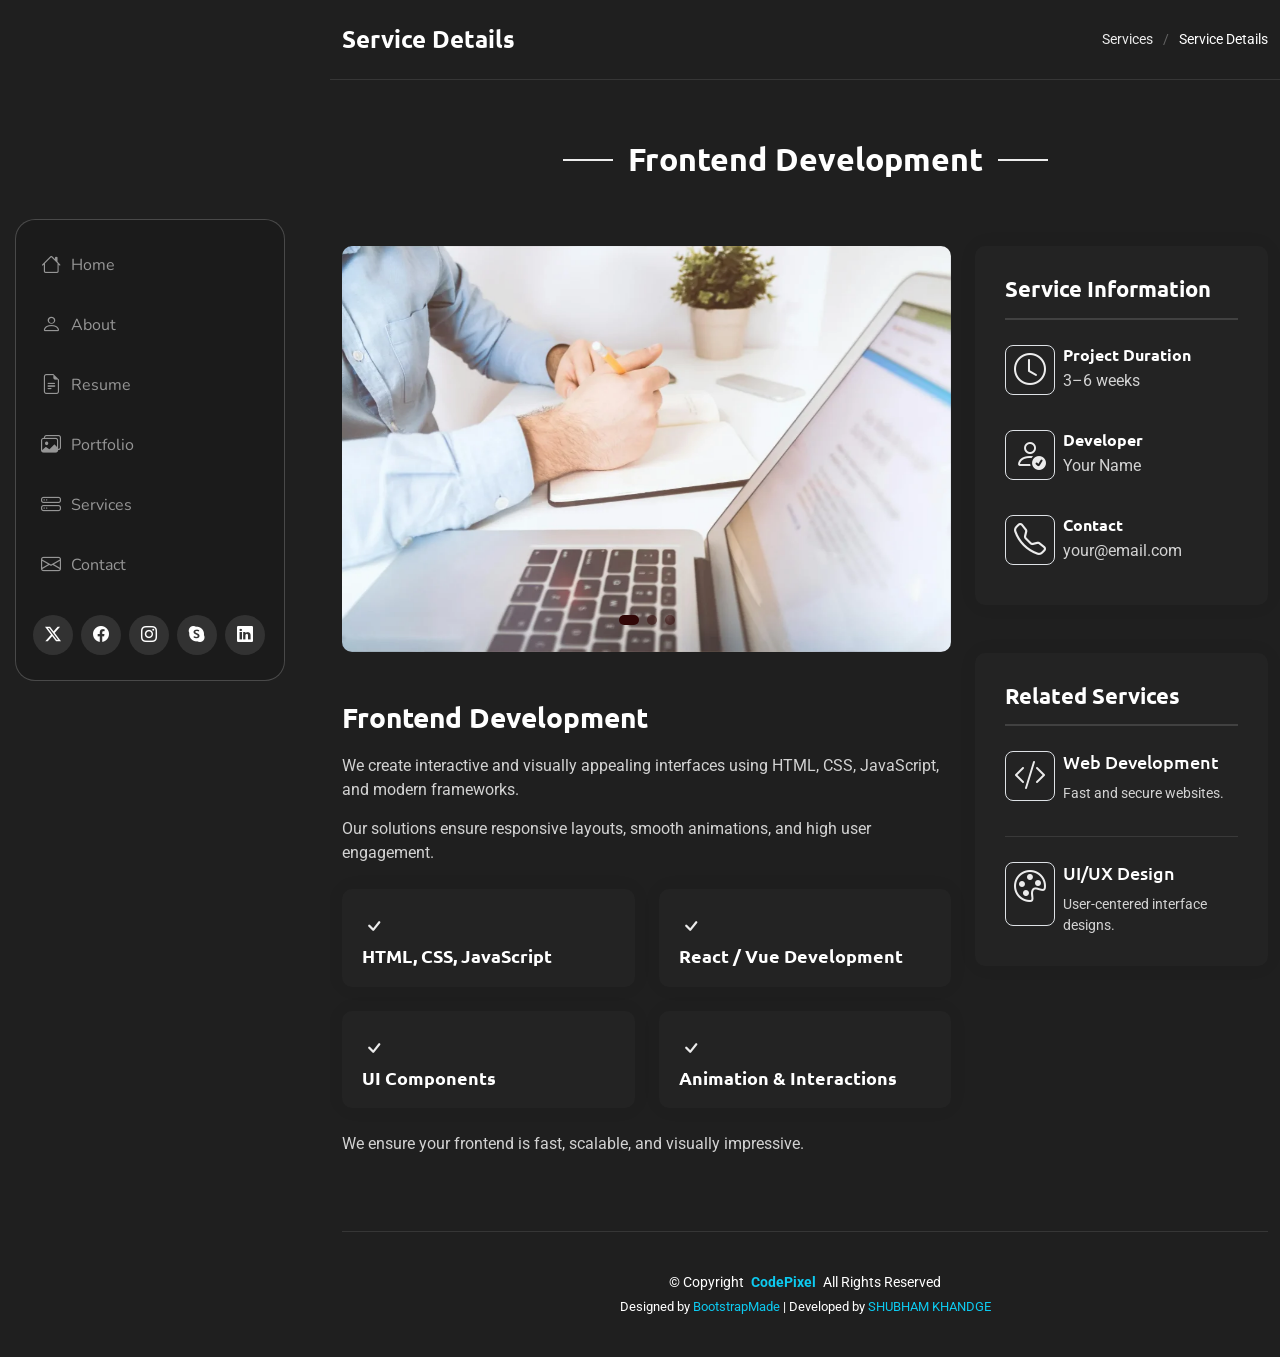
<file: frontend-development.html>
<!DOCTYPE html>
<html lang="en">

<head>
    <meta charset="utf-8">
    <meta content="width=device-width, initial-scale=1.0" name="viewport">
    <title>Frontend Development - CodePixel Portfolio</title>
    <meta name="description" content="">
    <meta name="keywords" content="">

    <!-- Favicons -->
    <link href="assets/img/favicon.png" rel="icon">
    <link href="assets/img/apple-touch-icon.png" rel="apple-touch-icon">

    <!-- Fonts -->
    <link href="https://fonts.googleapis.com" rel="preconnect">
    <link href="https://fonts.gstatic.com" rel="preconnect" crossorigin>
    <link
        href="https://fonts.googleapis.com/css2?family=Roboto:ital,wght@0,100;0,300;0,400;0,500;0,700;0,900;1,100;1,300;1,400;1,500;1,700;1,900&family=Ubuntu:ital,wght@0,300;0,400;0,500;0,700;1,300;1,400;1,500;1,700&family=Nunito:ital,wght@0,200;0,300;0,400;0,500;0,600;0,700;0,800;0,900;1,200;1,300;1,400;1,500;1,600;1,700;1,800;1,900&display=swap"
        rel="stylesheet">

    <!-- Vendor CSS Files -->
    <link href="assets/vendor/bootstrap/css/bootstrap.min.css" rel="stylesheet">
    <link href="assets/vendor/bootstrap-icons/bootstrap-icons.css" rel="stylesheet">
    <link href="assets/vendor/aos/aos.css" rel="stylesheet">
    <link href="assets/vendor/glightbox/css/glightbox.min.css" rel="stylesheet">
    <link href="assets/vendor/swiper/swiper-bundle.min.css" rel="stylesheet">

    <!-- Main CSS File -->
    <link href="assets/css/main.css" rel="stylesheet">

    <!-- =======================================================
  * Template Name: SnapFolio
  * Template URL: https://bootstrapmade.com/snapfolio-bootstrap-portfolio-template/
  * Updated: Jul 21 2025 with Bootstrap v5.3.7
  * Author: BootstrapMade.com
  * License: https://bootstrapmade.com/license/
  ======================================================== -->
</head>

<body class="service-details-page">

    <header id="header" class="header dark-background d-flex flex-column justify-content-center">
        <i class="header-toggle d-xl-none bi bi-list"></i>

        <div class="header-container d-flex flex-column align-items-start">
            <nav id="navmenu" class="navmenu">
                <ul>
                    <li><a href="index.html#hero"><i class="bi bi-house navicon"></i>Home</a></li>
                    <li><a href="index.html#about"><i class="bi bi-person navicon"></i> About</a></li>
                    <li><a href="index.html#resume"><i class="bi bi-file-earmark-text navicon"></i> Resume</a></li>
                    <li><a href="index.html#portfolio"><i class="bi bi-images navicon"></i> Portfolio</a></li>
                    <li><a href="index.html#services"><i class="bi bi-hdd-stack navicon"></i> Services</a></li>
                    <!-- <li class="dropdown"><a href="#"><i class="bi bi-menu-button navicon"></i> <span>Dropdown</span> <i
                                class="bi bi-chevron-down toggle-dropdown"></i></a>
                        <ul>
                            <li><a href="#">Dropdown 1</a></li>
                            <li class="dropdown"><a href="#"><span>Deep Dropdown</span> <i
                                        class="bi bi-chevron-down toggle-dropdown"></i></a>
                                <ul>
                                    <li><a href="#">Deep Dropdown 1</a></li>
                                    <li><a href="#">Deep Dropdown 2</a></li>
                                    <li><a href="#">Deep Dropdown 3</a></li>
                                    <li><a href="#">Deep Dropdown 4</a></li>
                                    <li><a href="#">Deep Dropdown 5</a></li>
                                </ul>
                            </li>
                            <li><a href="#">Dropdown 2</a></li>
                            <li><a href="#">Dropdown 3</a></li>
                            <li><a href="#">Dropdown 4</a></li>
                        </ul>
                    </li> -->
                    <li><a href="#contact"><i class="bi bi-envelope navicon"></i> Contact</a></li>
                </ul>
            </nav>

            <div class="social-links text-center">
                <a href="#" class="twitter"><i class="bi bi-twitter-x"></i></a>
                <a href="#" class="facebook"><i class="bi bi-facebook"></i></a>
                <a href="#" class="instagram"><i class="bi bi-instagram"></i></a>
                <a href="#" class="google-plus"><i class="bi bi-skype"></i></a>
                <a href="#" class="linkedin"><i class="bi bi-linkedin"></i></a>
            </div>

        </div>

    </header>

    <main class="main">

        <!-- Page Title -->
        <div class="page-title dark-background">
            <div class="container d-lg-flex justify-content-between align-items-center">
                <h1 class="mb-2 mb-lg-0">Service Details</h1>
                <nav class="breadcrumbs">
                    <ol>
                        <li><a href="index.html#services">Services</a></li>
                        <li class="current">Service Details</li>
                    </ol>
                </nav>
            </div>
        </div><!-- End Page Title -->

        <!-- Service Details Section -->
        <section id="service-details" class="service-details section">
            <div class="container" data-aos="fade-up" data-aos-delay="100">
                <div class="section-title" data-aos="fade-up">
                    <h2>Frontend Development</h2>
                </div>
                <div class="row gy-4">

                    <div class="col-lg-8">
                        <div class="service-details-slider swiper init-swiper">
                            <script type="application/json" class="swiper-config">
                                {
                                "loop": true,
                                "speed": 600,
                                "autoplay": {"delay":5000},
                                "slidesPerView":1,
                                "pagination":{"el":".swiper-pagination","type":"bullets","clickable":true}
                                }
                            </script>          
                            <div class="swiper-wrapper align-items-center">
                                <div class="swiper-slide">
                                    <img src="assets/img/services/services-1.webp" alt="" class="img-fluid" loading="lazy">
                                </div>
                                <div class="swiper-slide">
                                    <img src="assets/img/services/services-2.webp" alt="" class="img-fluid" loading="lazy">
                                </div>
                                <div class="swiper-slide">
                                    <img src="assets/img/services/services-3.webp" alt="" class="img-fluid" loading="lazy">
                                </div>
                            </div>
                            <div class="swiper-pagination"></div>
                        </div>

                        <div class="content mt-5">
                            <h3>Frontend Development</h3>
                            <p>We create interactive and visually appealing interfaces using HTML, CSS, JavaScript, and
                                modern frameworks.</p>
                            <p>Our solutions ensure responsive layouts, smooth animations, and high user engagement.</p>

                            <div class="features mt-4">
                                <div class="row gy-4">
                                    <div class="col-md-6">
                                        <div class="feature-box"><i class="bi bi-check"></i>
                                            <h4>HTML, CSS, JavaScript</h4>
                                        </div>
                                    </div>
                                    <div class="col-md-6">
                                        <div class="feature-box"><i class="bi bi-check"></i>
                                            <h4>React / Vue Development</h4>
                                        </div>
                                    </div>
                                    <div class="col-md-6">
                                        <div class="feature-box"><i class="bi bi-check"></i>
                                            <h4>UI Components</h4>
                                        </div>
                                    </div>
                                    <div class="col-md-6">
                                        <div class="feature-box"><i class="bi bi-check"></i>
                                            <h4>Animation & Interactions</h4>
                                        </div>
                                    </div>
                                </div>
                            </div>

                            <p class="mt-4">We ensure your frontend is fast, scalable, and visually impressive.</p>
                        </div>
                    </div>

                    <div class="col-lg-4">
                        <div class="service-info">
                            <h4>Service Information</h4>
                            <div class="info-item d-flex"><i class="bi bi-clock px-2 fs-2 border rounded-3"></i>
                                <div class="box px-2">
                                    <h5>Project Duration</h5>
                                    <p>3–6 weeks</p>
                                </div>
                            </div>
                            <div class="info-item d-flex"><i class="bi bi-person-check px-2 fs-2 border rounded-3"></i>
                                <div class="box px-2">
                                    <h5>Developer</h5>
                                    <p>Your Name</p>
                                </div>
                            </div>
                            <div class="info-item d-flex"><i class="bi bi-telephone px-2 fs-2 border rounded-3"></i>
                                <div class="box px-2">
                                    <h5>Contact</h5>
                                    <p>your@email.com</p>
                                </div>
                            </div>
                        </div>

                        <div class="related-services mt-5">
                            <h4>Related Services</h4>
                            <div class="service-item d-flex"><i class="bi bi-code-slash px-2 fs-2 border rounded-3"></i>
                                <div class="box px-2">
                                    <h5><a href="web-development.html">Web Development</a></h5>
                                    <p>Fast and secure websites.</p>
                                </div>
                            </div>
                            <div class="service-item d-flex"><i class="bi bi-palette px-2 fs-2 border rounded-3"></i>
                                <div class="box px-2">
                                    <h5><a href="ui-ux-design.html">UI/UX Design</a></h5>
                                    <p>User-centered interface designs.</p>
                                </div>
                            </div>
                        </div>
                    </div>

                </div>
            </div>
        </section>
        <!-- /Service Details Section -->

    </main>

    <footer id="footer" class="footer position-relative">
        <div class="container">
            <div class="copyright text-center ">
                <p>© <span>Copyright</span> <strong class="px-1 sitename text-info">CodePixel</strong> <span>All Rights
                        Reserved</span></p>
            </div>
            <div class="credits">
                <!-- All the links in the footer should remain intact. -->
                <!-- You can delete the links only if you've purchased the pro version. -->
                <!-- Licensing information: https://bootstrapmade.com/license/ -->
                <!-- Purchase the pro version with working PHP/AJAX contact form: [buy-url] -->
                Designed by <a href="https://bootstrapmade.com/" class="text-info">BootstrapMade</a> | Developed by <a
                    href="https://shubhamkhandge.com/" class="text-uppercase text-info">Shubham Khandge</a>
            </div>
        </div>
    </footer>

    <!-- Scroll Top -->
    <a href="#" id="scroll-top" class="scroll-top d-flex align-items-center justify-content-center"><i
            class="bi bi-arrow-up-short"></i></a>

    <!-- Preloader -->
    <div id="preloader"></div>

    <!-- Vendor JS Files -->
    <script src="assets/vendor/bootstrap/js/bootstrap.bundle.min.js"></script>
    <script src="assets/vendor/php-email-form/validate.js"></script>
    <script src="assets/vendor/aos/aos.js"></script>
    <script src="assets/vendor/typed.js/typed.umd.js"></script>
    <script src="assets/vendor/purecounter/purecounter_vanilla.js"></script>
    <script src="assets/vendor/waypoints/noframework.waypoints.js"></script>
    <script src="assets/vendor/isotope-layout/isotope.pkgd.min.js"></script>
    <script src="assets/vendor/imagesloaded/imagesloaded.pkgd.min.js"></script>
    <script src="assets/vendor/glightbox/js/glightbox.min.js"></script>
    <script src="assets/vendor/swiper/swiper-bundle.min.js"></script>

    <!-- Main JS File -->
    <script src="assets/js/main.js"></script>

</body>

</html>
</file>
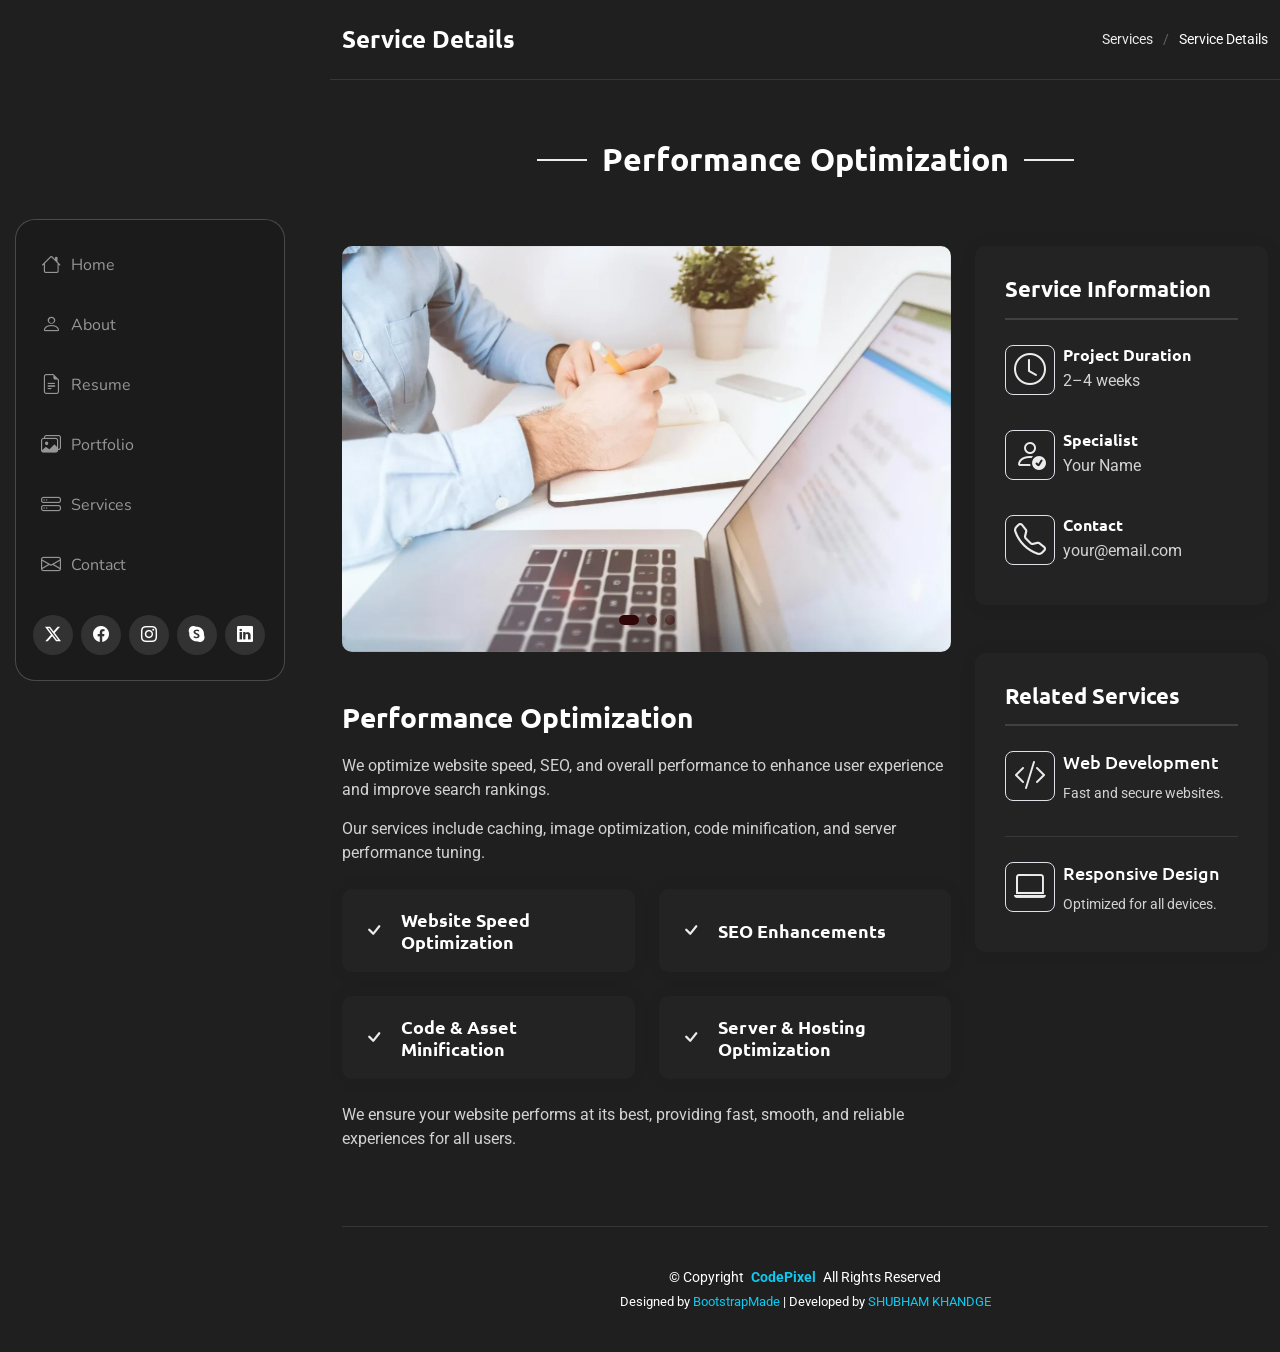
<file: performance-optimization.html>
<!DOCTYPE html>
<html lang="en">

<head>
    <meta charset="utf-8">
    <meta content="width=device-width, initial-scale=1.0" name="viewport">
    <title>Performance Optimization - CodePixel Portfolio</title>
    <meta name="description" content="">
    <meta name="keywords" content="">

    <!-- Favicons -->
    <link href="assets/img/favicon.png" rel="icon">
    <link href="assets/img/apple-touch-icon.png" rel="apple-touch-icon">

    <!-- Fonts -->
    <link href="https://fonts.googleapis.com" rel="preconnect">
    <link href="https://fonts.gstatic.com" rel="preconnect" crossorigin>
    <link
        href="https://fonts.googleapis.com/css2?family=Roboto:ital,wght@0,100;0,300;0,400;0,500;0,700;0,900;1,100;1,300;1,400;1,500;1,700;1,900&family=Ubuntu:ital,wght@0,300;0,400;0,500;0,700;1,300;1,400;1,500;1,700&family=Nunito:ital,wght@0,200;0,300;0,400;0,500;0,600;0,700;0,800;0,900;1,200;1,300;1,400;1,500;1,600;1,700;1,800;1,900&display=swap"
        rel="stylesheet">

    <!-- Vendor CSS Files -->
    <link href="assets/vendor/bootstrap/css/bootstrap.min.css" rel="stylesheet">
    <link href="assets/vendor/bootstrap-icons/bootstrap-icons.css" rel="stylesheet">
    <link href="assets/vendor/aos/aos.css" rel="stylesheet">
    <link href="assets/vendor/glightbox/css/glightbox.min.css" rel="stylesheet">
    <link href="assets/vendor/swiper/swiper-bundle.min.css" rel="stylesheet">

    <!-- Main CSS File -->
    <link href="assets/css/main.css" rel="stylesheet">

    <!-- =======================================================
  * Template Name: SnapFolio
  * Template URL: https://bootstrapmade.com/snapfolio-bootstrap-portfolio-template/
  * Updated: Jul 21 2025 with Bootstrap v5.3.7
  * Author: BootstrapMade.com
  * License: https://bootstrapmade.com/license/
  ======================================================== -->
</head>

<body class="service-details-page">

    <header id="header" class="header dark-background d-flex flex-column justify-content-center">
        <i class="header-toggle d-xl-none bi bi-list"></i>

        <div class="header-container d-flex flex-column align-items-start">
            <nav id="navmenu" class="navmenu">
                <ul>
                    <li><a href="index.html#hero"><i class="bi bi-house navicon"></i>Home</a></li>
                    <li><a href="index.html#about"><i class="bi bi-person navicon"></i> About</a></li>
                    <li><a href="index.html#resume"><i class="bi bi-file-earmark-text navicon"></i> Resume</a></li>
                    <li><a href="index.html#portfolio"><i class="bi bi-images navicon"></i> Portfolio</a></li>
                    <li><a href="index.html#services"><i class="bi bi-hdd-stack navicon"></i> Services</a></li>
                    <!-- <li class="dropdown"><a href="#"><i class="bi bi-menu-button navicon"></i> <span>Dropdown</span> <i
                                class="bi bi-chevron-down toggle-dropdown"></i></a>
                        <ul>
                            <li><a href="#">Dropdown 1</a></li>
                            <li class="dropdown"><a href="#"><span>Deep Dropdown</span> <i
                                        class="bi bi-chevron-down toggle-dropdown"></i></a>
                                <ul>
                                    <li><a href="#">Deep Dropdown 1</a></li>
                                    <li><a href="#">Deep Dropdown 2</a></li>
                                    <li><a href="#">Deep Dropdown 3</a></li>
                                    <li><a href="#">Deep Dropdown 4</a></li>
                                    <li><a href="#">Deep Dropdown 5</a></li>
                                </ul>
                            </li>
                            <li><a href="#">Dropdown 2</a></li>
                            <li><a href="#">Dropdown 3</a></li>
                            <li><a href="#">Dropdown 4</a></li>
                        </ul>
                    </li> -->
                    <li><a href="#contact"><i class="bi bi-envelope navicon"></i> Contact</a></li>
                </ul>
            </nav>

            <div class="social-links text-center">
                <a href="#" class="twitter"><i class="bi bi-twitter-x"></i></a>
                <a href="#" class="facebook"><i class="bi bi-facebook"></i></a>
                <a href="#" class="instagram"><i class="bi bi-instagram"></i></a>
                <a href="#" class="google-plus"><i class="bi bi-skype"></i></a>
                <a href="#" class="linkedin"><i class="bi bi-linkedin"></i></a>
            </div>

        </div>

    </header>

    <main class="main">

        <!-- Page Title -->
        <div class="page-title dark-background">
            <div class="container d-lg-flex justify-content-between align-items-center">
                <h1 class="mb-2 mb-lg-0">Service Details</h1>
                <nav class="breadcrumbs">
                    <ol>
                        <li><a href="index.html#services">Services</a></li>
                        <li class="current">Service Details</li>
                    </ol>
                </nav>
            </div>
        </div><!-- End Page Title -->

        <!-- Service Details Section -->
        <section id="service-details" class="service-details section">
            <div class="container" data-aos="fade-up" data-aos-delay="100">
                <div class="section-title" data-aos="fade-up">
                    <h2>Performance Optimization</h2>
                </div>
                <div class="row gy-4">

                    <div class="col-lg-8">
                        <div class="service-details-slider swiper init-swiper">
                            <script type="application/json" class="swiper-config">
                                {
                                "loop": true,
                                "speed": 600,
                                "autoplay": {"delay":5000},
                                "slidesPerView":1,
                                "pagination":{"el":".swiper-pagination","type":"bullets","clickable":true}
                                }
                            </script>
                            <div class="swiper-wrapper align-items-center">
                                <div class="swiper-slide">
                                    <img src="assets/img/services/services-1.webp" alt="" class="img-fluid" loading="lazy">
                                </div>
                                <div class="swiper-slide">
                                    <img src="assets/img/services/services-2.webp" alt="" class="img-fluid" loading="lazy">
                                </div>
                                <div class="swiper-slide">
                                    <img src="assets/img/services/services-3.webp" alt="" class="img-fluid" loading="lazy">
                                </div>
                            </div>
                            <div class="swiper-pagination"></div>
                        </div>

                        <div class="content mt-5">
                            <h3>Performance Optimization</h3>
                            <p>We optimize website speed, SEO, and overall performance to enhance user experience and
                                improve search rankings.</p>
                            <p>Our services include caching, image optimization, code minification, and server
                                performance tuning.</p>

                            <div class="features mt-4">
                                <div class="row gy-4">
                                    <div class="col-md-6">
                                        <div class="feature-box d-flex align-items-center"><i class="bi bi-check"></i>
                                            <h4>Website Speed Optimization</h4>
                                        </div>
                                    </div>
                                    <div class="col-md-6">
                                        <div class="feature-box d-flex align-items-center"><i class="bi bi-check"></i>
                                            <h4>SEO Enhancements</h4>
                                        </div>
                                    </div>
                                    <div class="col-md-6">
                                        <div class="feature-box d-flex align-items-center"><i class="bi bi-check"></i>
                                            <h4>Code & Asset Minification</h4>
                                        </div>
                                    </div>
                                    <div class="col-md-6">
                                        <div class="feature-box d-flex align-items-center"><i class="bi bi-check"></i>
                                            <h4>Server & Hosting Optimization</h4>
                                        </div>
                                    </div>
                                </div>
                            </div>

                            <p class="mt-4">We ensure your website performs at its best, providing fast, smooth, and
                                reliable experiences for all users.</p>
                        </div>
                    </div>

                    <div class="col-lg-4">
                        <div class="service-info">
                            <h4>Service Information</h4>
                            <div class="info-item d-flex"><i class="bi bi-clock px-2 fs-2 border rounded-3"></i>
                                <div class="box px-2">
                                    <h5>Project Duration</h5>
                                    <p>2–4 weeks</p>
                                </div>
                            </div>
                            <div class="info-item d-flex"><i class="bi bi-person-check px-2 fs-2 border rounded-3"></i>
                                <div class="box px-2">
                                    <h5>Specialist</h5>
                                    <p>Your Name</p>
                                </div>
                            </div>
                            <div class="info-item d-flex"><i class="bi bi-telephone px-2 fs-2 border rounded-3"></i>
                                <div class="box px-2">
                                    <h5>Contact</h5>
                                    <p>your@email.com</p>
                                </div>
                            </div>
                        </div>

                        <div class="related-services mt-5">
                            <h4>Related Services</h4>
                            <div class="service-item d-flex"><i class="bi bi-code-slash px-2 fs-2 border rounded-3"></i>
                                <div class="box px-2">
                                    <h5><a href="web-development.html">Web Development</a></h5>
                                    <p>Fast and secure websites.</p>
                                </div>
                            </div>
                            <div class="service-item d-flex"><i class="bi bi-laptop px-2 fs-2 border rounded-3"></i>
                                <div class="box px-2">
                                    <h5><a href="responsive-design.html">Responsive Design</a></h5>
                                    <p>Optimized for all devices.</p>
                                </div>
                            </div>
                        </div>
                    </div>

                </div>
            </div>
        </section>
        <!-- /Service Details Section -->

    </main>

    <footer id="footer" class="footer position-relative">
        <div class="container">
            <div class="copyright text-center ">
                <p>© <span>Copyright</span> <strong class="px-1 sitename text-info">CodePixel</strong> <span>All Rights
                        Reserved</span></p>
            </div>
            <div class="credits">
                <!-- All the links in the footer should remain intact. -->
                <!-- You can delete the links only if you've purchased the pro version. -->
                <!-- Licensing information: https://bootstrapmade.com/license/ -->
                <!-- Purchase the pro version with working PHP/AJAX contact form: [buy-url] -->
                Designed by <a href="https://bootstrapmade.com/" class="text-info">BootstrapMade</a> | Developed by <a
                    href="https://shubhamkhandge.com/" class="text-uppercase text-info">Shubham Khandge</a>
            </div>
        </div>
    </footer>

    <!-- Scroll Top -->
    <a href="#" id="scroll-top" class="scroll-top d-flex align-items-center justify-content-center"><i
            class="bi bi-arrow-up-short"></i></a>

    <!-- Preloader -->
    <div id="preloader"></div>

    <!-- Vendor JS Files -->
    <script src="assets/vendor/bootstrap/js/bootstrap.bundle.min.js"></script>
    <script src="assets/vendor/php-email-form/validate.js"></script>
    <script src="assets/vendor/aos/aos.js"></script>
    <script src="assets/vendor/typed.js/typed.umd.js"></script>
    <script src="assets/vendor/purecounter/purecounter_vanilla.js"></script>
    <script src="assets/vendor/waypoints/noframework.waypoints.js"></script>
    <script src="assets/vendor/isotope-layout/isotope.pkgd.min.js"></script>
    <script src="assets/vendor/imagesloaded/imagesloaded.pkgd.min.js"></script>
    <script src="assets/vendor/glightbox/js/glightbox.min.js"></script>
    <script src="assets/vendor/swiper/swiper-bundle.min.js"></script>

    <!-- Main JS File -->
    <script src="assets/js/main.js"></script>

</body>

</html>
</file>
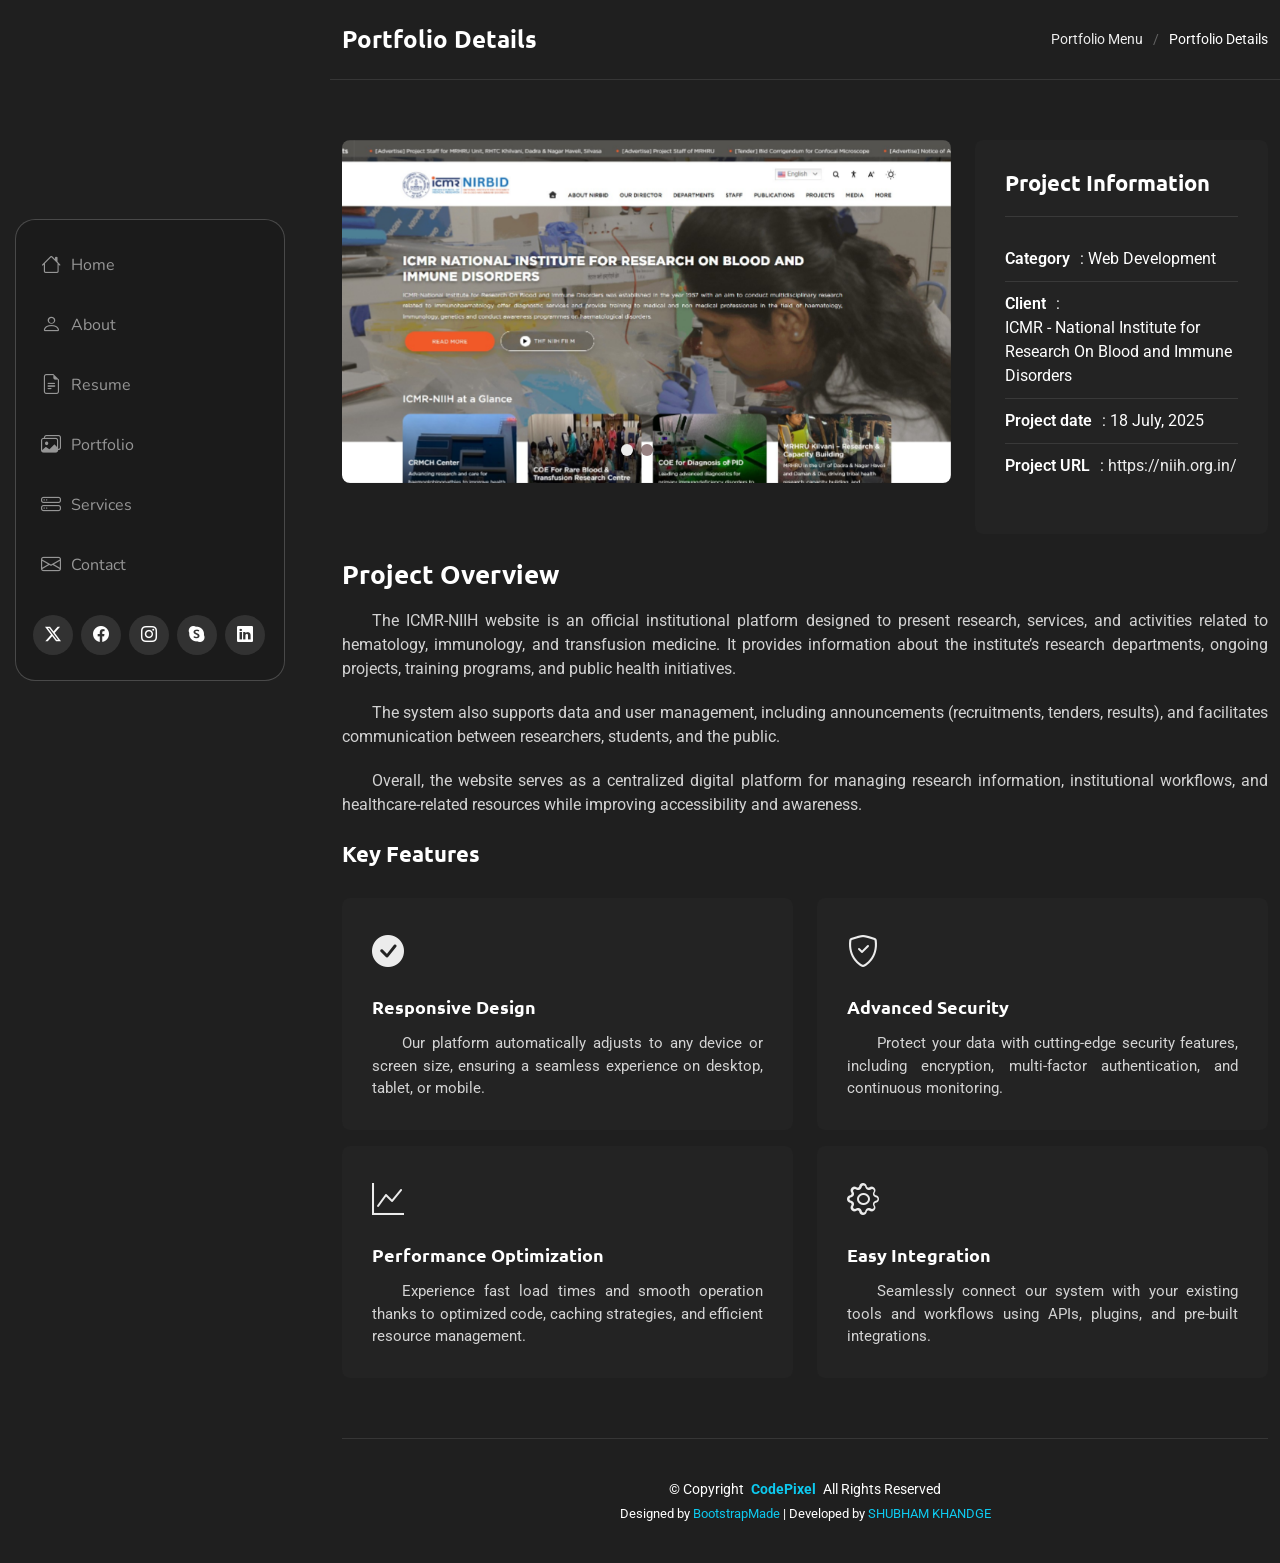
<file: portfolio-details.html>
<!DOCTYPE html>
<html lang="en">

<head>
  <meta charset="utf-8">
  <meta content="width=device-width, initial-scale=1.0" name="viewport">
  <title>Portfolio Details - CodePixel Portfolio</title>
  <meta name="description" content="">
  <meta name="keywords" content="">

  <!-- Favicons -->
  <link href="assets/img/favicon.png" rel="icon">
  <link href="assets/img/apple-touch-icon.png" rel="apple-touch-icon">

  <!-- Fonts -->
  <link href="https://fonts.googleapis.com" rel="preconnect">
  <link href="https://fonts.gstatic.com" rel="preconnect" crossorigin>
  <link href="https://fonts.googleapis.com/css2?family=Roboto:ital,wght@0,100;0,300;0,400;0,500;0,700;0,900;1,100;1,300;1,400;1,500;1,700;1,900&family=Ubuntu:ital,wght@0,300;0,400;0,500;0,700;1,300;1,400;1,500;1,700&family=Nunito:ital,wght@0,200;0,300;0,400;0,500;0,600;0,700;0,800;0,900;1,200;1,300;1,400;1,500;1,600;1,700;1,800;1,900&display=swap" rel="stylesheet">

  <!-- Vendor CSS Files -->
  <link href="assets/vendor/bootstrap/css/bootstrap.min.css" rel="stylesheet">
  <link href="assets/vendor/bootstrap-icons/bootstrap-icons.css" rel="stylesheet">
  <link href="assets/vendor/aos/aos.css" rel="stylesheet">
  <link href="assets/vendor/glightbox/css/glightbox.min.css" rel="stylesheet">
  <link href="assets/vendor/swiper/swiper-bundle.min.css" rel="stylesheet">

  <!-- Main CSS File -->
  <link href="assets/css/main.css" rel="stylesheet">

  <!-- =======================================================
  * Template Name: SnapFolio
  * Template URL: https://bootstrapmade.com/snapfolio-bootstrap-portfolio-template/
  * Updated: Jul 21 2025 with Bootstrap v5.3.7
  * Author: BootstrapMade.com
  * License: https://bootstrapmade.com/license/
  ======================================================== -->
</head>

<body class="portfolio-details-page">

  <header id="header" class="header dark-background d-flex flex-column justify-content-center">
    <i class="header-toggle d-xl-none bi bi-list"></i>

    <div class="header-container d-flex flex-column align-items-start">
      <nav id="navmenu" class="navmenu">
        <ul>
          <li><a href="index.html#hero"><i class="bi bi-house navicon"></i>Home</a></li>
          <li><a href="index.html#about"><i class="bi bi-person navicon"></i> About</a></li>
          <li><a href="index.html#resume"><i class="bi bi-file-earmark-text navicon"></i> Resume</a></li>
          <li><a href="index.html#portfolio"><i class="bi bi-images navicon"></i> Portfolio</a></li>
          <li><a href="index.html#services"><i class="bi bi-hdd-stack navicon"></i> Services</a></li>
          <!-- <li class="dropdown"><a href="#"><i class="bi bi-menu-button navicon"></i> <span>Dropdown</span> <i class="bi bi-chevron-down toggle-dropdown"></i></a>
            <ul>
              <li><a href="#">Dropdown 1</a></li>
              <li class="dropdown"><a href="#"><span>Deep Dropdown</span> <i class="bi bi-chevron-down toggle-dropdown"></i></a>
                <ul>
                  <li><a href="#">Deep Dropdown 1</a></li>
                  <li><a href="#">Deep Dropdown 2</a></li>
                  <li><a href="#">Deep Dropdown 3</a></li>
                  <li><a href="#">Deep Dropdown 4</a></li>
                  <li><a href="#">Deep Dropdown 5</a></li>
                </ul>
              </li>
              <li><a href="#">Dropdown 2</a></li>
              <li><a href="#">Dropdown 3</a></li>
              <li><a href="#">Dropdown 4</a></li>
            </ul>
          </li> -->
          <li><a href="#contact"><i class="bi bi-envelope navicon"></i> Contact</a></li>
        </ul>
      </nav>

      <div class="social-links text-center">
        <a href="#" class="twitter"><i class="bi bi-twitter-x"></i></a>
        <a href="#" class="facebook"><i class="bi bi-facebook"></i></a>
        <a href="#" class="instagram"><i class="bi bi-instagram"></i></a>
        <a href="#" class="google-plus"><i class="bi bi-skype"></i></a>
        <a href="#" class="linkedin"><i class="bi bi-linkedin"></i></a>
      </div>

    </div>

  </header>

  <main class="main">

    <!-- Page Title -->
    <div class="page-title dark-background">
      <div class="container d-lg-flex justify-content-between align-items-center">
        <h1 class="mb-2 mb-lg-0">Portfolio Details</h1>
        <nav class="breadcrumbs">
          <ol>
            <li><a href="index.html#portfolio">Portfolio Menu</a></li>
            <li class="current">Portfolio Details</li>
          </ol>
        </nav>
      </div>
    </div><!-- End Page Title -->

    <!-- Portfolio Details Section -->
    <section id="portfolio-details" class="portfolio-details section">

      <div class="container" data-aos="fade-up" data-aos-delay="100">

        <div class="row gy-4">

          <div class="col-lg-8">
            <div class="portfolio-details-slider swiper init-swiper">

              <script type="application/json" class="swiper-config">
                {
                  "loop": true,
                  "speed": 600,
                  "autoplay": {
                    "delay": 5000
                  },
                  "slidesPerView": "auto",
                  "pagination": {
                    "el": ".swiper-pagination",
                    "type": "bullets",
                    "clickable": true
                  }
                }
              </script>

              <div class="swiper-wrapper align-items-center">

                <div class="swiper-slide">
                  <img src="assets/img/portfolio/icmr-nirbid.jpg" alt="Portfolio Image" class="img-fluid" loading="lazy">
                </div>

                <div class="swiper-slide">
                  <img src="assets/img/portfolio/icmr-nirbid2.jpg" alt="Portfolio Image" class="img-fluid" loading="lazy">
                </div>

                <div class="swiper-slide">
                  <img src="assets/img/portfolio/icmr-nirbid3.jpg" alt="Portfolio Image" class="img-fluid" loading="lazy">
                </div>

              </div>
              <div class="swiper-pagination"></div>
            </div>
          </div>

          <div class="col-lg-4">
            <div class="portfolio-info" data-aos="fade-left" data-aos-delay="200">
              <h3>Project Information</h3>
              <ul>
                <li><strong>Category</strong>: Web Development</li>
                <li><strong>Client</strong>: <br>ICMR - National Institute for Research On Blood and Immune Disorders</li>
                <li><strong>Project date</strong>: 18 July, 2025</li>
                <li><strong>Project URL</strong>: <a href="https://niih.org.in/" target="_blank"> https://niih.org.in/</a></li>
              </ul>
            </div>
          </div>

          <div class="col-lg-12">
            <div class="portfolio-description" data-aos="fade-up" data-aos-delay="300">
              <h2>Project Overview</h2>
              <p>
                The ICMR-NIIH website is an official institutional platform designed to present research, services, and activities related to hematology, immunology, and transfusion medicine. 
                It provides information about the institute’s research departments, ongoing projects, training programs, and public health initiatives.
              </p>
              <p>
                The system also supports data and user management, including announcements (recruitments, tenders, results), and facilitates communication between researchers, students, and the public.
              </p>
              <p>
                Overall, the website serves as a centralized digital platform for managing research information, institutional workflows, and healthcare-related resources while improving accessibility and awareness.
              </p>

              <div class="features mt-4">
                <h3>Key Features</h3>
                <div class="row gy-3">
                  <!-- Responsive Design -->
                  <div class="col-md-6">
                    <article class="feature-item" data-aos="fade-up" data-aos-delay="400">
                      <i class="bi bi-check-circle-fill" aria-hidden="true"></i>
                      <h4>Responsive Design</h4>
                      <p>Our platform automatically adjusts to any device or screen size, ensuring a seamless experience on desktop, tablet, or mobile.</p>
                    </article>
                  </div>

                  <!-- Advanced Security -->
                  <div class="col-md-6">
                    <article class="feature-item" data-aos="fade-up" data-aos-delay="500">
                      <i class="bi bi-shield-check" aria-hidden="true"></i>
                      <h4>Advanced Security</h4>
                      <p>Protect your data with cutting-edge security features, including encryption, multi-factor authentication, and continuous monitoring.</p>
                    </article>
                  </div>

                  <!-- Performance Optimization -->
                  <div class="col-md-6">
                    <article class="feature-item" data-aos="fade-up" data-aos-delay="600">
                      <i class="bi bi-graph-up" aria-hidden="true"></i>
                      <h4>Performance Optimization</h4>
                      <p>Experience fast load times and smooth operation thanks to optimized code, caching strategies, and efficient resource management.</p>
                    </article>
                  </div>

                  <!-- Easy Integration -->
                  <div class="col-md-6">
                    <article class="feature-item" data-aos="fade-up" data-aos-delay="700">
                      <i class="bi bi-gear" aria-hidden="true"></i>
                      <h4>Easy Integration</h4>
                      <p>Seamlessly connect our system with your existing tools and workflows using APIs, plugins, and pre-built integrations.</p>
                    </article>
                  </div>
              </div>
            </div>
          </div>

        </div>

      </div>

    </section><!-- /Portfolio Details Section -->

  </main>

  <footer id="footer" class="footer position-relative">

    <div class="container">
      <div class="copyright text-center ">
        <p>© <span>Copyright</span> <strong class="px-1 sitename text-info">CodePixel</strong> <span>All Rights Reserved</span></p>
      </div>
      <div class="credits">
        <!-- All the links in the footer should remain intact. -->
        <!-- You can delete the links only if you've purchased the pro version. -->
        <!-- Licensing information: https://bootstrapmade.com/license/ -->
        <!-- Purchase the pro version with working PHP/AJAX contact form: [buy-url] -->
        Designed by <a href="https://bootstrapmade.com/" class="text-info">BootstrapMade</a> | Developed by <a href="https://shubhamkhandge.com/" class="text-uppercase text-info">Shubham Khandge</a>
      </div>
    </div>

  </footer>

  <!-- Scroll Top -->
  <a href="#" id="scroll-top" class="scroll-top d-flex align-items-center justify-content-center"><i class="bi bi-arrow-up-short"></i></a>

  <!-- Preloader -->
  <div id="preloader"></div>

  <!-- Vendor JS Files -->
  <script src="assets/vendor/bootstrap/js/bootstrap.bundle.min.js"></script>
  <script src="assets/vendor/php-email-form/validate.js"></script>
  <script src="assets/vendor/aos/aos.js"></script>
  <script src="assets/vendor/typed.js/typed.umd.js"></script>
  <script src="assets/vendor/purecounter/purecounter_vanilla.js"></script>
  <script src="assets/vendor/waypoints/noframework.waypoints.js"></script>
  <script src="assets/vendor/isotope-layout/isotope.pkgd.min.js"></script>
  <script src="assets/vendor/imagesloaded/imagesloaded.pkgd.min.js"></script>
  <script src="assets/vendor/glightbox/js/glightbox.min.js"></script>
  <script src="assets/vendor/swiper/swiper-bundle.min.js"></script>

  <!-- Main JS File -->
  <script src="assets/js/main.js"></script>

</body>

</html>
</file>
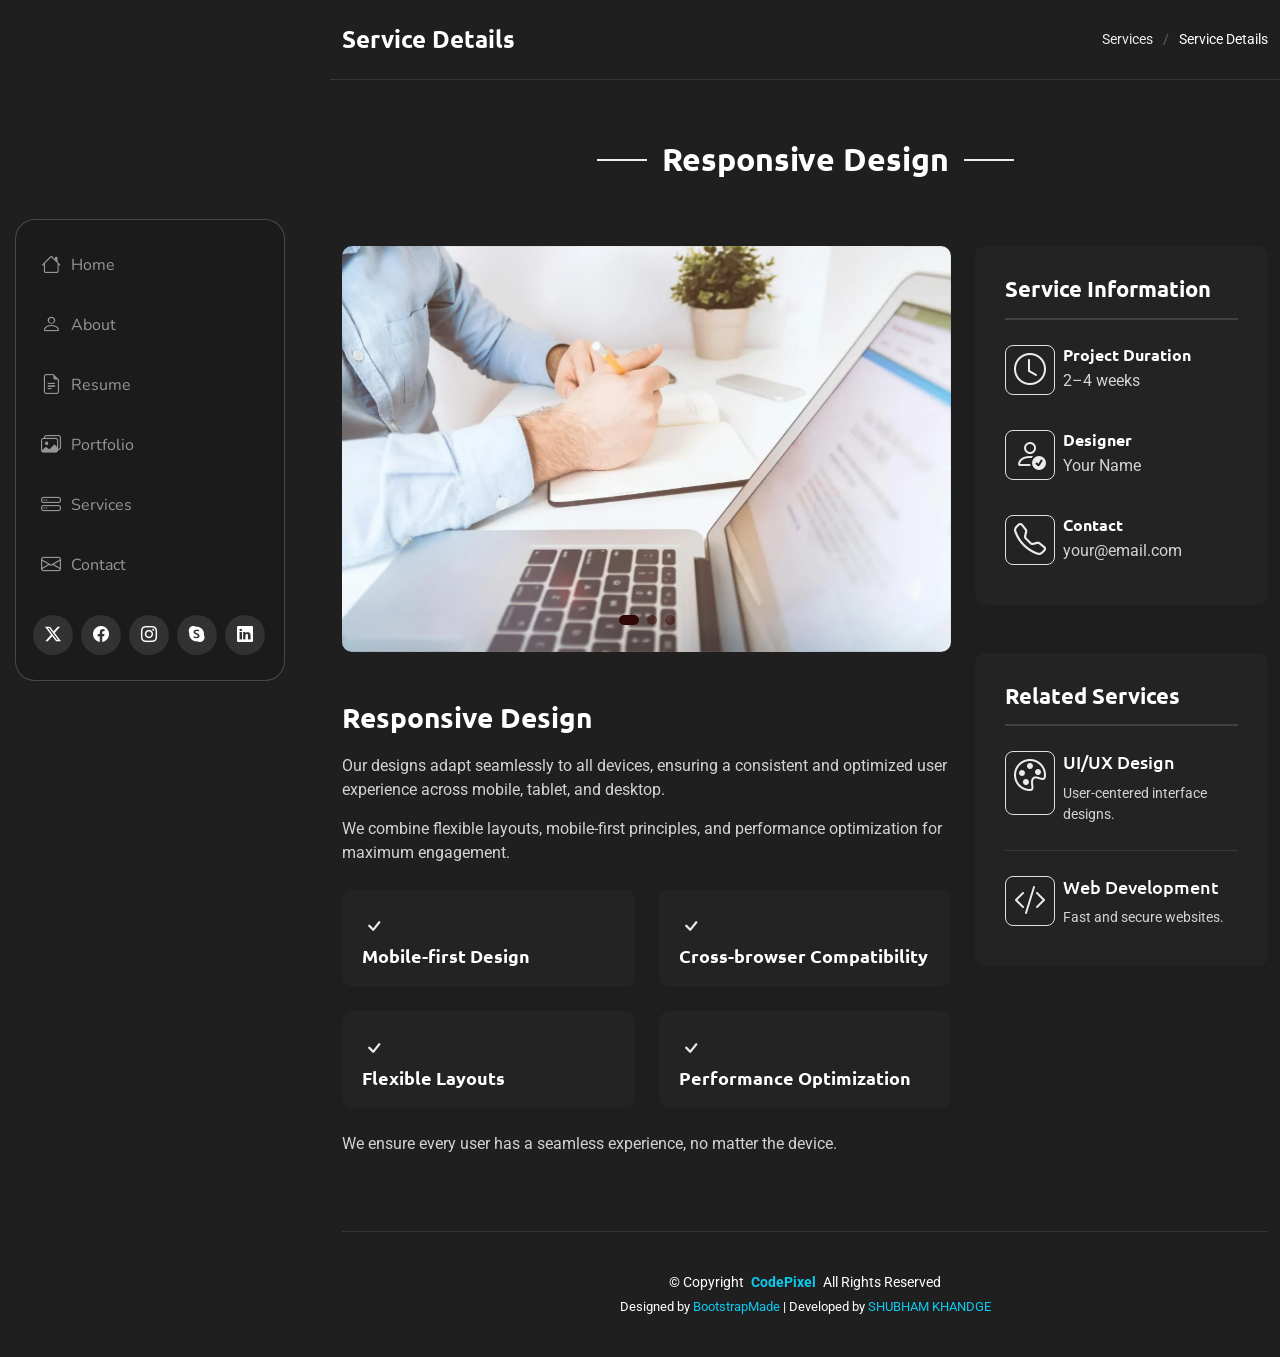
<file: responsive-design.html>
<!DOCTYPE html>
<html lang="en">

<head>
    <meta charset="utf-8">
    <meta content="width=device-width, initial-scale=1.0" name="viewport">
    <title>Responsive Design - CodePixel Portfolio</title>
    <meta name="description" content="">
    <meta name="keywords" content="">

    <!-- Favicons -->
    <link href="assets/img/favicon.png" rel="icon">
    <link href="assets/img/apple-touch-icon.png" rel="apple-touch-icon">

    <!-- Fonts -->
    <link href="https://fonts.googleapis.com" rel="preconnect">
    <link href="https://fonts.gstatic.com" rel="preconnect" crossorigin>
    <link
        href="https://fonts.googleapis.com/css2?family=Roboto:ital,wght@0,100;0,300;0,400;0,500;0,700;0,900;1,100;1,300;1,400;1,500;1,700;1,900&family=Ubuntu:ital,wght@0,300;0,400;0,500;0,700;1,300;1,400;1,500;1,700&family=Nunito:ital,wght@0,200;0,300;0,400;0,500;0,600;0,700;0,800;0,900;1,200;1,300;1,400;1,500;1,600;1,700;1,800;1,900&display=swap"
        rel="stylesheet">

    <!-- Vendor CSS Files -->
    <link href="assets/vendor/bootstrap/css/bootstrap.min.css" rel="stylesheet">
    <link href="assets/vendor/bootstrap-icons/bootstrap-icons.css" rel="stylesheet">
    <link href="assets/vendor/aos/aos.css" rel="stylesheet">
    <link href="assets/vendor/glightbox/css/glightbox.min.css" rel="stylesheet">
    <link href="assets/vendor/swiper/swiper-bundle.min.css" rel="stylesheet">

    <!-- Main CSS File -->
    <link href="assets/css/main.css" rel="stylesheet">

    <!-- =======================================================
  * Template Name: SnapFolio
  * Template URL: https://bootstrapmade.com/snapfolio-bootstrap-portfolio-template/
  * Updated: Jul 21 2025 with Bootstrap v5.3.7
  * Author: BootstrapMade.com
  * License: https://bootstrapmade.com/license/
  ======================================================== -->
</head>

<body class="service-details-page">

    <header id="header" class="header dark-background d-flex flex-column justify-content-center">
        <i class="header-toggle d-xl-none bi bi-list"></i>

        <div class="header-container d-flex flex-column align-items-start">
            <nav id="navmenu" class="navmenu">
                <ul>
                    <li><a href="index.html#hero"><i class="bi bi-house navicon"></i>Home</a></li>
                    <li><a href="index.html#about"><i class="bi bi-person navicon"></i> About</a></li>
                    <li><a href="index.html#resume"><i class="bi bi-file-earmark-text navicon"></i> Resume</a></li>
                    <li><a href="index.html#portfolio"><i class="bi bi-images navicon"></i> Portfolio</a></li>
                    <li><a href="index.html#services"><i class="bi bi-hdd-stack navicon"></i> Services</a></li>
                    <!-- <li class="dropdown"><a href="#"><i class="bi bi-menu-button navicon"></i> <span>Dropdown</span> <i
                                class="bi bi-chevron-down toggle-dropdown"></i></a>
                        <ul>
                            <li><a href="#">Dropdown 1</a></li>
                            <li class="dropdown"><a href="#"><span>Deep Dropdown</span> <i
                                        class="bi bi-chevron-down toggle-dropdown"></i></a>
                                <ul>
                                    <li><a href="#">Deep Dropdown 1</a></li>
                                    <li><a href="#">Deep Dropdown 2</a></li>
                                    <li><a href="#">Deep Dropdown 3</a></li>
                                    <li><a href="#">Deep Dropdown 4</a></li>
                                    <li><a href="#">Deep Dropdown 5</a></li>
                                </ul>
                            </li>
                            <li><a href="#">Dropdown 2</a></li>
                            <li><a href="#">Dropdown 3</a></li>
                            <li><a href="#">Dropdown 4</a></li>
                        </ul>
                    </li> -->
                    <li><a href="#contact"><i class="bi bi-envelope navicon"></i> Contact</a></li>
                </ul>
            </nav>

            <div class="social-links text-center">
                <a href="#" class="twitter"><i class="bi bi-twitter-x"></i></a>
                <a href="#" class="facebook"><i class="bi bi-facebook"></i></a>
                <a href="#" class="instagram"><i class="bi bi-instagram"></i></a>
                <a href="#" class="google-plus"><i class="bi bi-skype"></i></a>
                <a href="#" class="linkedin"><i class="bi bi-linkedin"></i></a>
            </div>

        </div>

    </header>

    <main class="main">

        <!-- Page Title -->
        <div class="page-title dark-background">
            <div class="container d-lg-flex justify-content-between align-items-center">
                <h1 class="mb-2 mb-lg-0">Service Details</h1>
                <nav class="breadcrumbs">
                    <ol>
                        <li><a href="index.html#services">Services</a></li>
                        <li class="current">Service Details</li>
                    </ol>
                </nav>
            </div>
        </div><!-- End Page Title -->

        <!-- Service Details Section -->
        <section id="service-details" class="service-details section">
            <div class="container" data-aos="fade-up" data-aos-delay="100">
                <div class="section-title" data-aos="fade-up">
                    <h2>Responsive Design</h2>
                </div>
                <div class="row gy-4">

                    <div class="col-lg-8">
                        <div class="service-details-slider swiper init-swiper">
                            <script type="application/json" class="swiper-config">
                                {
                                "loop": true,
                                "speed": 600,
                                "autoplay": {"delay":5000},
                                "slidesPerView":1,
                                "pagination":{"el":".swiper-pagination","type":"bullets","clickable":true}
                                }
                            </script>          
                            <div class="swiper-wrapper align-items-center">
                                <div class="swiper-slide">
                                    <img src="assets/img/services/services-1.webp" alt="" class="img-fluid" loading="lazy">
                                </div>
                                <div class="swiper-slide">
                                    <img src="assets/img/services/services-2.webp" alt="" class="img-fluid" loading="lazy">
                                </div>
                                <div class="swiper-slide">
                                    <img src="assets/img/services/services-3.webp" alt="" class="img-fluid" loading="lazy">
                                </div>
                            </div>
                            <div class="swiper-pagination"></div>
                        </div>

                        <div class="content mt-5">
                            <h3>Responsive Design</h3>
                            <p>Our designs adapt seamlessly to all devices, ensuring a consistent and optimized user
                                experience across mobile, tablet, and desktop.</p>
                            <p>We combine flexible layouts, mobile-first principles, and performance optimization for
                                maximum engagement.</p>

                            <div class="features mt-4">
                                <div class="row gy-4">
                                    <div class="col-md-6">
                                        <div class="feature-box"><i class="bi bi-check"></i>
                                            <h4>Mobile-first Design</h4>
                                        </div>
                                    </div>
                                    <div class="col-md-6">
                                        <div class="feature-box"><i class="bi bi-check"></i>
                                            <h4>Cross-browser Compatibility</h4>
                                        </div>
                                    </div>
                                    <div class="col-md-6">
                                        <div class="feature-box"><i class="bi bi-check"></i>
                                            <h4>Flexible Layouts</h4>
                                        </div>
                                    </div>
                                    <div class="col-md-6">
                                        <div class="feature-box"><i class="bi bi-check"></i>
                                            <h4>Performance Optimization</h4>
                                        </div>
                                    </div>
                                </div>
                            </div>

                            <p class="mt-4">We ensure every user has a seamless experience, no matter the device.</p>
                        </div>
                    </div>

                    <div class="col-lg-4">
                        <div class="service-info">
                            <h4>Service Information</h4>
                            <div class="info-item d-flex"><i class="bi bi-clock px-2 fs-2 border rounded-3"></i>
                                <div class="box px-2">
                                    <h5>Project Duration</h5>
                                    <p>2–4 weeks</p>
                                </div>
                            </div>
                            <div class="info-item d-flex"><i class="bi bi-person-check px-2 fs-2 border rounded-3"></i>
                                <div class="box px-2">
                                    <h5>Designer</h5>
                                    <p>Your Name</p>
                                </div>
                            </div>
                            <div class="info-item d-flex"><i class="bi bi-telephone px-2 fs-2 border rounded-3"></i>
                                <div class="box px-2">
                                    <h5>Contact</h5>
                                    <p>your@email.com</p>
                                </div>
                            </div>
                        </div>

                        <div class="related-services mt-5">
                            <h4>Related Services</h4>
                            <div class="service-item d-flex"><i class="bi bi-palette px-2 fs-2 border rounded-3"></i>
                                <div class="box px-2">
                                    <h5><a href="ui-ux-design.html">UI/UX Design</a></h5>
                                    <p>User-centered interface designs.</p>
                                </div>
                            </div>
                            <div class="service-item d-flex"><i class="bi bi-code-slash px-2 fs-2 border rounded-3"></i>
                                <div class="box px-2">
                                    <h5><a href="web-development.html">Web Development</a></h5>
                                    <p>Fast and secure websites.</p>
                                </div>
                            </div>
                        </div>
                    </div>

                </div>
            </div>
        </section>
        <!-- /Service Details Section -->

    </main>

    <footer id="footer" class="footer position-relative">
        <div class="container">
            <div class="copyright text-center ">
                <p>© <span>Copyright</span> <strong class="px-1 sitename text-info">CodePixel</strong> <span>All Rights
                        Reserved</span></p>
            </div>
            <div class="credits">
                <!-- All the links in the footer should remain intact. -->
                <!-- You can delete the links only if you've purchased the pro version. -->
                <!-- Licensing information: https://bootstrapmade.com/license/ -->
                <!-- Purchase the pro version with working PHP/AJAX contact form: [buy-url] -->
                Designed by <a href="https://bootstrapmade.com/" class="text-info">BootstrapMade</a> | Developed by <a
                    href="https://shubhamkhandge.com/" class="text-uppercase text-info">Shubham Khandge</a>
            </div>
        </div>
    </footer>

    <!-- Scroll Top -->
    <a href="#" id="scroll-top" class="scroll-top d-flex align-items-center justify-content-center"><i
            class="bi bi-arrow-up-short"></i></a>

    <!-- Preloader -->
    <div id="preloader"></div>

    <!-- Vendor JS Files -->
    <script src="assets/vendor/bootstrap/js/bootstrap.bundle.min.js"></script>
    <script src="assets/vendor/php-email-form/validate.js"></script>
    <script src="assets/vendor/aos/aos.js"></script>
    <script src="assets/vendor/typed.js/typed.umd.js"></script>
    <script src="assets/vendor/purecounter/purecounter_vanilla.js"></script>
    <script src="assets/vendor/waypoints/noframework.waypoints.js"></script>
    <script src="assets/vendor/isotope-layout/isotope.pkgd.min.js"></script>
    <script src="assets/vendor/imagesloaded/imagesloaded.pkgd.min.js"></script>
    <script src="assets/vendor/glightbox/js/glightbox.min.js"></script>
    <script src="assets/vendor/swiper/swiper-bundle.min.js"></script>

    <!-- Main JS File -->
    <script src="assets/js/main.js"></script>

</body>

</html>
</file>
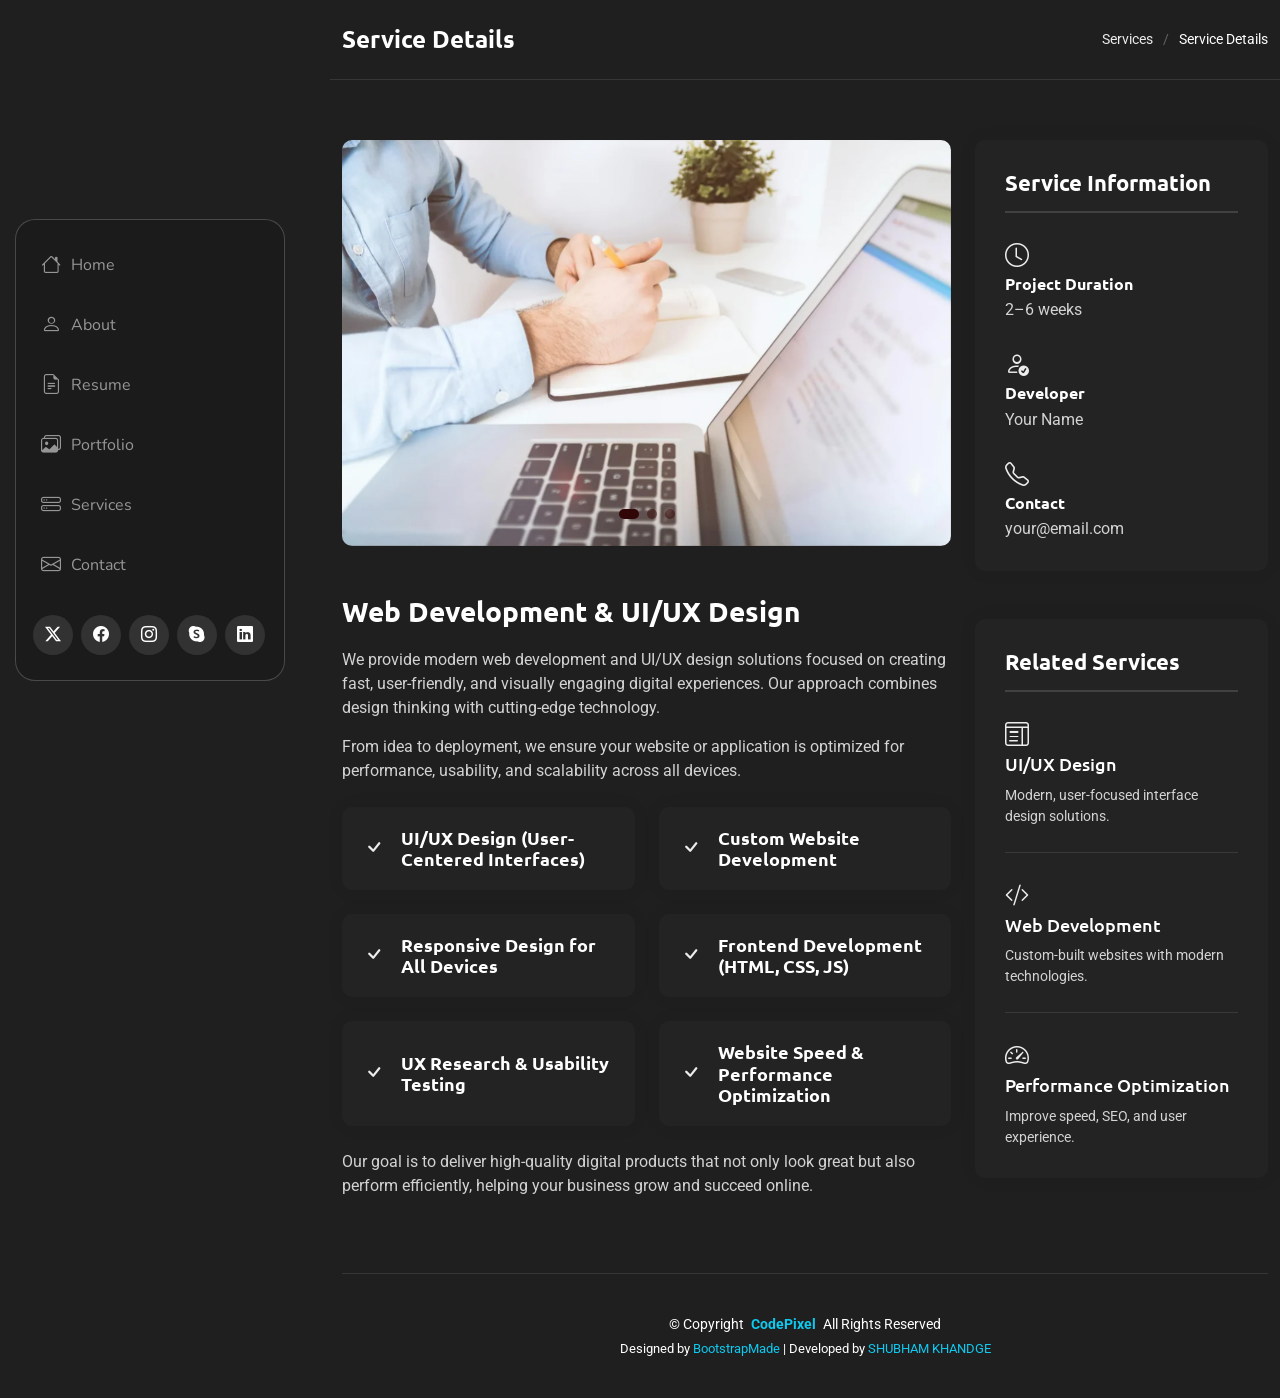
<file: service-details.html>
<!DOCTYPE html>
<html lang="en">

<head>
  <meta charset="utf-8">
  <meta content="width=device-width, initial-scale=1.0" name="viewport">
  <title>Service Details - CodePixel Portfolio</title>
  <meta name="description" content="">
  <meta name="keywords" content="">

  <!-- Favicons -->
  <link href="assets/img/favicon.png" rel="icon">
  <link href="assets/img/apple-touch-icon.png" rel="apple-touch-icon">

  <!-- Fonts -->
  <link href="https://fonts.googleapis.com" rel="preconnect">
  <link href="https://fonts.gstatic.com" rel="preconnect" crossorigin>
  <link
    href="https://fonts.googleapis.com/css2?family=Roboto:ital,wght@0,100;0,300;0,400;0,500;0,700;0,900;1,100;1,300;1,400;1,500;1,700;1,900&family=Ubuntu:ital,wght@0,300;0,400;0,500;0,700;1,300;1,400;1,500;1,700&family=Nunito:ital,wght@0,200;0,300;0,400;0,500;0,600;0,700;0,800;0,900;1,200;1,300;1,400;1,500;1,600;1,700;1,800;1,900&display=swap"
    rel="stylesheet">

  <!-- Vendor CSS Files -->
  <link href="assets/vendor/bootstrap/css/bootstrap.min.css" rel="stylesheet">
  <link href="assets/vendor/bootstrap-icons/bootstrap-icons.css" rel="stylesheet">
  <link href="assets/vendor/aos/aos.css" rel="stylesheet">
  <link href="assets/vendor/glightbox/css/glightbox.min.css" rel="stylesheet">
  <link href="assets/vendor/swiper/swiper-bundle.min.css" rel="stylesheet">

  <!-- Main CSS File -->
  <link href="assets/css/main.css" rel="stylesheet">

  <!-- =======================================================
  * Template Name: SnapFolio
  * Template URL: https://bootstrapmade.com/snapfolio-bootstrap-portfolio-template/
  * Updated: Jul 21 2025 with Bootstrap v5.3.7
  * Author: BootstrapMade.com
  * License: https://bootstrapmade.com/license/
  ======================================================== -->
</head>

<body class="service-details-page">

  <header id="header" class="header dark-background d-flex flex-column justify-content-center">
    <i class="header-toggle d-xl-none bi bi-list"></i>

    <div class="header-container d-flex flex-column align-items-start">
      <nav id="navmenu" class="navmenu">
        <ul>
          <li><a href="index.html#hero"><i class="bi bi-house navicon"></i>Home</a></li>
          <li><a href="index.html#about"><i class="bi bi-person navicon"></i> About</a></li>
          <li><a href="index.html#resume"><i class="bi bi-file-earmark-text navicon"></i> Resume</a></li>
          <li><a href="index.html#portfolio"><i class="bi bi-images navicon"></i> Portfolio</a></li>
          <li><a href="index.html#services"><i class="bi bi-hdd-stack navicon"></i> Services</a></li>
          <!-- <li class="dropdown"><a href="#"><i class="bi bi-menu-button navicon"></i> <span>Dropdown</span> <i
                class="bi bi-chevron-down toggle-dropdown"></i></a>
            <ul>
              <li><a href="#">Dropdown 1</a></li>
              <li class="dropdown"><a href="#"><span>Deep Dropdown</span> <i
                    class="bi bi-chevron-down toggle-dropdown"></i></a>
                <ul>
                  <li><a href="#">Deep Dropdown 1</a></li>
                  <li><a href="#">Deep Dropdown 2</a></li>
                  <li><a href="#">Deep Dropdown 3</a></li>
                  <li><a href="#">Deep Dropdown 4</a></li>
                  <li><a href="#">Deep Dropdown 5</a></li>
                </ul>
              </li>
              <li><a href="#">Dropdown 2</a></li>
              <li><a href="#">Dropdown 3</a></li>
              <li><a href="#">Dropdown 4</a></li>
            </ul>
          </li> -->
          <li><a href="#contact"><i class="bi bi-envelope navicon"></i> Contact</a></li>
        </ul>
      </nav>

      <div class="social-links text-center">
        <a href="#" class="twitter"><i class="bi bi-twitter-x"></i></a>
        <a href="#" class="facebook"><i class="bi bi-facebook"></i></a>
        <a href="#" class="instagram"><i class="bi bi-instagram"></i></a>
        <a href="#" class="google-plus"><i class="bi bi-skype"></i></a>
        <a href="#" class="linkedin"><i class="bi bi-linkedin"></i></a>
      </div>

    </div>

  </header>

  <main class="main">

    <!-- Page Title -->
    <div class="page-title dark-background">
      <div class="container d-lg-flex justify-content-between align-items-center">
        <h1 class="mb-2 mb-lg-0">Service Details</h1>
        <nav class="breadcrumbs">
          <ol>
            <li><a href="index.html#services">Services</a></li>
            <li class="current">Service Details</li>
          </ol>
        </nav>
      </div>
    </div><!-- End Page Title -->

    <!-- Service Details Section -->
    <!-- <section id="service-details" class="service-details section">

      <div class="container" data-aos="fade-up" data-aos-delay="100">

        <div class="row gy-4">

          <div class="col-lg-8">
            <div class="service-details-slider swiper init-swiper">
              <script type="application/json" class="swiper-config">
                {
                  "loop": true,
                  "speed": 600,
                  "autoplay": {
                    "delay": 5000
                  },
                  "slidesPerView": 1,
                  "pagination": {
                    "el": ".swiper-pagination",
                    "type": "bullets",
                    "clickable": true
                  }
                }
              </script>
              <div class="swiper-wrapper align-items-center">
                <div class="swiper-slide">
                  <img src="assets/img/services/services-1.webp" alt="" class="img-fluid" loading="lazy">
                </div>
                <div class="swiper-slide">
                  <img src="assets/img/services/services-2.webp" alt="" class="img-fluid" loading="lazy">
                </div>
                <div class="swiper-slide">
                  <img src="assets/img/services/services-3.webp" alt="" class="img-fluid" loading="lazy">
                </div>
              </div>
              <div class="swiper-pagination"></div>
            </div>

            <div class="content mt-5">
              <h3>Digital Marketing Solutions</h3>
              <p>
                Qui laudantium consequatur laborum sit qui ad sapiente dila parde sonata raqer a videna mareta paulona marka. Aut quiatem. Ut earum tempore quidem qui recusandae distinctio quo.
              </p>
              <p>
                Et officiis id est ad voluptates sint quia architecto aut soluta eum voluptatum rerum illo mara. Ut earum tempore quidem qui recusandae distinctio quo. Veniam maiores eos cumque distinctio.
              </p>

              <div class="features mt-4">
                <div class="row gy-4">
                  <div class="col-md-6" data-aos="fade-up" data-aos-delay="100">
                    <div class="feature-box d-flex align-items-center">
                      <i class="bi bi-check"></i>
                      <h4>Search Engine Optimization</h4>
                    </div>
                  </div>
                  <div class="col-md-6" data-aos="fade-up" data-aos-delay="200">
                    <div class="feature-box d-flex align-items-center">
                      <i class="bi bi-check"></i>
                      <h4>Social Media Marketing</h4>
                    </div>
                  </div>
                  <div class="col-md-6" data-aos="fade-up" data-aos-delay="300">
                    <div class="feature-box d-flex align-items-center">
                      <i class="bi bi-check"></i>
                      <h4>Content Marketing Strategy</h4>
                    </div>
                  </div>
                  <div class="col-md-6" data-aos="fade-up" data-aos-delay="400">
                    <div class="feature-box d-flex align-items-center">
                      <i class="bi bi-check"></i>
                      <h4>Email Marketing Campaigns</h4>
                    </div>
                  </div>
                </div>
              </div>

              <p class="mt-4">
                Ullamco laboris nisi ut aliquip ex ea commodo consequat. Duis aute irure dolor in reprehenderit in voluptate velit esse cillum dolore eu fugiat nulla pariatur. Excepteur sint occaecat cupidatat non proident.
              </p>
            </div>
          </div>

          <div class="col-lg-4">
            <div class="service-info">
              <h4>Service Information</h4>
              <div class="info-item">
                <i class="bi bi-clock"></i>
                <h5>Project Duration</h5>
                <p>3-6 months</p>
              </div>
              <div class="info-item">
                <i class="bi bi-person-check"></i>
                <h5>Project Manager</h5>
                <p>Sarah Johnson</p>
              </div>
              <div class="info-item">
                <i class="bi bi-telephone"></i>
                <h5>Contact Support</h5>
                <p>+1 (555) 123-4567</p>
              </div>
            </div>

            <div class="related-services mt-5">
              <h4>Related Services</h4>
              <div class="service-item">
                <i class="bi bi-bar-chart"></i>
                <h5><a href="#">Business Analytics</a></h5>
                <p>Aut suscipit aut cum nemo deleniti aut omnis. Doloribus ut maiores omnis facere</p>
              </div>
              <div class="service-item">
                <i class="bi bi-briefcase"></i>
                <h5><a href="#">Business Consulting</a></h5>
                <p>Sit sint consectetur velit quisquam cupiditate impedit suscipit alias</p>
              </div>
              <div class="service-item">
                <i class="bi bi-graph-up"></i>
                <h5><a href="#">Financial Planning</a></h5>
                <p>Sed perspiciatis omnis iste natus error sit voluptatem doloremque</p>
              </div>
            </div>
          </div>

        </div>

      </div>

    </section> -->
    
    <section id="service-details" class="service-details section">

      <div class="container" data-aos="fade-up" data-aos-delay="100">

        <div class="row gy-4">

          <div class="col-lg-8">
            <div class="service-details-slider swiper init-swiper">
              <script type="application/json" class="swiper-config">
            {
              "loop": true,
              "speed": 600,
              "autoplay": {
                "delay": 5000
              },
              "slidesPerView": 1,
              "pagination": {
                "el": ".swiper-pagination",
                "type": "bullets",
                "clickable": true
              }
            }
          </script>

              <div class="swiper-wrapper align-items-center">
                <div class="swiper-slide">
                  <img src="assets/img/services/services-1.webp" alt="" class="img-fluid" loading="lazy">
                </div>
                <div class="swiper-slide">
                  <img src="assets/img/services/services-2.webp" alt="" class="img-fluid" loading="lazy">
                </div>
                <div class="swiper-slide">
                  <img src="assets/img/services/services-3.webp" alt="" class="img-fluid" loading="lazy">
                </div>
              </div>
              <div class="swiper-pagination"></div>
            </div>

            <div class="content mt-5">
              <h3>Web Development & UI/UX Design</h3>

              <p>
                We provide modern web development and UI/UX design solutions focused on creating fast, user-friendly,
                and visually engaging digital experiences. Our approach combines design thinking with cutting-edge
                technology.
              </p>

              <p>
                From idea to deployment, we ensure your website or application is optimized for performance, usability,
                and scalability across all devices.
              </p>

              <div class="features mt-4">
                <div class="row gy-4">

                  <div class="col-md-6">
                    <div class="feature-box d-flex align-items-center">
                      <i class="bi bi-check"></i>
                      <h4>UI/UX Design (User-Centered Interfaces)</h4>
                    </div>
                  </div>

                  <div class="col-md-6">
                    <div class="feature-box d-flex align-items-center">
                      <i class="bi bi-check"></i>
                      <h4>Custom Website Development</h4>
                    </div>
                  </div>

                  <div class="col-md-6">
                    <div class="feature-box d-flex align-items-center">
                      <i class="bi bi-check"></i>
                      <h4>Responsive Design for All Devices</h4>
                    </div>
                  </div>

                  <div class="col-md-6">
                    <div class="feature-box d-flex align-items-center">
                      <i class="bi bi-check"></i>
                      <h4>Frontend Development (HTML, CSS, JS)</h4>
                    </div>
                  </div>

                  <div class="col-md-6">
                    <div class="feature-box d-flex align-items-center">
                      <i class="bi bi-check"></i>
                      <h4>UX Research & Usability Testing</h4>
                    </div>
                  </div>

                  <div class="col-md-6">
                    <div class="feature-box d-flex align-items-center">
                      <i class="bi bi-check"></i>
                      <h4>Website Speed & Performance Optimization</h4>
                    </div>
                  </div>

                </div>
              </div>

              <p class="mt-4">
                Our goal is to deliver high-quality digital products that not only look great but also perform
                efficiently, helping your business grow and succeed online.
              </p>
            </div>
          </div>

          <div class="col-lg-4">
            <div class="service-info">
              <h4>Service Information</h4>

              <div class="info-item">
                <i class="bi bi-clock"></i>
                <h5>Project Duration</h5>
                <p>2–6 weeks</p>
              </div>

              <div class="info-item">
                <i class="bi bi-person-check"></i>
                <h5>Developer</h5>
                <p>Your Name</p>
              </div>

              <div class="info-item">
                <i class="bi bi-telephone"></i>
                <h5>Contact</h5>
                <p>your@email.com</p>
              </div>
            </div>

            <div class="related-services mt-5">
              <h4>Related Services</h4>

              <div class="service-item">
                <i class="bi bi-layout-text-window"></i>
                <h5><a href="#">UI/UX Design</a></h5>
                <p>Modern, user-focused interface design solutions.</p>
              </div>

              <div class="service-item">
                <i class="bi bi-code-slash"></i>
                <h5><a href="#">Web Development</a></h5>
                <p>Custom-built websites with modern technologies.</p>
              </div>

              <div class="service-item">
                <i class="bi bi-speedometer2"></i>
                <h5><a href="#">Performance Optimization</a></h5>
                <p>Improve speed, SEO, and user experience.</p>
              </div>

            </div>
          </div>

        </div>

      </div>

    </section>
    <!-- /Service Details Section -->

  </main>

  <footer id="footer" class="footer position-relative">
    <div class="container">
      <div class="copyright text-center ">
        <p>© <span>Copyright</span> <strong class="px-1 sitename text-info">CodePixel</strong> <span>All Rights
            Reserved</span></p>
      </div>
      <div class="credits">
        <!-- All the links in the footer should remain intact. -->
        <!-- You can delete the links only if you've purchased the pro version. -->
        <!-- Licensing information: https://bootstrapmade.com/license/ -->
        <!-- Purchase the pro version with working PHP/AJAX contact form: [buy-url] -->
        Designed by <a href="https://bootstrapmade.com/" class="text-info">BootstrapMade</a> | Developed by <a
          href="https://shubhamkhandge.com/" class="text-uppercase text-info">Shubham Khandge</a>
      </div>
    </div>
  </footer>

  <!-- Scroll Top -->
  <a href="#" id="scroll-top" class="scroll-top d-flex align-items-center justify-content-center"><i
      class="bi bi-arrow-up-short"></i></a>

  <!-- Preloader -->
  <div id="preloader"></div>

  <!-- Vendor JS Files -->
  <script src="assets/vendor/bootstrap/js/bootstrap.bundle.min.js"></script>
  <script src="assets/vendor/php-email-form/validate.js"></script>
  <script src="assets/vendor/aos/aos.js"></script>
  <script src="assets/vendor/typed.js/typed.umd.js"></script>
  <script src="assets/vendor/purecounter/purecounter_vanilla.js"></script>
  <script src="assets/vendor/waypoints/noframework.waypoints.js"></script>
  <script src="assets/vendor/isotope-layout/isotope.pkgd.min.js"></script>
  <script src="assets/vendor/imagesloaded/imagesloaded.pkgd.min.js"></script>
  <script src="assets/vendor/glightbox/js/glightbox.min.js"></script>
  <script src="assets/vendor/swiper/swiper-bundle.min.js"></script>

  <!-- Main JS File -->
  <script src="assets/js/main.js"></script>

</body>

</html>
</file>
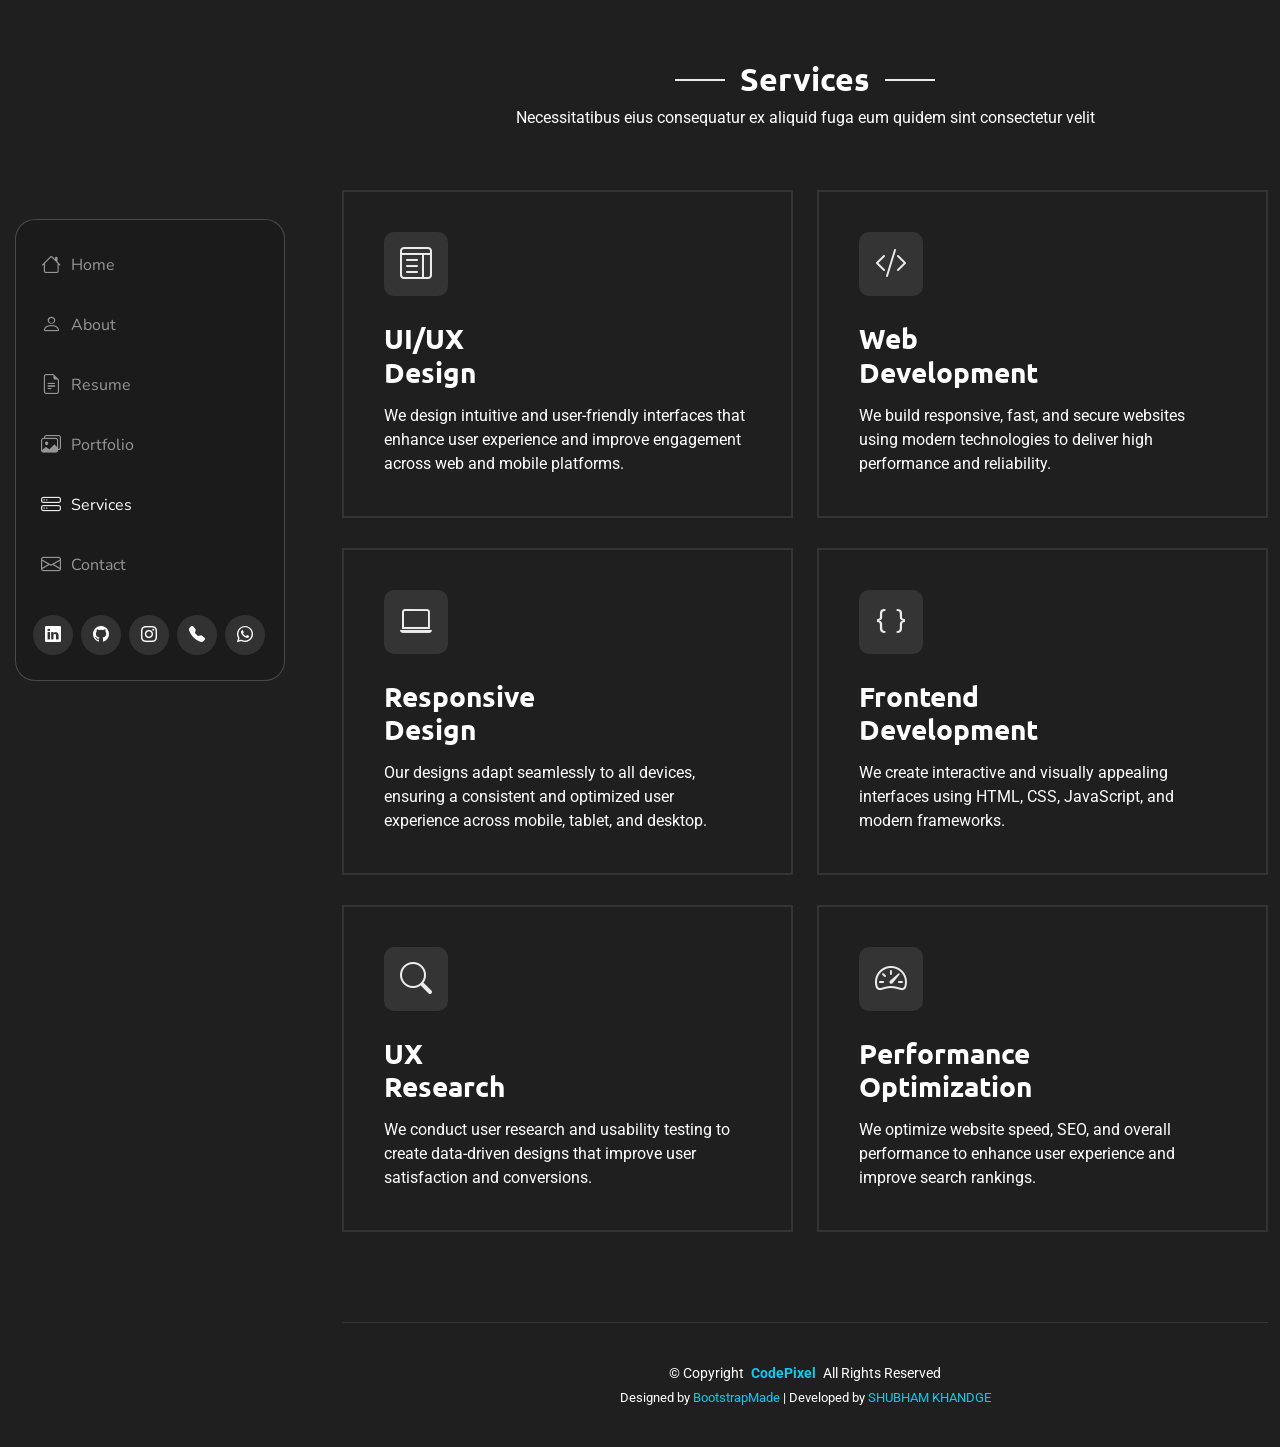
<file: services.html>
<!DOCTYPE html>
<html lang="en">

<head>
    <meta charset="utf-8">
    <meta content="width=device-width, initial-scale=1.0" name="viewport">
    <title>Index - CodePixel Portfolio</title>
    <meta name="description" content="">
    <meta name="keywords" content="">

    <!-- Favicons -->
    <link href="assets/img/favicon.png" rel="icon">
    <link href="assets/img/apple-touch-icon.png" rel="apple-touch-icon">

    <!-- Fonts -->
    <link href="https://fonts.googleapis.com" rel="preconnect">
    <link href="https://fonts.gstatic.com" rel="preconnect" crossorigin>
    <link
        href="https://fonts.googleapis.com/css2?family=Roboto:ital,wght@0,100;0,300;0,400;0,500;0,700;0,900;1,100;1,300;1,400;1,500;1,700;1,900&family=Ubuntu:ital,wght@0,300;0,400;0,500;0,700;1,300;1,400;1,500;1,700&family=Nunito:ital,wght@0,200;0,300;0,400;0,500;0,600;0,700;0,800;0,900;1,200;1,300;1,400;1,500;1,600;1,700;1,800;1,900&display=swap"
        rel="stylesheet">

    <!-- Vendor CSS Files -->
    <link href="assets/vendor/bootstrap/css/bootstrap.min.css" rel="stylesheet">
    <link href="assets/vendor/bootstrap-icons/bootstrap-icons.css" rel="stylesheet">
    <link href="assets/vendor/aos/aos.css" rel="stylesheet">
    <link href="assets/vendor/glightbox/css/glightbox.min.css" rel="stylesheet">
    <link href="assets/vendor/swiper/swiper-bundle.min.css" rel="stylesheet">

    <!-- Main CSS File -->
    <link href="assets/css/main.css" rel="stylesheet">

    <!-- =======================================================
  * Template Name: SnapFolio
  * Template URL: https://bootstrapmade.com/snapfolio-bootstrap-portfolio-template/
  * Updated: Jul 21 2025 with Bootstrap v5.3.7
  * Author: BootstrapMade.com
  * License: https://bootstrapmade.com/license/
  ======================================================== -->
</head>

<body class="index-page">

    <header id="header" class="header dark-background d-flex flex-column justify-content-center">
        <i class="header-toggle d-xl-none bi bi-list"></i>

        <div class="header-container d-flex flex-column align-items-start">
            <nav id="navmenu" class="navmenu">
                <ul>
                    <li><a href="index.html#hero" class="active"><i class="bi bi-house navicon"></i>Home</a></li>
                    <li><a href="index.html#about"><i class="bi bi-person navicon"></i> About</a></li>
                    <li><a href="index.html#resume"><i class="bi bi-file-earmark-text navicon"></i> Resume</a></li>
                    <li><a href="index.html#portfolio"><i class="bi bi-images navicon"></i> Portfolio</a></li>
                    <li><a href="index.html#services"><i class="bi bi-hdd-stack navicon"></i> Services</a></li>
                    <!-- <li class="dropdown"><a href="#"><i class="bi bi-menu-button navicon"></i> <span>Dropdown</span> <i
                                class="bi bi-chevron-down toggle-dropdown"></i></a>
                        <ul>
                            <li><a href="#">Dropdown 1</a></li>
                            <li class="dropdown"><a href="#"><span>Deep Dropdown</span> <i
                                        class="bi bi-chevron-down toggle-dropdown"></i></a>
                                <ul>
                                    <li><a href="#">Deep Dropdown 1</a></li>
                                    <li><a href="#">Deep Dropdown 2</a></li>
                                    <li><a href="#">Deep Dropdown 3</a></li>
                                    <li><a href="#">Deep Dropdown 4</a></li>
                                    <li><a href="#">Deep Dropdown 5</a></li>
                                </ul>
                            </li>
                            <li><a href="#">Dropdown 2</a></li>
                            <li><a href="#">Dropdown 3</a></li>
                            <li><a href="#">Dropdown 4</a></li>
                        </ul>
                    </li> -->
                    <li><a href="#contact"><i class="bi bi-envelope navicon"></i> Contact</a></li>
                </ul>
            </nav>

            <div class="social-links text-center">
                <!-- <a href="#" class="twitter"><i class="bi bi-twitter-x"></i></a>
                <a href="#" class="facebook"><i class="bi bi-facebook"></i></a>
                <a href="#" class="instagram"><i class="bi bi-instagram"></i></a>
                <a href="#" class="google-plus"><i class="bi bi-skype"></i></a>
                <a href="#" class="linkedin"><i class="bi bi-linkedin"></i></a> -->
                <a href="https://www.linkedin.com/in/shubham-khandge/"><i class="bi bi-linkedin"></i></a>
                <a href="https://github.com/shubhamkhandge"><i class="bi bi-github"></i></a>
                <a href="https://www.instagram.com/_its_shubham_khandge/"><i class="bi bi-instagram"></i></a>
                <a href="tel:+91 7972759973"><i class="bi bi-telephone-fill"></i></a>
                <a href="https://wa.me/917972759973" target="_blank"><i class="bi bi-whatsapp"></i></a>
                <!-- <a href="https://x.com/SKhandge28"><i class="bi bi-twitter-x"></i></a> -->
                <!-- <a href="https://www.facebook.com/shubham.khandge.7/"><i class="bi bi-facebook"></i></a> -->
            </div>

        </div>

    </header>

    <main class="main">
        <!-- Services Section -->
        <section id="services" class="services section">
            <!-- Section Title -->
            <div class="container section-title" data-aos="fade-up">
                <h2>Services</h2>
                <p>Necessitatibus eius consequatur ex aliquid fuga eum quidem sint consectetur velit</p>
            </div>
            <!-- End Section Title -->

            <div class="container" data-aos="fade-up" data-aos-delay="100">

                <!-- <div class="service-header">
                    <div class="row align-items-center">
                        <div class="col-lg-8 col-md-12">
                            <div class="service-intro">
                                <h2 class="service-heading">
                                    <div>Innovative business</div>
                                    <div><span>performance solutions</span></div>
                                </h2>
                            </div>
                        </div>
                        <div class="col-lg-4 col-md-12">
                            <div class="service-summary">
                                <p>
                                    We integrate forward-thinking strategies, creative approaches, and state-of-the-art
                                    technologies to deliver exceptional customer experiences that drive growth and
                                    engage target markets.
                                </p>
                                <a href="services.html" class="service-btn">
                                    View All Services
                                    <i class="bi bi-arrow-right"></i>
                                </a>
                            </div>
                        </div>
                    </div>
                </div> -->

                <!-- <div class="row justify-content-center">
                    <div class="col-lg-6 col-md-6" data-aos="fade-up" data-aos-delay="100">
                        <div class="service-card position-relative z-1">
                            <div class="service-icon">
                                <i class="bi bi-palette"></i>
                            </div>
                            <a href="service-details.html"
                                class="card-action d-flex align-items-center justify-content-center rounded-circle">
                                <i class="bi bi-arrow-up-right"></i>
                            </a>
                            <h3>
                                <a href="service-details.html">
                                    Creative <span>branding</span>
                                </a>
                            </h3>
                            <p>
                                We craft strong, memorable brand identities that connect with your audience and clearly
                                communicate your business values.
                            </p>
                        </div>
                    </div>
                    <div class="col-lg-6 col-md-6" data-aos="fade-up" data-aos-delay="200">
                        <div class="service-card position-relative z-1">
                            <div class="service-icon">
                                <i class="bi bi-gem"></i>
                            </div>
                            <a href="service-details.html"
                                class="card-action d-flex align-items-center justify-content-center rounded-circle">
                                <i class="bi bi-arrow-up-right"></i>
                            </a>
                            <h3>
                                <a href="service-details.html">
                                    Design <span>systems</span>
                                </a>
                            </h3>
                            <p>
                                Our team develops scalable and consistent design systems that ensure a seamless user
                                experience across all platforms.
                            </p>
                        </div>
                    </div>
                    <div class="col-lg-6 col-md-6" data-aos="fade-up" data-aos-delay="300">
                        <div class="service-card position-relative z-1">
                            <div class="service-icon">
                                <i class="bi bi-megaphone"></i>
                            </div>
                            <a href="service-details.html"
                                class="card-action d-flex align-items-center justify-content-center rounded-circle">
                                <i class="bi bi-arrow-up-right"></i>
                            </a>
                            <h3>
                                <a href="service-details.html">
                                    Marketing <span>strategies</span>
                                </a>
                            </h3>
                            <p>
                                We create data-driven marketing strategies that boost visibility, attract the right
                                customers, and maximize return on investment.
                            </p>
                        </div>
                    </div>
                    <div class="col-lg-6 col-md-6" data-aos="fade-up" data-aos-delay="100">
                        <div class="service-card position-relative z-1">
                            <div class="service-icon">
                                <i class="bi bi-code-slash"></i>
                            </div>
                            <a href="service-details.html"
                                class="card-action d-flex align-items-center justify-content-center rounded-circle">
                                <i class="bi bi-arrow-up-right"></i>
                            </a>
                            <h3>
                                <a href="service-details.html">
                                    Digital <span>platforms</span>
                                </a>
                            </h3>
                            <p>
                                We build modern, high-performance digital platforms tailored to your business needs,
                                ensuring reliability and user engagement.
                            </p>
                        </div>
                    </div>
                    <div class="col-lg-6 col-md-6" data-aos="fade-up" data-aos-delay="200">
                        <div class="service-card position-relative z-1">
                            <div class="service-icon">
                                <i class="bi bi-graph-up"></i>
                            </div>
                            <a href="service-details.html"
                                class="card-action d-flex align-items-center justify-content-center rounded-circle">
                                <i class="bi bi-arrow-up-right"></i>
                            </a>
                            <h3>
                                <a href="service-details.html">
                                    Growth <span>acceleration</span>
                                </a>
                            </h3>
                            <p>
                                Our growth solutions focus on optimizing performance, increasing conversions, and
                                scaling your business effectively.
                            </p>
                        </div>
                    </div>
                    <div class="col-lg-6 col-md-6" data-aos="fade-up" data-aos-delay="300">
                        <div class="service-card position-relative z-1">
                            <div class="service-icon">
                                <i class="bi bi-camera-video"></i>
                            </div>
                            <a href="service-details.html"
                                class="card-action d-flex align-items-center justify-content-center rounded-circle">
                                <i class="bi bi-arrow-up-right"></i>
                            </a>
                            <h3>
                                <a href="service-details.html">
                                    Media <span>solutions</span>
                                </a>
                            </h3>
                            <p>
                                We provide impactful media production and content solutions that enhance your brand
                                presence and storytelling.
                            </p>
                        </div>
                    </div>
                </div> -->

                <div class="row justify-content-center">
                    <div class="col-lg-6 col-md-6" data-aos="fade-up" data-aos-delay="100">
                        <div class="service-card position-relative z-1">
                            <div class="service-icon">
                                <i class="bi bi-layout-text-window"></i>
                            </div>
                            <a href="service-details.html"
                                class="card-action d-flex align-items-center justify-content-center rounded-circle">
                                <i class="bi bi-arrow-up-right"></i>
                            </a>
                            <h3>
                                <a href="service-details.html">
                                    UI/UX <span>Design</span>
                                </a>
                            </h3>
                            <p>
                                We design intuitive and user-friendly interfaces that enhance user experience and
                                improve engagement across web and mobile platforms.
                            </p>
                        </div>
                    </div>

                    <div class="col-lg-6 col-md-6" data-aos="fade-up" data-aos-delay="200">
                        <div class="service-card position-relative z-1">
                            <div class="service-icon">
                                <i class="bi bi-code-slash"></i>
                            </div>
                            <a href="service-details.html"
                                class="card-action d-flex align-items-center justify-content-center rounded-circle">
                                <i class="bi bi-arrow-up-right"></i>
                            </a>
                            <h3>
                                <a href="service-details.html">
                                    Web <span>Development</span>
                                </a>
                            </h3>
                            <p>
                                We build responsive, fast, and secure websites using modern technologies to deliver high
                                performance and reliability.
                            </p>
                        </div>
                    </div>

                    <div class="col-lg-6 col-md-6" data-aos="fade-up" data-aos-delay="300">
                        <div class="service-card position-relative z-1">
                            <div class="service-icon">
                                <i class="bi bi-laptop"></i>
                            </div>
                            <a href="service-details.html"
                                class="card-action d-flex align-items-center justify-content-center rounded-circle">
                                <i class="bi bi-arrow-up-right"></i>
                            </a>
                            <h3>
                                <a href="service-details.html">
                                    Responsive <span>Design</span>
                                </a>
                            </h3>
                            <p>
                                Our designs adapt seamlessly to all devices, ensuring a consistent and optimized user
                                experience across mobile, tablet, and desktop.
                            </p>
                        </div>
                    </div>

                    <div class="col-lg-6 col-md-6" data-aos="fade-up" data-aos-delay="100">
                        <div class="service-card position-relative z-1">
                            <div class="service-icon">
                                <i class="bi bi-braces"></i>
                            </div>
                            <a href="service-details.html"
                                class="card-action d-flex align-items-center justify-content-center rounded-circle">
                                <i class="bi bi-arrow-up-right"></i>
                            </a>
                            <h3>
                                <a href="service-details.html">
                                    Frontend <span>Development</span>
                                </a>
                            </h3>
                            <p>
                                We create interactive and visually appealing interfaces using HTML, CSS, JavaScript, and
                                modern frameworks.
                            </p>
                        </div>
                    </div>

                    <div class="col-lg-6 col-md-6" data-aos="fade-up" data-aos-delay="200">
                        <div class="service-card position-relative z-1">
                            <div class="service-icon">
                                <i class="bi bi-search"></i>
                            </div>
                            <a href="service-details.html"
                                class="card-action d-flex align-items-center justify-content-center rounded-circle">
                                <i class="bi bi-arrow-up-right"></i>
                            </a>
                            <h3>
                                <a href="service-details.html">
                                    UX <span>Research</span>
                                </a>
                            </h3>
                            <p>
                                We conduct user research and usability testing to create data-driven designs that
                                improve user satisfaction and conversions.
                            </p>
                        </div>
                    </div>

                    <div class="col-lg-6 col-md-6" data-aos="fade-up" data-aos-delay="300">
                        <div class="service-card position-relative z-1">
                            <div class="service-icon">
                                <i class="bi bi-speedometer2"></i>
                            </div>
                            <a href="service-details.html"
                                class="card-action d-flex align-items-center justify-content-center rounded-circle">
                                <i class="bi bi-arrow-up-right"></i>
                            </a>
                            <h3>
                                <a href="service-details.html">
                                    Performance <span>Optimization</span>
                                </a>
                            </h3>
                            <p>
                                We optimize website speed, SEO, and overall performance to enhance user experience and
                                improve search rankings.
                            </p>
                        </div>
                    </div>
                </div>

            </div>

        </section>
        <!-- /Services Section -->
    </main>

    <footer id="footer" class="footer position-relative">
        <div class="container">
            <div class="copyright text-center ">
                <p>© <span>Copyright</span> <strong class="px-1 sitename text-info">CodePixel</strong> <span>All Rights
                        Reserved</span></p>
            </div>
            <div class="credits">
                <!-- All the links in the footer should remain intact. -->
                <!-- You can delete the links only if you've purchased the pro version. -->
                <!-- Licensing information: https://bootstrapmade.com/license/ -->
                <!-- Purchase the pro version with working PHP/AJAX contact form: [buy-url] -->
                Designed by <a href="https://bootstrapmade.com/" class="text-info">BootstrapMade</a> | Developed by <a
                    href="https://shubhamkhandge.com/" class="text-uppercase text-info">Shubham Khandge</a>
            </div>
        </div>
    </footer>

    <!-- Scroll Top -->
    <a href="#" id="scroll-top" class="scroll-top d-flex align-items-center justify-content-center"><i
            class="bi bi-arrow-up-short"></i></a>

    <!-- Preloader -->
    <div id="preloader"></div>

    <!-- Vendor JS Files -->
    <script src="assets/vendor/bootstrap/js/bootstrap.bundle.min.js"></script>
    <script src="assets/vendor/php-email-form/validate.js"></script>
    <script src="assets/vendor/aos/aos.js"></script>
    <script src="assets/vendor/typed.js/typed.umd.js"></script>
    <script src="assets/vendor/purecounter/purecounter_vanilla.js"></script>
    <script src="assets/vendor/waypoints/noframework.waypoints.js"></script>
    <script src="assets/vendor/isotope-layout/isotope.pkgd.min.js"></script>
    <script src="assets/vendor/imagesloaded/imagesloaded.pkgd.min.js"></script>
    <script src="assets/vendor/glightbox/js/glightbox.min.js"></script>
    <script src="assets/vendor/swiper/swiper-bundle.min.js"></script>

    <!-- Main JS File -->
    <script src="assets/js/main.js"></script>

</body>

</html>
</file>
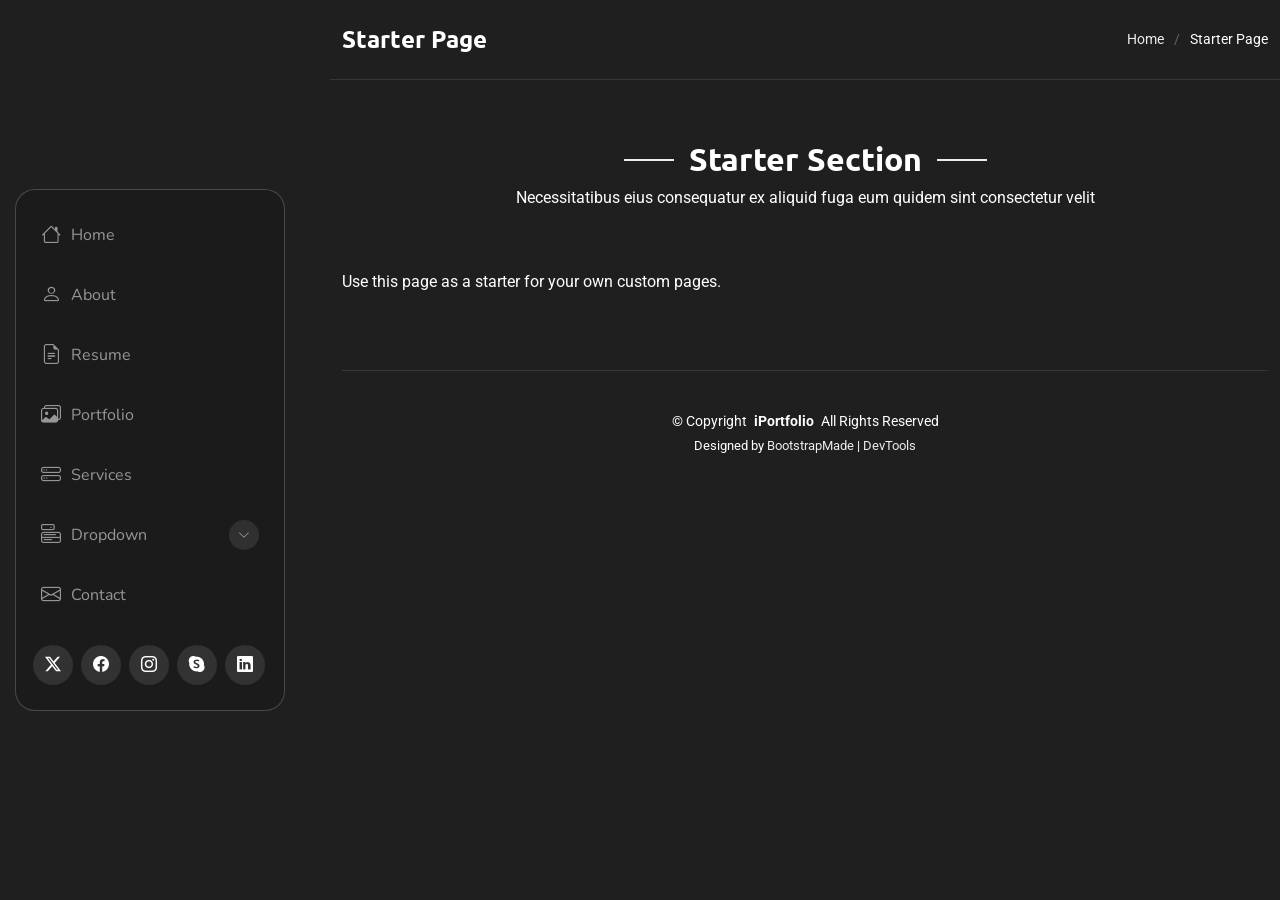
<file: starter-page.html>
<!DOCTYPE html>
<html lang="en">

<head>
  <meta charset="utf-8">
  <meta content="width=device-width, initial-scale=1.0" name="viewport">
  <title>Starter Page - SnapFolio Bootstrap Template</title>
  <meta name="description" content="">
  <meta name="keywords" content="">

  <!-- Favicons -->
  <link href="assets/img/favicon.png" rel="icon">
  <link href="assets/img/apple-touch-icon.png" rel="apple-touch-icon">

  <!-- Fonts -->
  <link href="https://fonts.googleapis.com" rel="preconnect">
  <link href="https://fonts.gstatic.com" rel="preconnect" crossorigin>
  <link href="https://fonts.googleapis.com/css2?family=Roboto:ital,wght@0,100;0,300;0,400;0,500;0,700;0,900;1,100;1,300;1,400;1,500;1,700;1,900&family=Ubuntu:ital,wght@0,300;0,400;0,500;0,700;1,300;1,400;1,500;1,700&family=Nunito:ital,wght@0,200;0,300;0,400;0,500;0,600;0,700;0,800;0,900;1,200;1,300;1,400;1,500;1,600;1,700;1,800;1,900&display=swap" rel="stylesheet">

  <!-- Vendor CSS Files -->
  <link href="assets/vendor/bootstrap/css/bootstrap.min.css" rel="stylesheet">
  <link href="assets/vendor/bootstrap-icons/bootstrap-icons.css" rel="stylesheet">
  <link href="assets/vendor/aos/aos.css" rel="stylesheet">
  <link href="assets/vendor/glightbox/css/glightbox.min.css" rel="stylesheet">
  <link href="assets/vendor/swiper/swiper-bundle.min.css" rel="stylesheet">

  <!-- Main CSS File -->
  <link href="assets/css/main.css" rel="stylesheet">

  <!-- =======================================================
  * Template Name: SnapFolio
  * Template URL: https://bootstrapmade.com/snapfolio-bootstrap-portfolio-template/
  * Updated: Jul 21 2025 with Bootstrap v5.3.7
  * Author: BootstrapMade.com
  * License: https://bootstrapmade.com/license/
  ======================================================== -->
</head>

<body class="starter-page-page">

  <header id="header" class="header dark-background d-flex flex-column justify-content-center">
    <i class="header-toggle d-xl-none bi bi-list"></i>

    <div class="header-container d-flex flex-column align-items-start">
      <nav id="navmenu" class="navmenu">
        <ul>
          <li><a href="#hero"><i class="bi bi-house navicon"></i>Home</a></li>
          <li><a href="#about"><i class="bi bi-person navicon"></i> About</a></li>
          <li><a href="#resume"><i class="bi bi-file-earmark-text navicon"></i> Resume</a></li>
          <li><a href="#portfolio"><i class="bi bi-images navicon"></i> Portfolio</a></li>
          <li><a href="#services"><i class="bi bi-hdd-stack navicon"></i> Services</a></li>
          <li class="dropdown"><a href="#"><i class="bi bi-menu-button navicon"></i> <span>Dropdown</span> <i class="bi bi-chevron-down toggle-dropdown"></i></a>
            <ul>
              <li><a href="#">Dropdown 1</a></li>
              <li class="dropdown"><a href="#"><span>Deep Dropdown</span> <i class="bi bi-chevron-down toggle-dropdown"></i></a>
                <ul>
                  <li><a href="#">Deep Dropdown 1</a></li>
                  <li><a href="#">Deep Dropdown 2</a></li>
                  <li><a href="#">Deep Dropdown 3</a></li>
                  <li><a href="#">Deep Dropdown 4</a></li>
                  <li><a href="#">Deep Dropdown 5</a></li>
                </ul>
              </li>
              <li><a href="#">Dropdown 2</a></li>
              <li><a href="#">Dropdown 3</a></li>
              <li><a href="#">Dropdown 4</a></li>
            </ul>
          </li>
          <li><a href="#contact"><i class="bi bi-envelope navicon"></i> Contact</a></li>
        </ul>
      </nav>

      <div class="social-links text-center">
        <a href="#" class="twitter"><i class="bi bi-twitter-x"></i></a>
        <a href="#" class="facebook"><i class="bi bi-facebook"></i></a>
        <a href="#" class="instagram"><i class="bi bi-instagram"></i></a>
        <a href="#" class="google-plus"><i class="bi bi-skype"></i></a>
        <a href="#" class="linkedin"><i class="bi bi-linkedin"></i></a>
      </div>

    </div>

  </header>

  <main class="main">

    <!-- Page Title -->
    <div class="page-title dark-background">
      <div class="container d-lg-flex justify-content-between align-items-center">
        <h1 class="mb-2 mb-lg-0">Starter Page</h1>
        <nav class="breadcrumbs">
          <ol>
            <li><a href="index.html">Home</a></li>
            <li class="current">Starter Page</li>
          </ol>
        </nav>
      </div>
    </div><!-- End Page Title -->

    <!-- Starter Section Section -->
    <section id="starter-section" class="starter-section section">

      <!-- Section Title -->
      <div class="container section-title" data-aos="fade-up">
        <h2>Starter Section</h2>
        <p>Necessitatibus eius consequatur ex aliquid fuga eum quidem sint consectetur velit</p>
      </div><!-- End Section Title -->

      <div class="container" data-aos="fade-up">
        <p>Use this page as a starter for your own custom pages.</p>
      </div>

    </section><!-- /Starter Section Section -->

  </main>

  <footer id="footer" class="footer position-relative">

    <div class="container">
      <div class="copyright text-center ">
        <p>© <span>Copyright</span> <strong class="px-1 sitename">iPortfolio</strong> <span>All Rights Reserved</span></p>
      </div>
      <div class="credits">
        <!-- All the links in the footer should remain intact. -->
        <!-- You can delete the links only if you've purchased the pro version. -->
        <!-- Licensing information: https://bootstrapmade.com/license/ -->
        <!-- Purchase the pro version with working PHP/AJAX contact form: [buy-url] -->
        Designed by <a href="https://bootstrapmade.com/">BootstrapMade</a> | <a href="https://bootstrapmade.com/tools/">DevTools</a>
      </div>
    </div>

  </footer>

  <!-- Scroll Top -->
  <a href="#" id="scroll-top" class="scroll-top d-flex align-items-center justify-content-center"><i class="bi bi-arrow-up-short"></i></a>

  <!-- Preloader -->
  <div id="preloader"></div>

  <!-- Vendor JS Files -->
  <script src="assets/vendor/bootstrap/js/bootstrap.bundle.min.js"></script>
  <script src="assets/vendor/php-email-form/validate.js"></script>
  <script src="assets/vendor/aos/aos.js"></script>
  <script src="assets/vendor/typed.js/typed.umd.js"></script>
  <script src="assets/vendor/purecounter/purecounter_vanilla.js"></script>
  <script src="assets/vendor/waypoints/noframework.waypoints.js"></script>
  <script src="assets/vendor/isotope-layout/isotope.pkgd.min.js"></script>
  <script src="assets/vendor/imagesloaded/imagesloaded.pkgd.min.js"></script>
  <script src="assets/vendor/glightbox/js/glightbox.min.js"></script>
  <script src="assets/vendor/swiper/swiper-bundle.min.js"></script>

  <!-- Main JS File -->
  <script src="assets/js/main.js"></script>

</body>

</html>
</file>
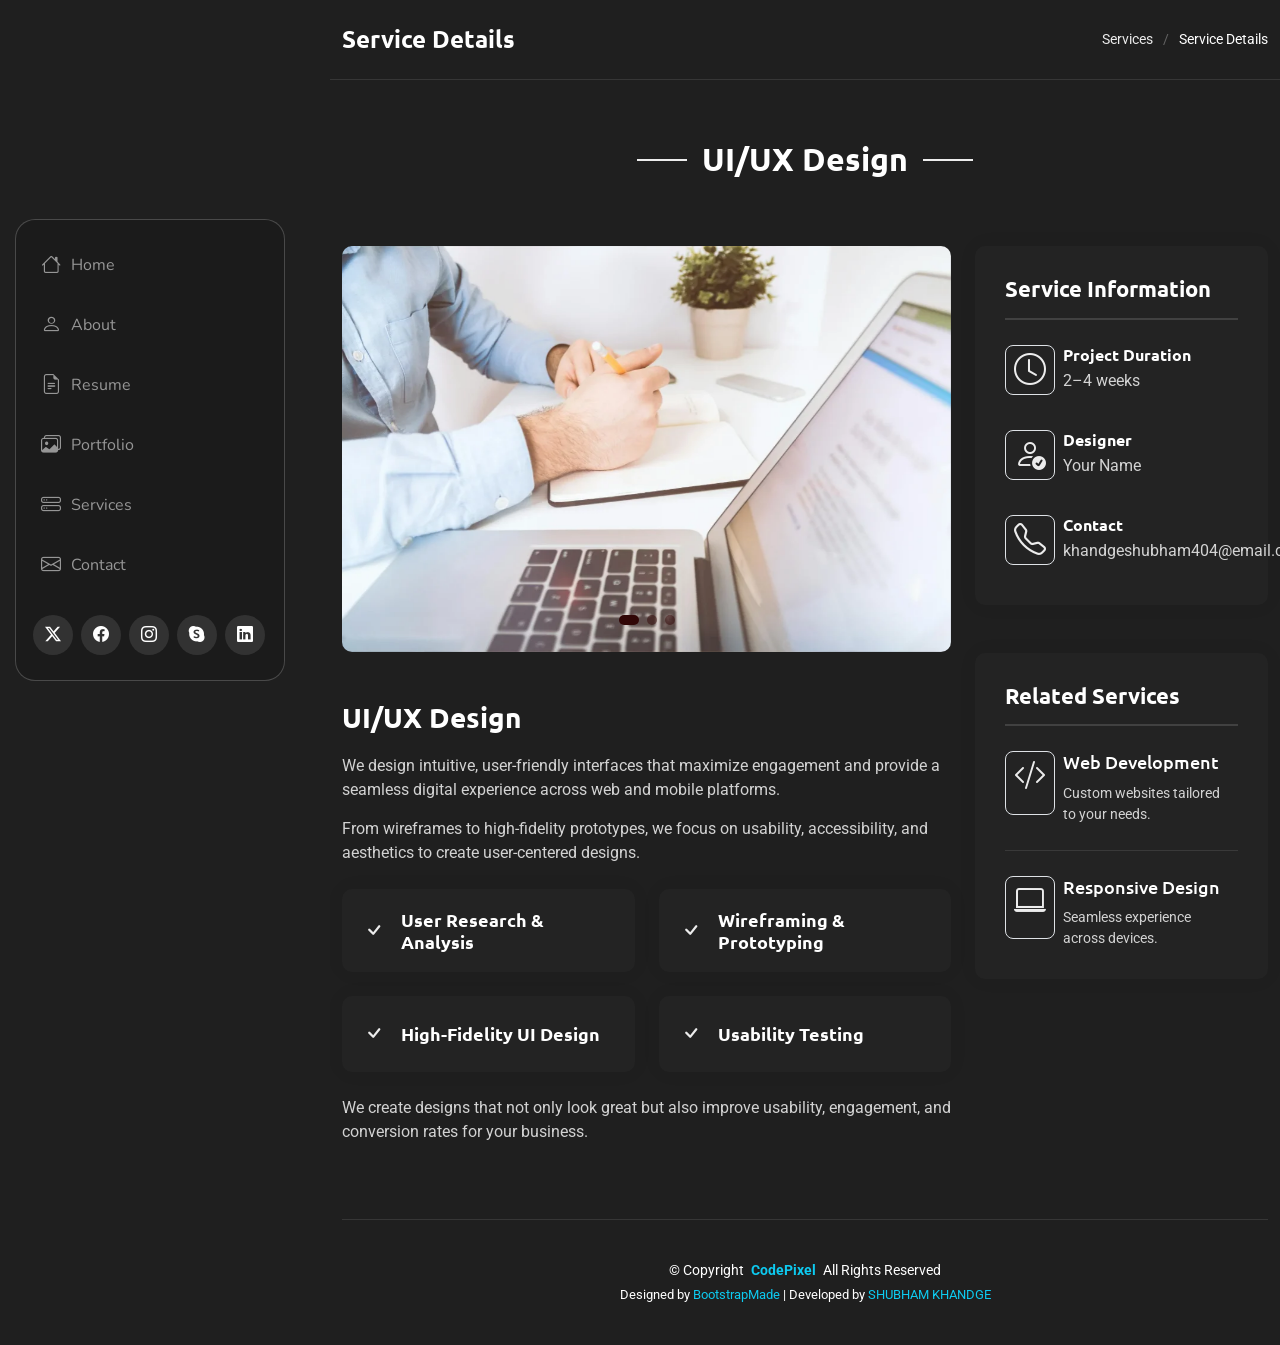
<file: ui-ux-design.html>
<!DOCTYPE html>
<html lang="en">

<head>
    <meta charset="utf-8">
    <meta content="width=device-width, initial-scale=1.0" name="viewport">
    <title>UI/UX Design - CodePixel Portfolio</title>
    <meta name="description" content="">
    <meta name="keywords" content="">

    <!-- Favicons -->
    <link href="assets/img/favicon.png" rel="icon">
    <link href="assets/img/apple-touch-icon.png" rel="apple-touch-icon">

    <!-- Fonts -->
    <link href="https://fonts.googleapis.com" rel="preconnect">
    <link href="https://fonts.gstatic.com" rel="preconnect" crossorigin>
    <link
        href="https://fonts.googleapis.com/css2?family=Roboto:ital,wght@0,100;0,300;0,400;0,500;0,700;0,900;1,100;1,300;1,400;1,500;1,700;1,900&family=Ubuntu:ital,wght@0,300;0,400;0,500;0,700;1,300;1,400;1,500;1,700&family=Nunito:ital,wght@0,200;0,300;0,400;0,500;0,600;0,700;0,800;0,900;1,200;1,300;1,400;1,500;1,600;1,700;1,800;1,900&display=swap"
        rel="stylesheet">

    <!-- Vendor CSS Files -->
    <link href="assets/vendor/bootstrap/css/bootstrap.min.css" rel="stylesheet">
    <link href="assets/vendor/bootstrap-icons/bootstrap-icons.css" rel="stylesheet">
    <link href="assets/vendor/aos/aos.css" rel="stylesheet">
    <link href="assets/vendor/glightbox/css/glightbox.min.css" rel="stylesheet">
    <link href="assets/vendor/swiper/swiper-bundle.min.css" rel="stylesheet">

    <!-- Main CSS File -->
    <link href="assets/css/main.css" rel="stylesheet">

    <!-- =======================================================
  * Template Name: SnapFolio
  * Template URL: https://bootstrapmade.com/snapfolio-bootstrap-portfolio-template/
  * Updated: Jul 21 2025 with Bootstrap v5.3.7
  * Author: BootstrapMade.com
  * License: https://bootstrapmade.com/license/
  ======================================================== -->
</head>

<body class="service-details-page">

    <header id="header" class="header dark-background d-flex flex-column justify-content-center">
        <i class="header-toggle d-xl-none bi bi-list"></i>

        <div class="header-container d-flex flex-column align-items-start">
            <nav id="navmenu" class="navmenu">
                <ul>
                    <li><a href="index.html#hero"><i class="bi bi-house navicon"></i>Home</a></li>
                    <li><a href="index.html#about"><i class="bi bi-person navicon"></i> About</a></li>
                    <li><a href="index.html#resume"><i class="bi bi-file-earmark-text navicon"></i> Resume</a></li>
                    <li><a href="index.html#portfolio"><i class="bi bi-images navicon"></i> Portfolio</a></li>
                    <li><a href="index.html#services"><i class="bi bi-hdd-stack navicon"></i> Services</a></li>
                    <!-- <li class="dropdown"><a href="#"><i class="bi bi-menu-button navicon"></i> <span>Dropdown</span> <i
                                class="bi bi-chevron-down toggle-dropdown"></i></a>
                        <ul>
                            <li><a href="#">Dropdown 1</a></li>
                            <li class="dropdown"><a href="#"><span>Deep Dropdown</span> <i
                                        class="bi bi-chevron-down toggle-dropdown"></i></a>
                                <ul>
                                    <li><a href="#">Deep Dropdown 1</a></li>
                                    <li><a href="#">Deep Dropdown 2</a></li>
                                    <li><a href="#">Deep Dropdown 3</a></li>
                                    <li><a href="#">Deep Dropdown 4</a></li>
                                    <li><a href="#">Deep Dropdown 5</a></li>
                                </ul>
                            </li>
                            <li><a href="#">Dropdown 2</a></li>
                            <li><a href="#">Dropdown 3</a></li>
                            <li><a href="#">Dropdown 4</a></li>
                        </ul>
                    </li> -->
                    <li><a href="#contact"><i class="bi bi-envelope navicon"></i> Contact</a></li>
                </ul>
            </nav>

            <div class="social-links text-center">
                <a href="#" class="twitter"><i class="bi bi-twitter-x"></i></a>
                <a href="#" class="facebook"><i class="bi bi-facebook"></i></a>
                <a href="#" class="instagram"><i class="bi bi-instagram"></i></a>
                <a href="#" class="google-plus"><i class="bi bi-skype"></i></a>
                <a href="#" class="linkedin"><i class="bi bi-linkedin"></i></a>
            </div>

        </div>

    </header>

    <main class="main">

        <!-- Page Title -->
        <div class="page-title dark-background">
            <div class="container d-lg-flex justify-content-between align-items-center">
                <h1 class="mb-2 mb-lg-0">Service Details</h1>
                <nav class="breadcrumbs">
                    <ol>
                        <li><a href="index.html#services">Services</a></li>
                        <li class="current">Service Details</li>
                    </ol>
                </nav>
            </div>
        </div><!-- End Page Title -->

        <!-- Service Details Section -->
        <section id="service-details" class="service-details section">
            <div class="container" data-aos="fade-up" data-aos-delay="100">
                <div class="section-title" data-aos="fade-up">
                    <h2>UI/UX Design</h2>
                </div>
                <div class="row gy-4">

                    <div class="col-lg-8">
                        <div class="service-details-slider swiper init-swiper">
                            <script type="application/json" class="swiper-config">
                                {
                                "loop": true,
                                "speed": 600,
                                "autoplay": {"delay":5000},
                                "slidesPerView":1,
                                "pagination":{"el":".swiper-pagination","type":"bullets","clickable":true}
                                }
                            </script>
                            <div class="swiper-wrapper align-items-center">
                                <div class="swiper-slide">
                                    <img src="assets/img/services/services-1.webp" alt="" class="img-fluid" loading="lazy">
                                </div>
                                <div class="swiper-slide">
                                    <img src="assets/img/services/services-2.webp" alt="" class="img-fluid" loading="lazy">
                                </div>
                                <div class="swiper-slide">
                                    <img src="assets/img/services/services-3.webp" alt="" class="img-fluid" loading="lazy">
                                </div>
                            </div>
                            <div class="swiper-pagination"></div>
                        </div>

                        <div class="content mt-5">
                            <h3>UI/UX Design</h3>
                            <p>
                                We design intuitive, user-friendly interfaces that maximize engagement and provide a
                                seamless digital experience across web and mobile platforms.
                            </p>
                            <p>
                                From wireframes to high-fidelity prototypes, we focus on usability, accessibility, and
                                aesthetics to create user-centered designs.
                            </p>

                            <div class="features mt-4">
                                <div class="row gy-4">
                                    <div class="col-md-6">
                                        <div class="feature-box d-flex align-items-center"><i class="bi bi-check"></i>
                                            <h4>User Research & Analysis</h4>
                                        </div>
                                    </div>
                                    <div class="col-md-6">
                                        <div class="feature-box d-flex align-items-center"><i class="bi bi-check"></i>
                                            <h4>Wireframing & Prototyping</h4>
                                        </div>
                                    </div>
                                    <div class="col-md-6">
                                        <div class="feature-box d-flex align-items-center"><i class="bi bi-check"></i>
                                            <h4>High-Fidelity UI Design</h4>
                                        </div>
                                    </div>
                                    <div class="col-md-6">
                                        <div class="feature-box d-flex align-items-center"><i class="bi bi-check"></i>
                                            <h4>Usability Testing</h4>
                                        </div>
                                    </div>
                                </div>
                            </div>

                            <p class="mt-4">
                                We create designs that not only look great but also improve usability,
                                engagement, and conversion rates for your business.
                            </p>
                        </div>
                    </div>

                    <div class="col-lg-4">
                        <div class="service-info">
                            <h4>Service Information</h4>
                            <div class="info-item d-flex">
                                <i class="bi bi-clock px-2 fs-2 border rounded-3"></i>
                                <div class="box px-2">
                                    <h5>Project Duration</h5>
                                    <p>2–4 weeks</p>
                                </div>
                            </div>
                            <div class="info-item d-flex">
                                <i class="bi bi-person-check px-2 fs-2 border rounded-3"></i>
                                <div class="box px-2">
                                    <h5>Designer</h5>
                                    <p>Your Name</p>
                                </div>
                            </div>
                            <div class="info-item d-flex">
                                <i class="bi bi-telephone px-2 fs-2 border rounded-3"></i>
                                <div class="box px-2">
                                    <h5>Contact</h5>
                                    <p>khandgeshubham404@email.com</p>
                                </div>
                            </div>
                        </div>

                        <div class="related-services mt-5">
                            <h4>Related Services</h4>
                            <div class="service-item d-flex">
                                <i class="bi bi-code-slash px-2 fs-2 border rounded-3"></i>
                                <div class="box px-2">
                                    <h5><a href="web-development.html">Web Development</a></h5>
                                    <p>Custom websites tailored to your needs.</p>
                                </div>
                            </div>
                            <div class="service-item d-flex">
                                <i class="bi bi-laptop px-2 fs-2 border rounded-3"></i>
                                <div class="box px-2">
                                    <h5><a href="responsive-design.html">Responsive Design</a></h5>
                                    <p>Seamless experience across devices.</p>
                                </div>
                            </div>
                        </div>
                    </div>

                </div>
            </div>
        </section>
        <!-- /Service Details Section -->

    </main>

    <footer id="footer" class="footer position-relative">
        <div class="container">
            <div class="copyright text-center ">
                <p>© <span>Copyright</span> <strong class="px-1 sitename text-info">CodePixel</strong> <span>All Rights
                        Reserved</span></p>
            </div>
            <div class="credits">
                <!-- All the links in the footer should remain intact. -->
                <!-- You can delete the links only if you've purchased the pro version. -->
                <!-- Licensing information: https://bootstrapmade.com/license/ -->
                <!-- Purchase the pro version with working PHP/AJAX contact form: [buy-url] -->
                Designed by <a href="https://bootstrapmade.com/" class="text-info">BootstrapMade</a> | Developed by <a
                    href="https://shubhamkhandge.com/" class="text-uppercase text-info">Shubham Khandge</a>
            </div>
        </div>
    </footer>

    <!-- Scroll Top -->
    <a href="#" id="scroll-top" class="scroll-top d-flex align-items-center justify-content-center"><i
            class="bi bi-arrow-up-short"></i></a>

    <!-- Preloader -->
    <div id="preloader"></div>

    <!-- Vendor JS Files -->
    <script src="assets/vendor/bootstrap/js/bootstrap.bundle.min.js"></script>
    <script src="assets/vendor/php-email-form/validate.js"></script>
    <script src="assets/vendor/aos/aos.js"></script>
    <script src="assets/vendor/typed.js/typed.umd.js"></script>
    <script src="assets/vendor/purecounter/purecounter_vanilla.js"></script>
    <script src="assets/vendor/waypoints/noframework.waypoints.js"></script>
    <script src="assets/vendor/isotope-layout/isotope.pkgd.min.js"></script>
    <script src="assets/vendor/imagesloaded/imagesloaded.pkgd.min.js"></script>
    <script src="assets/vendor/glightbox/js/glightbox.min.js"></script>
    <script src="assets/vendor/swiper/swiper-bundle.min.js"></script>

    <!-- Main JS File -->
    <script src="assets/js/main.js"></script>

</body>

</html>
</file>
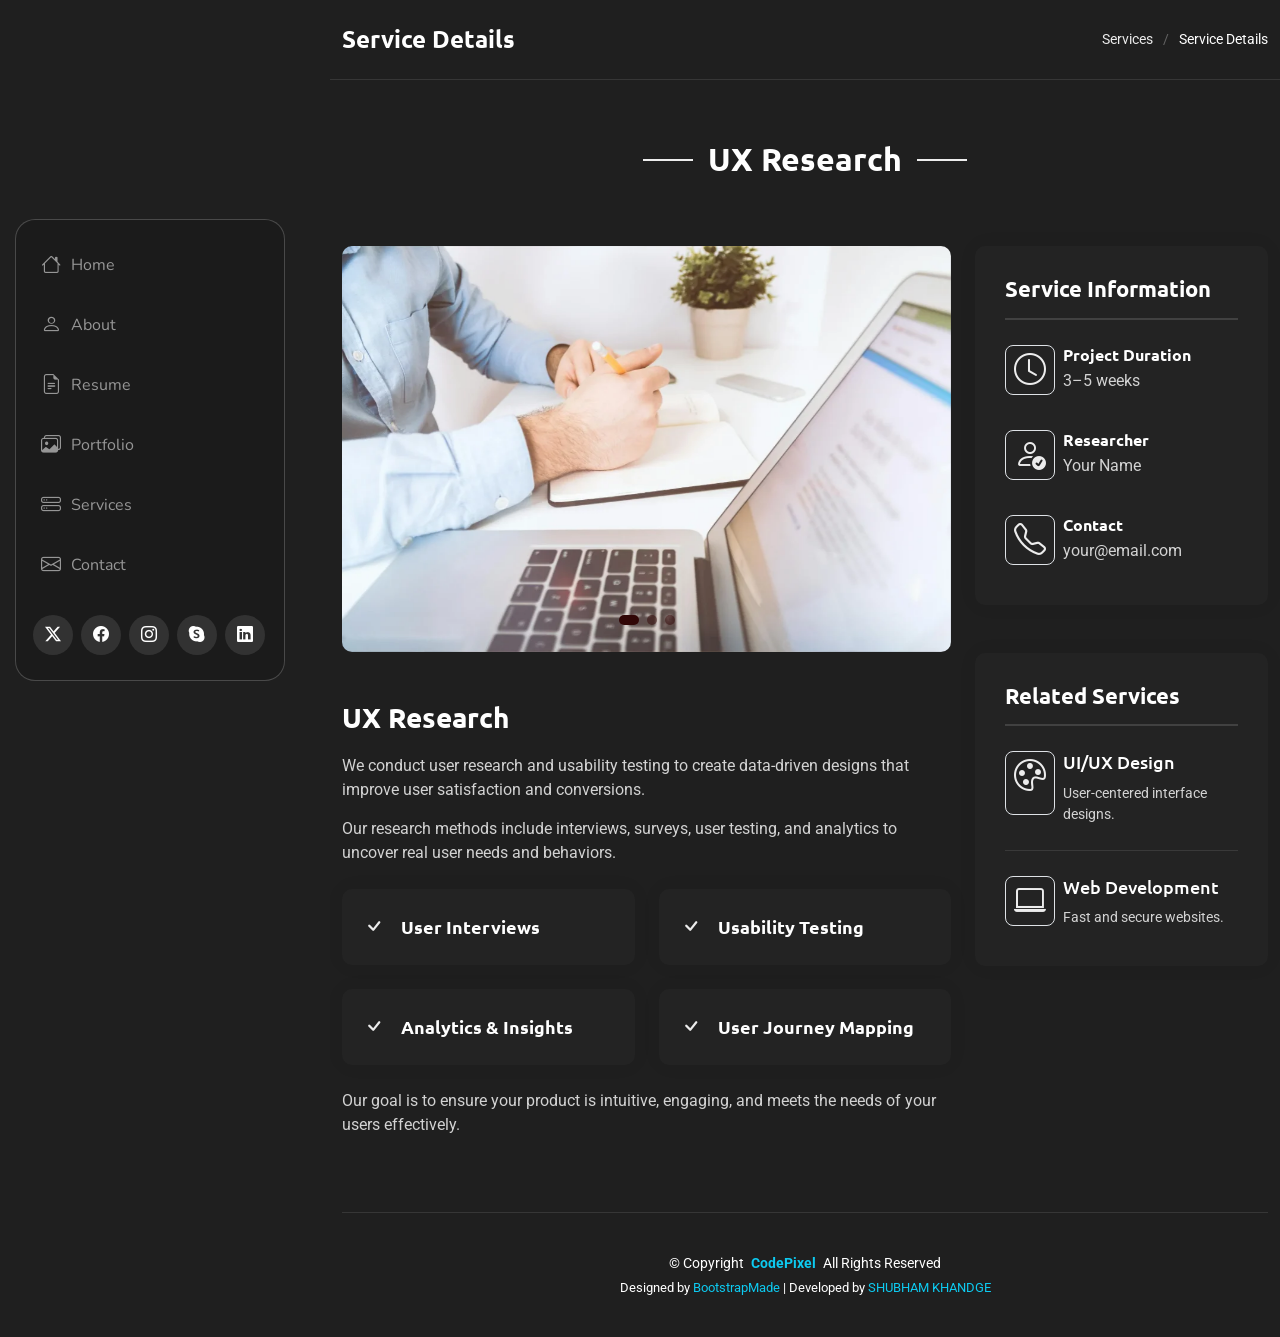
<file: ux-research.html>
<!DOCTYPE html>
<html lang="en">

<head>
    <meta charset="utf-8">
    <meta content="width=device-width, initial-scale=1.0" name="viewport">
    <title>UX Research - CodePixel Portfolio</title>
    <meta name="description" content="">
    <meta name="keywords" content="">

    <!-- Favicons -->
    <link href="assets/img/favicon.png" rel="icon">
    <link href="assets/img/apple-touch-icon.png" rel="apple-touch-icon">

    <!-- Fonts -->
    <link href="https://fonts.googleapis.com" rel="preconnect">
    <link href="https://fonts.gstatic.com" rel="preconnect" crossorigin>
    <link
        href="https://fonts.googleapis.com/css2?family=Roboto:ital,wght@0,100;0,300;0,400;0,500;0,700;0,900;1,100;1,300;1,400;1,500;1,700;1,900&family=Ubuntu:ital,wght@0,300;0,400;0,500;0,700;1,300;1,400;1,500;1,700&family=Nunito:ital,wght@0,200;0,300;0,400;0,500;0,600;0,700;0,800;0,900;1,200;1,300;1,400;1,500;1,600;1,700;1,800;1,900&display=swap"
        rel="stylesheet">

    <!-- Vendor CSS Files -->
    <link href="assets/vendor/bootstrap/css/bootstrap.min.css" rel="stylesheet">
    <link href="assets/vendor/bootstrap-icons/bootstrap-icons.css" rel="stylesheet">
    <link href="assets/vendor/aos/aos.css" rel="stylesheet">
    <link href="assets/vendor/glightbox/css/glightbox.min.css" rel="stylesheet">
    <link href="assets/vendor/swiper/swiper-bundle.min.css" rel="stylesheet">

    <!-- Main CSS File -->
    <link href="assets/css/main.css" rel="stylesheet">

    <!-- =======================================================
  * Template Name: SnapFolio
  * Template URL: https://bootstrapmade.com/snapfolio-bootstrap-portfolio-template/
  * Updated: Jul 21 2025 with Bootstrap v5.3.7
  * Author: BootstrapMade.com
  * License: https://bootstrapmade.com/license/
  ======================================================== -->
</head>

<body class="service-details-page">

    <header id="header" class="header dark-background d-flex flex-column justify-content-center">
        <i class="header-toggle d-xl-none bi bi-list"></i>

        <div class="header-container d-flex flex-column align-items-start">
            <nav id="navmenu" class="navmenu">
                <ul>
                    <li><a href="index.html#hero"><i class="bi bi-house navicon"></i>Home</a></li>
                    <li><a href="index.html#about"><i class="bi bi-person navicon"></i> About</a></li>
                    <li><a href="index.html#resume"><i class="bi bi-file-earmark-text navicon"></i> Resume</a></li>
                    <li><a href="index.html#portfolio"><i class="bi bi-images navicon"></i> Portfolio</a></li>
                    <li><a href="index.html#services"><i class="bi bi-hdd-stack navicon"></i> Services</a></li>
                    <!-- <li class="dropdown"><a href="#"><i class="bi bi-menu-button navicon"></i> <span>Dropdown</span> <i
                                class="bi bi-chevron-down toggle-dropdown"></i></a>
                        <ul>
                            <li><a href="#">Dropdown 1</a></li>
                            <li class="dropdown"><a href="#"><span>Deep Dropdown</span> <i
                                        class="bi bi-chevron-down toggle-dropdown"></i></a>
                                <ul>
                                    <li><a href="#">Deep Dropdown 1</a></li>
                                    <li><a href="#">Deep Dropdown 2</a></li>
                                    <li><a href="#">Deep Dropdown 3</a></li>
                                    <li><a href="#">Deep Dropdown 4</a></li>
                                    <li><a href="#">Deep Dropdown 5</a></li>
                                </ul>
                            </li>
                            <li><a href="#">Dropdown 2</a></li>
                            <li><a href="#">Dropdown 3</a></li>
                            <li><a href="#">Dropdown 4</a></li>
                        </ul>
                    </li> -->
                    <li><a href="#contact"><i class="bi bi-envelope navicon"></i> Contact</a></li>
                </ul>
            </nav>

            <div class="social-links text-center">
                <a href="#" class="twitter"><i class="bi bi-twitter-x"></i></a>
                <a href="#" class="facebook"><i class="bi bi-facebook"></i></a>
                <a href="#" class="instagram"><i class="bi bi-instagram"></i></a>
                <a href="#" class="google-plus"><i class="bi bi-skype"></i></a>
                <a href="#" class="linkedin"><i class="bi bi-linkedin"></i></a>
            </div>

        </div>

    </header>

    <main class="main">

        <!-- Page Title -->
        <div class="page-title dark-background">
            <div class="container d-lg-flex justify-content-between align-items-center">
                <h1 class="mb-2 mb-lg-0">Service Details</h1>
                <nav class="breadcrumbs">
                    <ol>
                        <li><a href="index.html#services">Services</a></li>
                        <li class="current">Service Details</li>
                    </ol>
                </nav>
            </div>
        </div><!-- End Page Title -->

        <!-- Service Details Section -->
        <section id="service-details" class="service-details section">
            <div class="container" data-aos="fade-up" data-aos-delay="100">
                <div class="section-title" data-aos="fade-up">
                    <h2>UX Research</h2>
                </div>
                <div class="row gy-4">

                    <div class="col-lg-8">
                        <div class="service-details-slider swiper init-swiper">
                            <script type="application/json" class="swiper-config">
                                {
                                "loop": true,
                                "speed": 600,
                                "autoplay": {"delay":5000},
                                "slidesPerView":1,
                                "pagination":{"el":".swiper-pagination","type":"bullets","clickable":true}
                                }
                            </script>
                            <div class="swiper-wrapper align-items-center">
                                <div class="swiper-slide">
                                    <img src="assets/img/services/services-1.webp" alt="" class="img-fluid" loading="lazy">
                                </div>
                                <div class="swiper-slide">
                                    <img src="assets/img/services/services-2.webp" alt="" class="img-fluid" loading="lazy">
                                </div>
                                <div class="swiper-slide">
                                    <img src="assets/img/services/services-3.webp" alt="" class="img-fluid" loading="lazy">
                                </div>
                            </div>
                            <div class="swiper-pagination"></div>
                        </div>

                        <div class="content mt-5">
                            <h3>UX Research</h3>
                            <p>We conduct user research and usability testing to create data-driven designs that improve
                                user satisfaction and conversions.</p>
                            <p>Our research methods include interviews, surveys, user testing, and analytics to uncover
                                real user needs and behaviors.</p>

                            <div class="features mt-4">
                                <div class="row gy-4">
                                    <div class="col-md-6">
                                        <div class="feature-box d-flex align-items-center"><i class="bi bi-check"></i>
                                            <h4>User Interviews</h4>
                                        </div>
                                    </div>
                                    <div class="col-md-6">
                                        <div class="feature-box d-flex align-items-center"><i class="bi bi-check"></i>
                                            <h4>Usability Testing</h4>
                                        </div>
                                    </div>
                                    <div class="col-md-6">
                                        <div class="feature-box d-flex align-items-center"><i class="bi bi-check"></i>
                                            <h4>Analytics & Insights</h4>
                                        </div>
                                    </div>
                                    <div class="col-md-6">
                                        <div class="feature-box d-flex align-items-center"><i class="bi bi-check"></i>
                                            <h4>User Journey Mapping</h4>
                                        </div>
                                    </div>
                                </div>
                            </div>

                            <p class="mt-4">Our goal is to ensure your product is intuitive, engaging, and meets the
                                needs of your users effectively.</p>
                        </div>
                    </div>

                    <div class="col-lg-4">
                        <div class="service-info">
                            <h4>Service Information</h4>
                            <div class="info-item d-flex"><i class="bi bi-clock px-2 fs-2 border rounded-3"></i>
                                <div class="box px-2">
                                    <h5>Project Duration</h5>
                                    <p>3–5 weeks</p>
                                </div>
                            </div>
                            <div class="info-item d-flex"><i class="bi bi-person-check px-2 fs-2 border rounded-3"></i>
                                <div class="box px-2">
                                    <h5>Researcher</h5>
                                    <p>Your Name</p>
                                </div>
                            </div>
                            <div class="info-item d-flex"><i class="bi bi-telephone px-2 fs-2 border rounded-3"></i>
                                <div class="box px-2">
                                    <h5>Contact</h5>
                                    <p>your@email.com</p>
                                </div>
                            </div>
                        </div>

                        <div class="related-services mt-5">
                            <h4>Related Services</h4>
                            <div class="service-item d-flex"><i class="bi bi-palette px-2 fs-2 border rounded-3"></i>
                                <div class="box px-2">
                                    <h5><a href="ui-ux-design.html">UI/UX Design</a></h5>
                                    <p>User-centered interface designs.</p>
                                </div>
                            </div>
                            <div class="service-item d-flex"><i class="bi bi-laptop px-2 fs-2 border rounded-3"></i>
                                <div class="box px-2">
                                    <h5><a href="web-development.html">Web Development</a></h5>
                                    <p>Fast and secure websites.</p>
                                </div>
                            </div>
                        </div>
                    </div>

                </div>
            </div>
        </section>
        <!-- /Service Details Section -->

    </main>

    <footer id="footer" class="footer position-relative">
        <div class="container">
            <div class="copyright text-center ">
                <p>© <span>Copyright</span> <strong class="px-1 sitename text-info">CodePixel</strong> <span>All Rights
                        Reserved</span></p>
            </div>
            <div class="credits">
                <!-- All the links in the footer should remain intact. -->
                <!-- You can delete the links only if you've purchased the pro version. -->
                <!-- Licensing information: https://bootstrapmade.com/license/ -->
                <!-- Purchase the pro version with working PHP/AJAX contact form: [buy-url] -->
                Designed by <a href="https://bootstrapmade.com/" class="text-info">BootstrapMade</a> | Developed by <a
                    href="https://shubhamkhandge.com/" class="text-uppercase text-info">Shubham Khandge</a>
            </div>
        </div>
    </footer>

    <!-- Scroll Top -->
    <a href="#" id="scroll-top" class="scroll-top d-flex align-items-center justify-content-center"><i
            class="bi bi-arrow-up-short"></i></a>

    <!-- Preloader -->
    <div id="preloader"></div>

    <!-- Vendor JS Files -->
    <script src="assets/vendor/bootstrap/js/bootstrap.bundle.min.js"></script>
    <script src="assets/vendor/php-email-form/validate.js"></script>
    <script src="assets/vendor/aos/aos.js"></script>
    <script src="assets/vendor/typed.js/typed.umd.js"></script>
    <script src="assets/vendor/purecounter/purecounter_vanilla.js"></script>
    <script src="assets/vendor/waypoints/noframework.waypoints.js"></script>
    <script src="assets/vendor/isotope-layout/isotope.pkgd.min.js"></script>
    <script src="assets/vendor/imagesloaded/imagesloaded.pkgd.min.js"></script>
    <script src="assets/vendor/glightbox/js/glightbox.min.js"></script>
    <script src="assets/vendor/swiper/swiper-bundle.min.js"></script>

    <!-- Main JS File -->
    <script src="assets/js/main.js"></script>

</body>

</html>
</file>
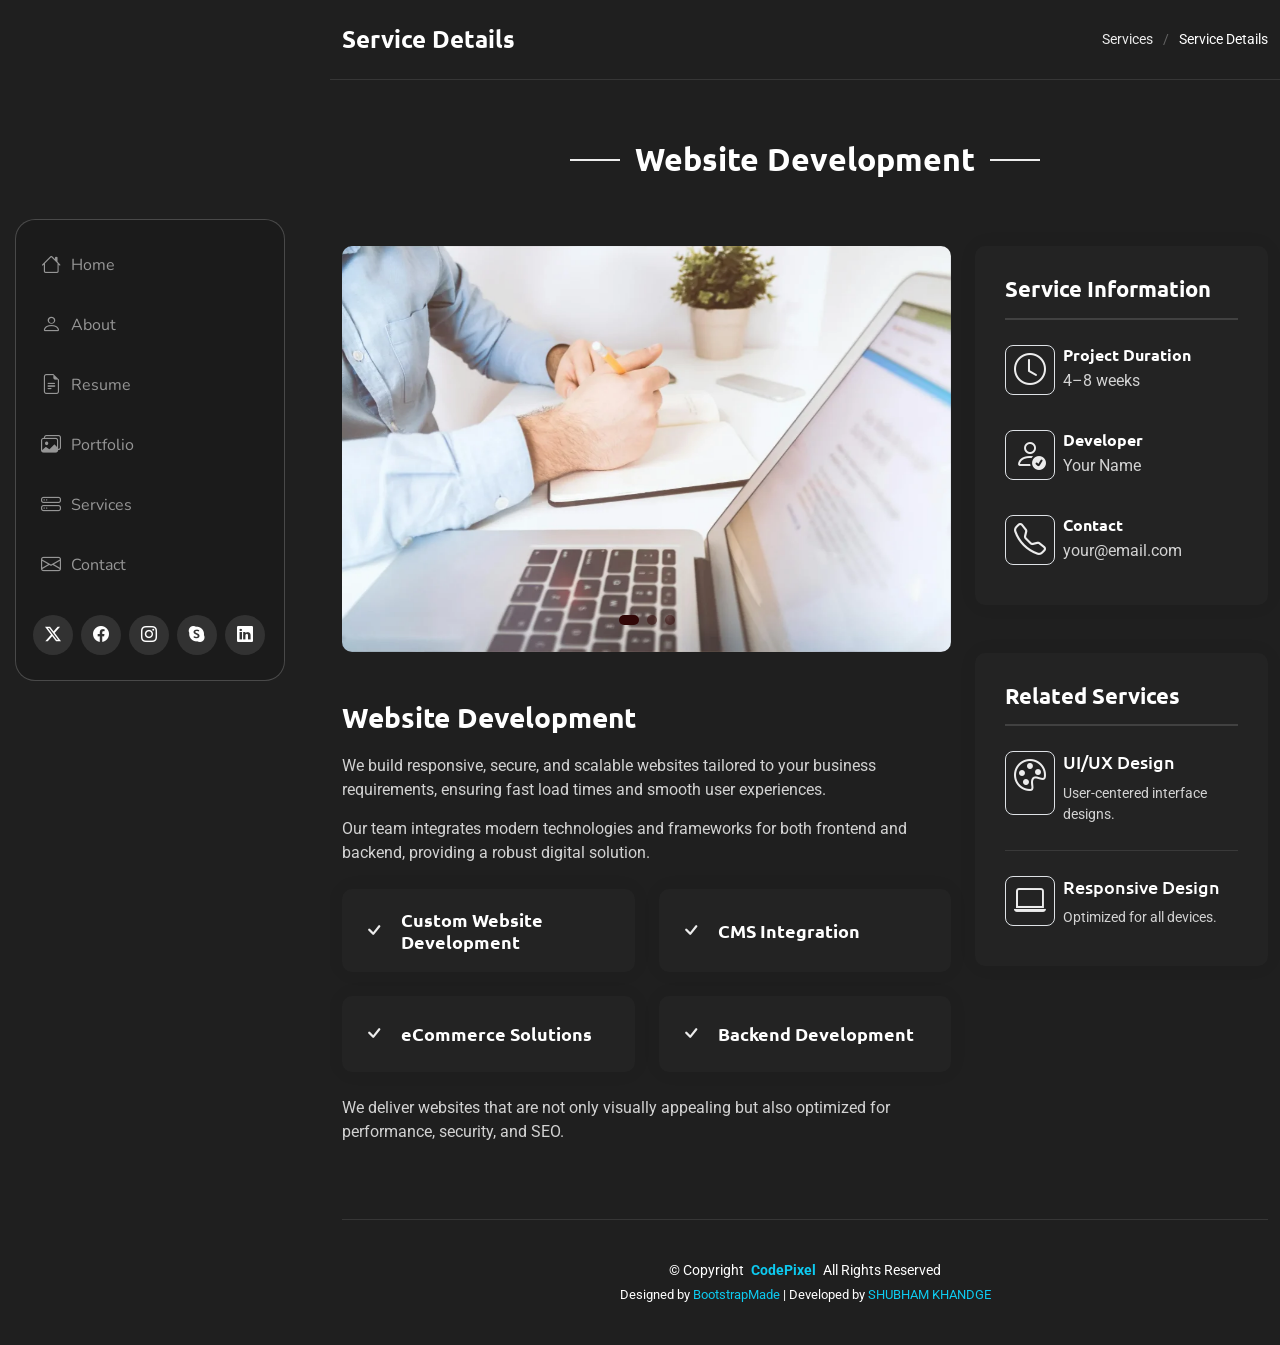
<file: web-development.html>
<!DOCTYPE html>
<html lang="en">

<head>
    <meta charset="utf-8">
    <meta content="width=device-width, initial-scale=1.0" name="viewport">
    <title>Web Development - CodePixel Portfolio</title>
    <meta name="description" content="">
    <meta name="keywords" content="">

    <!-- Favicons -->
    <link href="assets/img/favicon.png" rel="icon">
    <link href="assets/img/apple-touch-icon.png" rel="apple-touch-icon">

    <!-- Fonts -->
    <link href="https://fonts.googleapis.com" rel="preconnect">
    <link href="https://fonts.gstatic.com" rel="preconnect" crossorigin>
    <link
        href="https://fonts.googleapis.com/css2?family=Roboto:ital,wght@0,100;0,300;0,400;0,500;0,700;0,900;1,100;1,300;1,400;1,500;1,700;1,900&family=Ubuntu:ital,wght@0,300;0,400;0,500;0,700;1,300;1,400;1,500;1,700&family=Nunito:ital,wght@0,200;0,300;0,400;0,500;0,600;0,700;0,800;0,900;1,200;1,300;1,400;1,500;1,600;1,700;1,800;1,900&display=swap"
        rel="stylesheet">

    <!-- Vendor CSS Files -->
    <link href="assets/vendor/bootstrap/css/bootstrap.min.css" rel="stylesheet">
    <link href="assets/vendor/bootstrap-icons/bootstrap-icons.css" rel="stylesheet">
    <link href="assets/vendor/aos/aos.css" rel="stylesheet">
    <link href="assets/vendor/glightbox/css/glightbox.min.css" rel="stylesheet">
    <link href="assets/vendor/swiper/swiper-bundle.min.css" rel="stylesheet">

    <!-- Main CSS File -->
    <link href="assets/css/main.css" rel="stylesheet">

    <!-- =======================================================
  * Template Name: SnapFolio
  * Template URL: https://bootstrapmade.com/snapfolio-bootstrap-portfolio-template/
  * Updated: Jul 21 2025 with Bootstrap v5.3.7
  * Author: BootstrapMade.com
  * License: https://bootstrapmade.com/license/
  ======================================================== -->
</head>

<body class="service-details-page">

    <header id="header" class="header dark-background d-flex flex-column justify-content-center">
        <i class="header-toggle d-xl-none bi bi-list"></i>

        <div class="header-container d-flex flex-column align-items-start">
            <nav id="navmenu" class="navmenu">
                <ul>
                    <li><a href="index.html#hero"><i class="bi bi-house navicon"></i>Home</a></li>
                    <li><a href="index.html#about"><i class="bi bi-person navicon"></i> About</a></li>
                    <li><a href="index.html#resume"><i class="bi bi-file-earmark-text navicon"></i> Resume</a></li>
                    <li><a href="index.html#portfolio"><i class="bi bi-images navicon"></i> Portfolio</a></li>
                    <li><a href="index.html#services"><i class="bi bi-hdd-stack navicon"></i> Services</a></li>
                    <!-- <li class="dropdown"><a href="#"><i class="bi bi-menu-button navicon"></i> <span>Dropdown</span> <i
                                class="bi bi-chevron-down toggle-dropdown"></i></a>
                        <ul>
                            <li><a href="#">Dropdown 1</a></li>
                            <li class="dropdown"><a href="#"><span>Deep Dropdown</span> <i
                                        class="bi bi-chevron-down toggle-dropdown"></i></a>
                                <ul>
                                    <li><a href="#">Deep Dropdown 1</a></li>
                                    <li><a href="#">Deep Dropdown 2</a></li>
                                    <li><a href="#">Deep Dropdown 3</a></li>
                                    <li><a href="#">Deep Dropdown 4</a></li>
                                    <li><a href="#">Deep Dropdown 5</a></li>
                                </ul>
                            </li>
                            <li><a href="#">Dropdown 2</a></li>
                            <li><a href="#">Dropdown 3</a></li>
                            <li><a href="#">Dropdown 4</a></li>
                        </ul>
                    </li> -->
                    <li><a href="#contact"><i class="bi bi-envelope navicon"></i> Contact</a></li>
                </ul>
            </nav>

            <div class="social-links text-center">
                <a href="#" class="twitter"><i class="bi bi-twitter-x"></i></a>
                <a href="#" class="facebook"><i class="bi bi-facebook"></i></a>
                <a href="#" class="instagram"><i class="bi bi-instagram"></i></a>
                <a href="#" class="google-plus"><i class="bi bi-skype"></i></a>
                <a href="#" class="linkedin"><i class="bi bi-linkedin"></i></a>
            </div>

        </div>

    </header>

    <main class="main">

        <!-- Page Title -->
        <div class="page-title dark-background">
            <div class="container d-lg-flex justify-content-between align-items-center">
                <h1 class="mb-2 mb-lg-0">Service Details</h1>
                <nav class="breadcrumbs">
                    <ol>
                        <li><a href="index.html#services">Services</a></li>
                        <li class="current">Service Details</li>
                    </ol>
                </nav>
            </div>
        </div><!-- End Page Title -->

        <!-- Service Details Section -->
        <section id="service-details" class="service-details section">
            <div class="container" data-aos="fade-up" data-aos-delay="100">
                <div class="section-title" data-aos="fade-up">
                    <h2>Website Development</h2>
                </div>
                <div class="row gy-4">

                    <div class="col-lg-8">
                        <div class="service-details-slider swiper init-swiper">
                            <script type="application/json" class="swiper-config">
                                {
                                "loop": true,
                                "speed": 600,
                                "autoplay": {"delay":5000},
                                "slidesPerView":1,
                                "pagination":{"el":".swiper-pagination","type":"bullets","clickable":true}
                                }
                            </script>
                            <div class="swiper-wrapper align-items-center">
                                <div class="swiper-slide">
                                    <img src="assets/img/services/services-1.webp" alt="" class="img-fluid" loading="lazy">
                                </div>
                                <div class="swiper-slide">
                                    <img src="assets/img/services/services-2.webp" alt="" class="img-fluid" loading="lazy">
                                </div>
                                <div class="swiper-slide">
                                    <img src="assets/img/services/services-3.webp" alt="" class="img-fluid" loading="lazy">
                                </div>
                            </div>
                            <div class="swiper-pagination"></div>
                        </div>

                        <div class="content mt-5">
                            <h3>Website Development</h3>
                            <p>We build responsive, secure, and scalable websites tailored to your business
                                requirements, ensuring fast load times and smooth user experiences.</p>
                            <p>Our team integrates modern technologies and frameworks for both frontend and backend,
                                providing a robust digital solution.</p>

                            <div class="features mt-4">
                                <div class="row gy-4">
                                    <div class="col-md-6">
                                        <div class="feature-box d-flex align-items-center"><i class="bi bi-check"></i>
                                            <h4>Custom Website Development</h4>
                                        </div>
                                    </div>
                                    <div class="col-md-6">
                                        <div class="feature-box d-flex align-items-center"><i class="bi bi-check"></i>
                                            <h4>CMS Integration</h4>
                                        </div>
                                    </div>
                                    <div class="col-md-6">
                                        <div class="feature-box d-flex align-items-center"><i class="bi bi-check"></i>
                                            <h4>eCommerce Solutions</h4>
                                        </div>
                                    </div>
                                    <div class="col-md-6">
                                        <div class="feature-box d-flex align-items-center"><i class="bi bi-check"></i>
                                            <h4>Backend Development</h4>
                                        </div>
                                    </div>
                                </div>
                            </div>

                            <p class="mt-4">We deliver websites that are not only visually appealing but also optimized
                                for performance, security, and SEO.</p>
                        </div>
                    </div>

                    <div class="col-lg-4">
                        <div class="service-info">
                            <h4>Service Information</h4>
                            <div class="info-item d-flex"><i class="bi bi-clock px-2 fs-2 border rounded-3"></i>
                                <div class="box px-2">
                                    <h5>Project Duration</h5>
                                    <p>4–8 weeks</p>
                                </div>
                            </div>
                            <div class="info-item d-flex"><i class="bi bi-person-check px-2 fs-2 border rounded-3"></i>
                                <div class="box px-2">
                                    <h5>Developer</h5>
                                    <p>Your Name</p>
                                </div>
                            </div>
                            <div class="info-item d-flex"><i class="bi bi-telephone px-2 fs-2 border rounded-3"></i>
                                <div class="box px-2">
                                    <h5>Contact</h5>
                                    <p>your@email.com</p>
                                </div>
                            </div>
                        </div>

                        <div class="related-services mt-5">
                            <h4>Related Services</h4>
                            <div class="service-item d-flex"><i class="bi bi-palette px-2 fs-2 border rounded-3"></i>
                                <div class="box px-2">
                                    <h5><a href="ui-ux-design.html">UI/UX Design</a></h5>
                                    <p>User-centered interface designs.</p>
                                </div>
                            </div>
                            <div class="service-item d-flex"><i class="bi bi-laptop px-2 fs-2 border rounded-3"></i>
                                <div class="box px-2">
                                    <h5><a href="responsive-design.html">Responsive Design</a></h5>
                                    <p>Optimized for all devices.</p>
                                </div>
                            </div>
                        </div>
                    </div>

                </div>
            </div>
        </section>
        <!-- /Service Details Section -->

    </main>

    <footer id="footer" class="footer position-relative">
        <div class="container">
            <div class="copyright text-center ">
                <p>© <span>Copyright</span> <strong class="px-1 sitename text-info">CodePixel</strong> <span>All Rights
                        Reserved</span></p>
            </div>
            <div class="credits">
                <!-- All the links in the footer should remain intact. -->
                <!-- You can delete the links only if you've purchased the pro version. -->
                <!-- Licensing information: https://bootstrapmade.com/license/ -->
                <!-- Purchase the pro version with working PHP/AJAX contact form: [buy-url] -->
                Designed by <a href="https://bootstrapmade.com/" class="text-info">BootstrapMade</a> | Developed by <a
                    href="https://shubhamkhandge.com/" class="text-uppercase text-info">Shubham Khandge</a>
            </div>
        </div>
    </footer>

    <!-- Scroll Top -->
    <a href="#" id="scroll-top" class="scroll-top d-flex align-items-center justify-content-center"><i
            class="bi bi-arrow-up-short"></i></a>

    <!-- Preloader -->
    <div id="preloader"></div>

    <!-- Vendor JS Files -->
    <script src="assets/vendor/bootstrap/js/bootstrap.bundle.min.js"></script>
    <script src="assets/vendor/php-email-form/validate.js"></script>
    <script src="assets/vendor/aos/aos.js"></script>
    <script src="assets/vendor/typed.js/typed.umd.js"></script>
    <script src="assets/vendor/purecounter/purecounter_vanilla.js"></script>
    <script src="assets/vendor/waypoints/noframework.waypoints.js"></script>
    <script src="assets/vendor/isotope-layout/isotope.pkgd.min.js"></script>
    <script src="assets/vendor/imagesloaded/imagesloaded.pkgd.min.js"></script>
    <script src="assets/vendor/glightbox/js/glightbox.min.js"></script>
    <script src="assets/vendor/swiper/swiper-bundle.min.js"></script>

    <!-- Main JS File -->
    <script src="assets/js/main.js"></script>

</body>

</html>
</file>
<file: assets/css/main.css>
/**
* Template Name: SnapFolio
* Template URL: https://bootstrapmade.com/snapfolio-bootstrap-portfolio-template/
* Updated: Jul 21 2025 with Bootstrap v5.3.7
* Author: BootstrapMade.com
* License: https://bootstrapmade.com/license/
*/

/*--------------------------------------------------------------
# Font & Color Variables
# Help: https://bootstrapmade.com/color-system/
--------------------------------------------------------------*/
/* Fonts */
:root {
  --default-font: "Roboto",  system-ui, -apple-system, "Segoe UI", Roboto, "Helvetica Neue", Arial, "Noto Sans", "Liberation Sans", sans-serif, "Apple Color Emoji", "Segoe UI Emoji", "Segoe UI Symbol", "Noto Color Emoji";
  --heading-font: "Ubuntu",  sans-serif;
  --nav-font: "Nunito",  sans-serif;
}

/* Global Colors - The following color variables are used throughout the website. Updating them here will change the color scheme of the entire website */
:root { 
  --background-color: #1f1f1f; /* Background color for the entire website, including individual sections */
  --default-color: #ffffff; /* Default color used for the majority of the text content across the entire website */
  --heading-color: #ffffff; /* Color for headings, subheadings and title throughout the website */
  --accent-color: #ececec; /* Accent color that represents your brand on the website. It's used for buttons, links, and other elements that need to stand out */
  --surface-color: #232323; /* The surface color is used as a background of boxed elements within sections, such as cards, icon boxes, or other elements that require a visual separation from the global background. */
  --contrast-color: #310606; /* Contrast color for text, ensuring readability against backgrounds of accent, heading, or default colors. */
}

/* Nav Menu Colors - The following color variables are used specifically for the navigation menu. They are separate from the global colors to allow for more customization options */
:root {
  --nav-color: rgba(236, 236, 236, 0.59);  /* The default color of the main navmenu links */
  --nav-hover-color: #ffffff; /* Applied to main navmenu links when they are hovered over or active */
  --nav-mobile-background-color: #393939; /* Used as the background color for mobile navigation menu */
  --nav-dropdown-background-color: #393939; /* Used as the background color for dropdown items that appear when hovering over primary navigation items */
  --nav-dropdown-color: #ffffff; /* Used for navigation links of the dropdown items in the navigation menu. */
  --nav-dropdown-hover-color: #ececec; /* Similar to --nav-hover-color, this color is applied to dropdown navigation links when they are hovered over. */
}

/* Color Presets - These classes override global colors when applied to any section or element, providing reuse of the sam color scheme. */

.light-background {
  --background-color: #2c2c2c;
  --surface-color: #323232;
}

.dark-background {
  --background-color: #040b14;
  --default-color: #ffffff;
  --heading-color: #ffffff;
  --surface-color: #151f2b;
  --contrast-color: #ffffff;
}

/* Smooth scroll */
:root {
  scroll-behavior: smooth;
}

/*--------------------------------------------------------------
# General Styling & Shared Classes
--------------------------------------------------------------*/
body {
  color: var(--default-color);
  background-color: var(--background-color);
  font-family: var(--default-font);
}

a {
  color: var(--accent-color);
  text-decoration: none;
  transition: 0.3s;
}

a:hover {
  color: color-mix(in srgb, var(--accent-color), transparent 25%);
  text-decoration: none;
}

h1,
h2,
h3,
h4,
h5,
h6 {
  color: var(--heading-color);
  font-family: var(--heading-font);
}

/* PHP Email Form Messages
------------------------------*/
.php-email-form .error-message {
  display: none;
  background: #df1529;
  color: #ffffff;
  text-align: left;
  padding: 15px;
  margin-bottom: 24px;
  font-weight: 600;
}

.php-email-form .sent-message {
  display: none;
  color: #ffffff;
  background: #059652;
  text-align: center;
  padding: 15px;
  margin-bottom: 24px;
  font-weight: 600;
}

.php-email-form .loading {
  display: none;
  background: var(--surface-color);
  text-align: center;
  padding: 15px;
  margin-bottom: 24px;
}

.php-email-form .loading:before {
  content: "";
  display: inline-block;
  border-radius: 50%;
  width: 24px;
  height: 24px;
  margin: 0 10px -6px 0;
  border: 3px solid var(--accent-color);
  border-top-color: var(--surface-color);
  animation: php-email-form-loading 1s linear infinite;
}

@keyframes php-email-form-loading {
  0% {
    transform: rotate(0deg);
  }

  100% {
    transform: rotate(360deg);
  }
}

/*--------------------------------------------------------------
# Global Header
--------------------------------------------------------------*/
.header {
  --background-color: #1b1b1b;
  --contrast-color: #444444;
  color: var(--default-color);
  position: fixed;
  top: 0;
  left: 0;
  bottom: 0;
  padding: 0 15px;
  width: 300px;
  transition: all ease-in-out 0.3s;
  overflow-y: auto;
  z-index: 997;
}

.header .header-container {
  border-radius: 20px;
  padding: 15px;
  background-color: var(--background-color);
  border: 1px solid color-mix(in srgb, var(--default-color), transparent 80%);
}

.header .social-links {
  margin: 0 0 10px 0;
}

.header .social-links a {
  font-size: 16px;
  display: inline-flex;
  align-items: center;
  justify-content: center;
  background: color-mix(in srgb, var(--default-color), transparent 90%);
  color: var(--default-color);
  margin: 0 2px;
  border-radius: 50%;
  text-align: center;
  width: 40px;
  height: 40px;
  transition: 0.3s;
}

.header .social-links a:hover {
  color: var(--contrast-color);
  background: var(--accent-color);
}

@media (min-width: 1200px) {

  .header~main,
  .header~#footer {
    margin-left: 330px;
  }
}

@media (max-width: 1199px) {
  .header {
    left: -100%;
  }
}

.header.header-show {
  left: 0;
}

.header .header-toggle {
  color: var(--contrast-color);
  background-color: var(--accent-color);
  font-size: 22px;
  display: flex;
  align-items: center;
  justify-content: center;
  width: 40px;
  height: 40px;
  border-radius: 50%;
  cursor: pointer;
  position: fixed;
  top: 15px;
  right: 15px;
  z-index: 9999;
  transition: background-color 0.3s;
}

.header .header-toggle:hover {
  color: var(--contrast-color);
  background-color: color-mix(in srgb, var(--accent-color) 90%, white 15%);
}

/*--------------------------------------------------------------
# Navigation Menu
--------------------------------------------------------------*/
.mobile-nav-toggle {
  display: none;
}

.navmenu {
  padding: 0;
  z-index: 9997;
  width: 100%;
}

.navmenu ul {
  list-style: none;
  padding: 0 0 20px 0;
  margin: 0;
}

.navmenu a,
.navmenu a:focus {
  color: var(--nav-color);
  padding: 15px 10px;
  font-family: var(--nav-font);
  font-size: 16px;
  font-weight: 400;
  display: flex;
  align-items: center;
  white-space: nowrap;
  transition: 0.3s;
  width: 100%;
}

.navmenu a .navicon,
.navmenu a:focus .navicon {
  font-size: 20px;
  margin-right: 10px;
}

.navmenu a .toggle-dropdown,
.navmenu a:focus .toggle-dropdown {
  font-size: 12px;
  line-height: 0;
  margin-left: auto;
  width: 30px;
  height: 30px;
  display: flex;
  align-items: center;
  justify-content: center;
  border-radius: 50%;
  transition: 0.3s;
  flex-shrink: 0;
  background-color: color-mix(in srgb, var(--accent-color), transparent 90%);
}

.navmenu a .toggle-dropdown:hover,
.navmenu a:focus .toggle-dropdown:hover {
  background-color: var(--accent-color);
  color: var(--contrast-color);
}

.navmenu a:hover,
.navmenu .active,
.navmenu .active:focus {
  color: var(--nav-hover-color);
}

.navmenu a:hover .navicon,
.navmenu .active .navicon,
.navmenu .active:focus .navicon {
  color: var(--accent-color);
}

.navmenu .active .toggle-dropdown,
.navmenu .active:focus .toggle-dropdown {
  background-color: var(--accent-color);
  color: var(--contrast-color);
  transform: rotate(180deg);
}

.navmenu .dropdown {
  display: block;
}

.navmenu .dropdown a,
.navmenu .dropdown a:focus {
  color: --nav-dropdown-color;
}

.navmenu .dropdown a:hover,
.navmenu .dropdown .active,
.navmenu .dropdown .active:focus {
  color: var(--nav-dropdown-hover-color);
}

.navmenu .dropdown ul {
  position: static;
  display: none;
  z-index: 99;
  padding: 5px 10px;
  margin: 5px 10px;
  background-color: var(--nav-dropdown-background-color);
  border: 1px solid color-mix(in srgb, var(--default-color), transparent 90%);
  box-shadow: none;
  transition: all 0.5s ease-in-out;
}

.navmenu .dropdown ul ul {
  background-color: rgba(33, 37, 41, 0.1);
}

.navmenu .dropdown>.dropdown-active {
  display: block;
  background-color: rgba(33, 37, 41, 0.03);
}

/*--------------------------------------------------------------
# Global Footer
--------------------------------------------------------------*/
.footer {
  color: var(--default-color);
  background-color: var(--background-color);
  font-size: 14px;
  padding: 0 0 40px 0;
  position: relative;
}

.footer .copyright {
  padding-top: 40px;
  border-top: 1px solid color-mix(in srgb, var(--default-color), transparent 90%);
}

.footer .copyright p {
  margin-bottom: 0;
}

.footer .credits {
  margin-top: 4px;
  font-size: 13px;
  text-align: center;
}

/*--------------------------------------------------------------
# Preloader
--------------------------------------------------------------*/
#preloader {
  position: fixed;
  inset: 0;
  z-index: 999999;
  overflow: hidden;
  background: var(--background-color);
  transition: all 0.6s ease-out;
}

#preloader:before {
  content: "";
  position: fixed;
  top: calc(50% - 30px);
  left: calc(50% - 30px);
  border: 6px solid #ffffff;
  border-color: var(--accent-color) transparent var(--accent-color) transparent;
  border-radius: 50%;
  width: 60px;
  height: 60px;
  animation: animate-preloader 1.5s linear infinite;
}

@keyframes animate-preloader {
  0% {
    transform: rotate(0deg);
  }

  100% {
    transform: rotate(360deg);
  }
}

/*--------------------------------------------------------------
# Scroll Top Button
--------------------------------------------------------------*/
.scroll-top {
  position: fixed;
  visibility: hidden;
  opacity: 0;
  right: 15px;
  bottom: -15px;
  z-index: 99999;
  background-color: var(--accent-color);
  width: 44px;
  height: 44px;
  border-radius: 50px;
  transition: all 0.4s;
}

.scroll-top i {
  font-size: 24px;
  color: var(--contrast-color);
  line-height: 0;
}

.scroll-top:hover {
  background-color: color-mix(in srgb, var(--accent-color), transparent 20%);
  color: var(--contrast-color);
}

.scroll-top.active {
  visibility: visible;
  opacity: 1;
  bottom: 15px;
}

/*--------------------------------------------------------------
# Disable aos animation delay on mobile devices
--------------------------------------------------------------*/
@media screen and (max-width: 768px) {
  [data-aos-delay] {
    transition-delay: 0 !important;
  }
}

/*--------------------------------------------------------------
# Global Page Titles & Breadcrumbs
--------------------------------------------------------------*/
.page-title {
  color: var(--default-color);
  padding: 25px 0 0 0;
  position: relative;
}

.page-title .container {
  border-bottom: 1px solid color-mix(in srgb, var(--default-color), transparent 90%);
  padding-bottom: 25px;
}

.page-title h1 {
  font-size: 24px;
  font-weight: 700;
}

.page-title .breadcrumbs ol {
  display: flex;
  flex-wrap: wrap;
  list-style: none;
  padding: 0;
  margin: 0;
  font-size: 14px;
  font-weight: 400;
}

.page-title .breadcrumbs ol li+li {
  padding-left: 10px;
}

.page-title .breadcrumbs ol li+li::before {
  content: "/";
  display: inline-block;
  padding-right: 10px;
  color: color-mix(in srgb, var(--default-color), transparent 70%);
}

/*--------------------------------------------------------------
# Global Sections
--------------------------------------------------------------*/
section,
.section {
  color: var(--default-color);
  background-color: var(--background-color);
  padding: 60px 0;
  overflow: clip;
}

/*--------------------------------------------------------------
# Global Section Titles
--------------------------------------------------------------*/
.section-title {
  text-align: center;
  padding-bottom: 60px;
  position: relative;
}

.section-title h2 {
  font-size: 32px;
  font-weight: 700;
  position: relative;
}

.section-title h2:before,
.section-title h2:after {
  content: "";
  width: 50px;
  height: 2px;
  background: var(--accent-color);
  display: inline-block;
}

.section-title h2:before {
  margin: 0 15px 10px 0;
}

.section-title h2:after {
  margin: 0 0 10px 15px;
}

.section-title p {
  margin-bottom: 0;
}

/*--------------------------------------------------------------
# Hero Section
--------------------------------------------------------------*/
.hero {
  min-height: 100vh;
  position: relative;
  overflow: hidden;
  display: flex;
  align-items: center;
}

.hero .background-elements {
  position: absolute;
  top: 0;
  left: 0;
  width: 100%;
  height: 100%;
  z-index: 1;
  overflow: hidden;
}

.hero .background-elements .bg-circle {
  position: absolute;
  border-radius: 50%;
  background: linear-gradient(45deg, color-mix(in srgb, var(--accent-color), transparent 90%), color-mix(in srgb, var(--accent-color), transparent 95%));
  animation: float 6s ease-in-out infinite;
}

.hero .background-elements .bg-circle.circle-1 {
  width: 300px;
  height: 300px;
  top: 10%;
  right: 10%;
  animation-delay: 0s;
}

.hero .background-elements .bg-circle.circle-2 {
  width: 200px;
  height: 200px;
  bottom: 20%;
  left: 5%;
  animation-delay: 2s;
}

.hero .hero-content {
  position: relative;
  width: 100%;
  z-index: 2;
}

.hero .container {
  position: relative;
  z-index: 3;
}

.hero .hero-text h1 {
  font-size: 72px;
  font-weight: 800;
  line-height: 1.1;
  margin-bottom: 15px;
  color: var(--heading-color);
}

.hero .hero-text h1 .accent-text {
  color: var(--accent-color);
  position: relative;
}

.hero .hero-text h1 .accent-text::after {
  content: "";
  position: absolute;
  bottom: -5px;
  left: 0;
  width: 100%;
  height: 3px;
  background: linear-gradient(90deg, var(--accent-color), color-mix(in srgb, var(--accent-color), transparent 50%));
}

.hero .hero-text h2 {
  font-size: 32px;
  font-weight: 600;
  color: var(--heading-color);
  margin-bottom: 10px;
}

.hero .hero-text .lead {
  font-size: 24px;
  margin-bottom: 20px;
  color: var(--default-color);
}

.hero .hero-text .lead span {
  color: var(--accent-color);
  font-weight: 600;
  border-bottom: 2px solid var(--accent-color);
  padding-bottom: 2px;
}

.hero .hero-text .description {
  font-size: 18px;
  line-height: 1.6;
  color: color-mix(in srgb, var(--default-color), transparent 20%);
  margin-bottom: 40px;
  max-width: 500px;
}

.hero .hero-actions {
  display: flex;
  gap: 20px;
  margin-bottom: 40px;
  flex-wrap: wrap;
}

.hero .hero-actions .btn {
  padding: 14px 30px;
  font-size: 16px;
  font-weight: 600;
  border-radius: 50px;
  text-decoration: none;
  transition: all 0.3s ease;
  border: 2px solid;
}

.hero .hero-actions .btn.btn-primary {
  background-color: var(--accent-color);
  color: var(--contrast-color);
  border-color: var(--accent-color);
}

.hero .hero-actions .btn.btn-primary:hover {
  background-color: color-mix(in srgb, var(--accent-color), black 10%);
  transform: translateY(-2px);
  box-shadow: 0 8px 25px color-mix(in srgb, var(--accent-color), transparent 70%);
}

.hero .hero-actions .btn.btn-outline {
  background-color: transparent;
  color: var(--accent-color);
  border-color: var(--accent-color);
}

.hero .hero-actions .btn.btn-outline:hover {
  background-color: var(--accent-color);
  color: var(--contrast-color);
  transform: translateY(-2px);
}

.hero .social-links {
  display: flex;
  gap: 20px;
}

.hero .social-links a {
  width: 50px;
  height: 50px;
  display: flex;
  align-items: center;
  justify-content: center;
  background-color: var(--surface-color);
  color: color-mix(in srgb, var(--default-color), transparent 40%);
  border-radius: 50%;
  font-size: 20px;
  transition: all 0.3s ease;
}

.hero .social-links a:hover {
  color: var(--contrast-color);
  background-color: var(--accent-color);
  transform: translateY(-3px);
  box-shadow: 0 8px 25px color-mix(in srgb, var(--accent-color), transparent 70%);
}

.hero .hero-visual {
  display: flex;
  justify-content: center;
  align-items: center;
  height: 100%;
}

.hero .hero-visual .profile-container {
  position: relative;
  width: 400px;
  height: 400px;
}

.hero .hero-visual .profile-container .profile-background {
  position: absolute;
  top: 15px;
  left: 15px;
  width: 100%;
  height: 100%;
  background: color-mix(in srgb, var(--accent-color), transparent 90%);
  border-radius: 30px;
  z-index: 1;
}

.hero .hero-visual .profile-container .profile-image {
  position: relative;
  width: 100%;
  height: 100%;
  object-fit: cover;
  border-radius: 30px;
  z-index: 2;
}

@keyframes float {

  0%,
  100% {
    transform: translateY(0px);
  }

  50% {
    transform: translateY(-20px);
  }
}

@keyframes floatIcon {

  0%,
  100% {
    transform: translateY(0px) rotate(0deg);
  }

  50% {
    transform: translateY(-10px) rotate(5deg);
  }
}

@media (max-width: 992px) {
  .hero .hero-text {
    text-align: center;
    margin-bottom: 50px;
  }

  .hero .hero-text h1 {
    font-size: 56px;
  }

  .hero .hero-text h2 {
    font-size: 28px;
  }

  .hero .hero-text .lead {
    font-size: 20px;
  }

  .hero .hero-visual .profile-container {
    width: 350px;
    height: 350px;
  }
}

@media (max-width: 768px) {
  .hero .hero-text h1 {
    font-size: 42px;
  }

  .hero .hero-text h2 {
    font-size: 24px;
  }

  .hero .hero-text .lead {
    font-size: 18px;
  }

  .hero .hero-text .description {
    font-size: 16px;
  }

  .hero .hero-actions {
    justify-content: center;
  }

  .hero .hero-actions .btn {
    padding: 12px 25px;
    font-size: 14px;
  }

  .hero .hero-visual .profile-container {
    width: 300px;
    height: 300px;
  }

  .hero .background-elements .bg-circle.circle-1 {
    width: 200px;
    height: 200px;
  }

  .hero .background-elements .bg-circle.circle-2 {
    width: 150px;
    height: 150px;
  }

  .hero .background-elements .bg-circle.circle-3 {
    width: 100px;
    height: 100px;
  }
}

/*--------------------------------------------------------------
# About Section
--------------------------------------------------------------*/
.about .profile-card {
  background: linear-gradient(135deg, var(--surface-color) 0%, color-mix(in srgb, var(--surface-color), var(--accent-color) 5%) 100%);
  border-radius: 2rem;
  padding: 2.5rem;
  text-align: center;
  box-shadow: 0 20px 40px rgba(0, 0, 0, 0.08);
  border: 1px solid color-mix(in srgb, var(--accent-color), transparent 90%);
  position: relative;
  overflow: hidden;
}

.about .profile-card::before {
  content: "";
  position: absolute;
  top: 0;
  left: 0;
  right: 0;
  height: 4px;
  background: linear-gradient(90deg, var(--accent-color), color-mix(in srgb, var(--accent-color), var(--heading-color) 30%));
}

@media (max-width: 991px) {
  .about .profile-card {
    margin-bottom: 3rem;
  }
}

.about .profile-header {
  position: relative;
  margin-bottom: 2rem;
}

.about .profile-header .profile-image {
  width: 160px;
  height: 160px;
  margin: 0 auto 1.5rem;
  border-radius: 50%;
  overflow: hidden;
  border: 4px solid var(--accent-color);
  box-shadow: 0 10px 30px rgba(0, 0, 0, 0.15);
}

.about .profile-header .profile-image img {
  width: 100%;
  height: 100%;
  object-fit: cover;
}

.about .profile-header .profile-badge {
  position: absolute;
  bottom: 20px;
  right: calc(50% - 65px);
  width: 32px;
  height: 32px;
  background-color: var(--accent-color);
  border-radius: 50%;
  display: flex;
  align-items: center;
  justify-content: center;
  border: 3px solid var(--surface-color);
}

.about .profile-header .profile-badge i {
  color: var(--contrast-color);
  font-size: 14px;
}

.about .profile-content h3 {
  font-size: 1.5rem;
  font-weight: 700;
  margin-bottom: 0.5rem;
  color: var(--heading-color);
}

.about .profile-content .profession {
  color: var(--accent-color);
  font-weight: 500;
  margin-bottom: 2rem;
}

.about .contact-links {
  display: flex;
  flex-direction: column;
  gap: 1rem;
}

.about .contact-links .contact-item {
  display: flex;
  align-items: center;
  gap: 0.75rem;
  padding: 0.75rem 1rem;
  background-color: color-mix(in srgb, var(--surface-color), var(--background-color) 50%);
  border-radius: 0.75rem;
  text-decoration: none;
  color: var(--default-color);
  transition: all 0.3s;
  border: 1px solid color-mix(in srgb, var(--default-color), transparent 90%);
}

.about .contact-links .contact-item:hover {
  background-color: var(--accent-color);
  color: var(--contrast-color);
  transform: translateY(-2px);
  box-shadow: 0 5px 20px color-mix(in srgb, var(--accent-color), transparent 70%);
}

.about .contact-links .contact-item i {
  font-size: 1rem;
  width: 18px;
}

@media (max-width: 768px) {
  .about .contact-links .contact-item {
    font-size: 0.8rem;
  }
}

.about .about-content {
  padding-left: 3rem;
}

@media (max-width: 991px) {
  .about .about-content {
    padding-left: 0;
  }
}

.about .about-content .section-header {
  margin-bottom: 2rem;
}

.about .about-content .section-header .badge-text {
  display: inline-block;
  background: linear-gradient(135deg, var(--accent-color), color-mix(in srgb, var(--accent-color), var(--heading-color) 20%));
  color: var(--contrast-color);
  padding: 0.5rem 1.5rem;
  border-radius: 2rem;
  font-size: 0.875rem;
  font-weight: 600;
  letter-spacing: 0.5px;
  margin-bottom: 1.5rem;
}

.about .about-content .section-header h2 {
  font-size: 2.25rem;
  font-weight: 700;
  line-height: 1.3;
  margin: 0;
}

@media (max-width: 768px) {
  .about .about-content .section-header h2 {
    font-size: 1.875rem;
  }
}

.about .about-content .description {
  margin-bottom: 2.5rem;
}

.about .about-content .description p {
  font-size: 1.1rem;
  line-height: 1.7;
  color: color-mix(in srgb, var(--default-color), transparent 20%);
  margin-bottom: 1.5rem;
}

.about .about-content .description p:last-child {
  margin-bottom: 0;
}

.about .stats-grid {
  display: grid;
  grid-template-columns: repeat(3, 1fr);
  gap: 2rem;
  margin-bottom: 2.5rem;
  padding: 2rem;
  background-color: var(--surface-color);
  border-radius: 1.5rem;
  box-shadow: 0 10px 30px rgba(0, 0, 0, 0.05);
}

@media (max-width: 768px) {
  .about .stats-grid {
    grid-template-columns: 1fr;
    gap: 1.5rem;
    text-align: center;
  }
}

.about .stats-grid .stat-item {
  text-align: center;
}

.about .stats-grid .stat-item .stat-number {
  font-size: 2rem;
  font-weight: 700;
  color: var(--accent-color);
  display: block;
  margin-bottom: 0.5rem;
}

.about .stats-grid .stat-item .stat-label {
  font-size: 0.875rem;
  color: color-mix(in srgb, var(--default-color), transparent 40%);
  font-weight: 500;
}

.about .details-grid {
  margin-bottom: 2.5rem;
}

.about .details-grid .detail-row {
  display: grid;
  grid-template-columns: 1fr 1fr;
  gap: 2rem;
  margin-bottom: 1.5rem;
}

@media (max-width: 768px) {
  .about .details-grid .detail-row {
    grid-template-columns: 1fr;
    gap: 1rem;
  }
}

.about .details-grid .detail-row:last-child {
  margin-bottom: 0;
}

.about .details-grid .detail-item .detail-label {
  display: block;
  font-size: 0.875rem;
  color: color-mix(in srgb, var(--default-color), transparent 50%);
  margin-bottom: 0.5rem;
  font-weight: 500;
}

.about .details-grid .detail-item .detail-value {
  display: block;
  font-weight: 600;
  color: var(--heading-color);
  font-size: 1rem;
}

.about .cta-section {
  display: flex;
  gap: 1rem;
  flex-wrap: wrap;
}

.about .cta-section .btn {
  padding: 0.875rem 2rem;
  border-radius: 0.75rem;
  font-weight: 600;
  text-decoration: none;
  transition: all 0.3s;
  display: inline-flex;
  align-items: center;
  gap: 0.5rem;
  border: 2px solid transparent;
}

.about .cta-section .btn.btn-primary {
  background-color: var(--accent-color);
  color: var(--contrast-color);
}

.about .cta-section .btn.btn-primary:hover {
  background-color: color-mix(in srgb, var(--accent-color), black 15%);
  transform: translateY(-2px);
  box-shadow: 0 10px 30px color-mix(in srgb, var(--accent-color), transparent 60%);
}

.about .cta-section .btn.btn-outline {
  background-color: transparent;
  color: var(--default-color);
  border-color: color-mix(in srgb, var(--default-color), transparent 70%);
}

.about .cta-section .btn.btn-outline:hover {
  border-color: var(--accent-color);
  transform: translateY(-2px);
}

/*--------------------------------------------------------------
# Stats Section
--------------------------------------------------------------*/
.stats .stats-wrapper {
  display: grid;
  grid-template-columns: repeat(4, 1fr);
  gap: 20px;
}

@media (max-width: 992px) {
  .stats .stats-wrapper {
    grid-template-columns: repeat(2, 1fr);
  }
}

@media (max-width: 576px) {
  .stats .stats-wrapper {
    grid-template-columns: 1fr;
  }
}

.stats .stats-item {
  background: linear-gradient(135deg, color-mix(in srgb, var(--surface-color), transparent 5%), var(--surface-color));
  border-radius: 15px;
  padding: 40px 20px;
  text-align: center;
  position: relative;
  transition: transform 0.3s ease, box-shadow 0.3s ease;
  box-shadow: 0 10px 30px rgba(0, 0, 0, 0.05);
  overflow: hidden;
}

.stats .stats-item:hover {
  transform: translateY(-10px);
  box-shadow: 0 15px 35px rgba(0, 0, 0, 0.1);
}

.stats .stats-item:hover .icon-wrapper {
  transform: scale(1.1);
}

.stats .stats-item:nth-child(1) .icon-wrapper {
  background-color: color-mix(in srgb, var(--accent-color), transparent 85%);
}

.stats .stats-item:nth-child(1) .icon-wrapper i {
  color: color-mix(in srgb, var(--accent-color), transparent 10%);
}

.stats .stats-item:nth-child(2) .icon-wrapper {
  background-color: color-mix(in srgb, #ff7e00, transparent 85%);
}

.stats .stats-item:nth-child(2) .icon-wrapper i {
  color: color-mix(in srgb, #ff7e00, transparent 10%);
}

.stats .stats-item:nth-child(3) .icon-wrapper {
  background-color: color-mix(in srgb, #00c875, transparent 85%);
}

.stats .stats-item:nth-child(3) .icon-wrapper i {
  color: color-mix(in srgb, #00c875, transparent 10%);
}

.stats .stats-item:nth-child(4) .icon-wrapper {
  background-color: color-mix(in srgb, #e83e8c, transparent 85%);
}

.stats .stats-item:nth-child(4) .icon-wrapper i {
  color: color-mix(in srgb, #e83e8c, transparent 10%);
}

.stats .stats-item .icon-wrapper {
  width: 80px;
  height: 80px;
  border-radius: 50%;
  display: flex;
  align-items: center;
  justify-content: center;
  margin: 0 auto 20px;
  transition: transform 0.3s ease;
}

.stats .stats-item .icon-wrapper i {
  font-size: 36px;
}

.stats .stats-item span {
  display: block;
  font-size: 48px;
  font-weight: 700;
  color: var(--heading-color);
  margin-bottom: 10px;
  line-height: 1;
  font-family: var(--heading-font);
}

.stats .stats-item p {
  color: var(--default-color);
  font-size: 18px;
  margin: 0;
  font-weight: 500;
  font-family: var(--heading-font);
  opacity: 0.8;
}

/*--------------------------------------------------------------
# Skills Section
--------------------------------------------------------------*/
.skills .skills-category {
  background-color: var(--surface-color);
  padding: 30px;
  border-radius: 8px;
  box-shadow: 0 0 20px rgba(0, 0, 0, 0.05);
  height: auto;
  transition: transform 0.3s;
  border: 1px solid grey;
}

.skills .skills-category:hover {
  transform: translateY(-5px);
}

.skills .skills-category h3 {
  font-size: 24px;
  margin-bottom: 25px;
  position: relative;
  padding-bottom: 15px;
}

.skills .skills-category h3:after {
  content: "";
  position: absolute;
  bottom: 0;
  left: 0;
  width: 50px;
  height: 2px;
  background-color: var(--accent-color);
}

.skills .skill-item {
  margin-bottom: 25px;
}

.skills .skill-item:last-child {
  margin-bottom: 0;
}

.skills .skill-item h4 {
  font-size: 16px;
  margin-bottom: 8px;
}

.skills .skill-item .skill-percentage {
  font-size: 14px;
  color: color-mix(in srgb, var(--heading-color), transparent 30%);
}

.skills .skill-item .progress {
  height: 8px;
  background-color: color-mix(in srgb, var(--accent-color), transparent 90%);
  border-radius: 20px;
  overflow: hidden;
  position: relative;
}

.skills .skill-item .progress .progress-bar {
  background-color: var(--accent-color);
  transition: width 1.5s ease-in-out;
  width: 0;
  height: 100%;
  border-radius: 20px;
}

.skills .skill-item .skill-tooltip {
  font-size: 14px;
  color: color-mix(in srgb, var(--default-color), transparent 30%);
  margin-top: 8px;
  opacity: 0;
  transform: translateY(-5px);
  transition: all 0.3s;
}

.skills .skill-item:hover .skill-tooltip {
  opacity: 1;
  transform: translateY(0);
}

.skills .skill-box {
  background-color: var(--surface-color);
  padding: 25px 20px;
  border-radius: 8px;
  text-align: center;
  transition: all 0.3s;
  height: 100%;
  position: relative;
  overflow: hidden;
  box-shadow: 0 0 15px rgba(0, 0, 0, 0.05);
}

.skills .skill-box:hover {
  transform: translateY(-5px);
}

.skills .skill-box:hover i {
  color: var(--accent-color);
  transform: scale(1.1);
}

.skills .skill-box:hover .skill-tooltip {
  opacity: 1;
  transform: translateY(0);
}

.skills .skill-box i {
  font-size: 36px;
  color: color-mix(in srgb, var(--accent-color), transparent 20%);
  margin-bottom: 15px;
  display: inline-block;
  transition: all 0.3s;
}

.skills .skill-box h4 {
  font-size: 18px;
  margin-bottom: 10px;
}

.skills .skill-box .skill-tooltip {
  font-size: 14px;
  color: color-mix(in srgb, var(--default-color), transparent 30%);
  opacity: 0;
  transform: translateY(5px);
  transition: all 0.3s;
}

@media (max-width: 991.98px) {
  .skills .skills-category {
    margin-bottom: 30px;
  }

  .skills .skills-category:last-child {
    margin-bottom: 0;
  }
}

@media (max-width: 767.98px) {
  .skills .skill-box {
    margin-bottom: 20px;
  }

  .skills .skill-box:last-child {
    margin-bottom: 0;
  }
}

/*--------------------------------------------------------------
# Resume Section
--------------------------------------------------------------*/
.resume .resume-side {
  background-color: var(--surface-color);
  padding: 2rem;
  border-radius: 10px;
  box-shadow: 0 0 20px rgba(0, 0, 0, 0.1);
  /* height: 100%; */
  height: auto;
}

.resume .resume-side .profile-img {
  text-align: center;
}

.resume .resume-side .profile-img img {
  width: 200px;
  height: 200px;
  object-fit: cover;
  border: 5px solid color-mix(in srgb, var(--accent-color), transparent 85%);
  border-radius: 50%;
}

.resume .resume-side h3 {
  font-size: 1.5rem;
  margin-bottom: 1rem;
  color: var(--heading-color);
  font-weight: 600;
}

.resume .resume-side .contact-info li {
  margin-bottom: 1rem;
  color: var(--default-color);
}

.resume .resume-side .contact-info li i {
  width: 25px;
  color: var(--accent-color);
  margin-right: 0.5rem;
}

.resume .resume-side .skill-item {
  margin-bottom: 1.5rem;
}

.resume .resume-side .skill-item span {
  font-size: 0.9rem;
  color: var(--default-color);
}

.resume .resume-side .skill-item .progress {
  height: 8px;
  background-color: color-mix(in srgb, var(--accent-color), transparent 90%);
  border-radius: 4px;
  margin-top: 0.5rem;
}

.resume .resume-side .skill-item .progress .progress-bar {
  background-color: var(--accent-color);
  width: 0;
  transition: width 1s ease;
}

.resume .resume-section {
  margin-bottom: 3rem;
}

.resume .resume-section h3 {
  font-size: 1.75rem;
  margin-bottom: 1.5rem;
  color: var(--heading-color);
  font-weight: 600;
}

.resume .resume-section h3 i {
  color: var(--accent-color);
}

.resume .resume-section .resume-item {
  padding-left: 1.5rem;
  border-left: 2px solid color-mix(in srgb, var(--accent-color), transparent 80%);
  margin-bottom: 2rem;
  position: relative;
}

.resume .resume-section .resume-item:before {
  content: "";
  position: absolute;
  width: 16px;
  height: 16px;
  border-radius: 50%;
  left: -9px;
  top: 0;
  background: var(--accent-color);
}

.resume .resume-section .resume-item h4 {
  font-size: 1.2rem;
  margin-bottom: 0.5rem;
  color: var(--heading-color);
  font-weight: 600;
}

.resume .resume-section .resume-item h5 {
  font-size: 1rem;
  margin-bottom: 0.5rem;
  color: var(--accent-color);
}

.resume .resume-section .resume-item .company {
  font-size: 0.95rem;
  margin-bottom: 1rem;
  color: var(--heading-color);
}

.resume .resume-section .resume-item .company i {
  margin-right: 0.5rem;
}

.resume .resume-section .resume-item ul {
  padding-left: 1.2rem;
}

.resume .resume-section .resume-item ul li {
  margin-bottom: 0.5rem;
  color: var(--default-color);
}

.resume .resume-section .resume-item p {
  color: var(--default-color);
  margin-bottom: 0;
}

@media (max-width: 991.98px) {
  .resume .resume-side {
    margin-bottom: 2rem;
  }
}

/*--------------------------------------------------------------
# Portfolio Section
--------------------------------------------------------------*/
@media (max-width: 991px) {
  .portfolio .filter-sidebar {
    margin-bottom: 30px;
  }
}

.portfolio .filters-wrapper {
  background-color: color-mix(in srgb, var(--surface-color), var(--default-color) 3%);
  padding: 30px;
  border-radius: 10px;
  box-shadow: 0 5px 25px rgba(0, 0, 0, 0.05);
}

@media (max-width: 991px) {
  .portfolio .filters-wrapper {
    padding: 20px;
  }
}

.portfolio .portfolio-filters {
  padding: 0;
  margin: 0;
  list-style: none;
  display: flex;
  flex-direction: column;
  gap: 10px;
}

@media (max-width: 991px) {
  .portfolio .portfolio-filters {
    flex-direction: row;
    flex-wrap: wrap;
    justify-content: center;
  }
}

.portfolio .portfolio-filters li {
  cursor: pointer;
  padding: 12px 20px;
  font-size: 16px;
  font-weight: 500;
  line-height: 1;
  color: var(--default-color);
  transition: all 0.3s ease-in-out;
  border-radius: 6px;
  background: transparent;
  position: relative;
  border-left: 3px solid transparent;
}

@media (max-width: 991px) {
  .portfolio .portfolio-filters li {
    padding: 8px 16px;
    border: 1px solid color-mix(in srgb, var(--accent-color), transparent 80%);
    border-left-width: 3px;
  }
}

.portfolio .portfolio-filters li:hover {
  color: var(--accent-color);
  background-color: color-mix(in srgb, var(--accent-color), transparent 90%);
  border-left-color: color-mix(in srgb, var(--accent-color), transparent 50%);
}

.portfolio .portfolio-filters li.filter-active {
  color: var(--accent-color);
  background-color: color-mix(in srgb, var(--accent-color), transparent 90%);
  border-left-color: var(--accent-color);
  font-weight: 600;
}

.portfolio .portfolio-wrap {
  transition: 0.4s;
  position: relative;
  overflow: hidden;
  border-radius: 12px;
  box-shadow: 0 5px 20px rgba(0, 0, 0, 0.08);
  height: 100%;
}

.portfolio .portfolio-wrap img {
  transition: transform 0.6s cubic-bezier(0.215, 0.61, 0.355, 1);
  width: 100%;
  height: 350px;
  object-fit: cover;
}

.portfolio .portfolio-wrap .portfolio-info {
  position: absolute;
  bottom: 0;
  left: 0;
  right: 0;
  padding: 25px;
  background: linear-gradient(to top, rgba(0, 0, 0, 0.8) 0%, rgba(0, 0, 0, 0.4) 60%, rgba(0, 0, 0, 0) 100%);
  z-index: 3;
  transition: all 0.4s cubic-bezier(0.215, 0.61, 0.355, 1);
  transform: translateY(20px);
  opacity: 0;
}

.portfolio .portfolio-wrap .portfolio-info .content {
  transition: all 0.4s cubic-bezier(0.215, 0.61, 0.355, 1);
  transform: translateY(20px);
}

.portfolio .portfolio-wrap .portfolio-info .category {
  display: inline-block;
  color: var(--accent-color);
  font-size: 14px;
  font-weight: 500;
  text-transform: uppercase;
  letter-spacing: 1px;
  margin-bottom: 8px;
}

.portfolio .portfolio-wrap .portfolio-info h4 {
  font-size: 20px;
  color: var(--contrast-color);
  font-weight: 700;
  margin-bottom: 15px;
}

.portfolio .portfolio-wrap .portfolio-info .portfolio-links {
  display: flex;
  gap: 12px;
}

.portfolio .portfolio-wrap .portfolio-info .portfolio-links a {
  color: var(--contrast-color);
  width: 40px;
  height: 40px;
  display: flex;
  align-items: center;
  justify-content: center;
  background-color: color-mix(in srgb, var(--accent-color), transparent 30%);
  border-radius: 50%;
  font-size: 18px;
  transition: 0.3s;
}

.portfolio .portfolio-wrap .portfolio-info .portfolio-links a:hover {
  background-color: var(--accent-color);
  transform: translateY(-3px);
}

.portfolio .portfolio-wrap:hover {
  transform: translateY(-5px);
}

.portfolio .portfolio-wrap:hover img {
  transform: scale(1.08);
}

.portfolio .portfolio-wrap:hover .portfolio-info {
  transform: translateY(0);
  opacity: 1;
}

.portfolio .portfolio-wrap:hover .portfolio-info .content {
  transform: translateY(0);
}

/*--------------------------------------------------------------
# Services Section
--------------------------------------------------------------*/
.services .service-header {
  margin-bottom: 60px;
}

.services .service-header .service-intro .service-heading {
  font-size: 48px;
  margin-bottom: 0;
  font-weight: 700;
  line-height: 1.2;
  color: var(--heading-color);
}

.services .service-header .service-intro .service-heading div {
  display: block;
  position: relative;
}

.services .service-header .service-intro .service-heading span {
  display: block;
  color: var(--accent-color);
}

@media (max-width: 992px) {
  .services .service-header .service-intro .service-heading {
    font-size: 36px;
  }
}

@media (max-width: 768px) {
  .services .service-header .service-intro .service-heading {
    font-size: 30px;
    margin-bottom: 20px;
  }
}

.services .service-header .service-summary p {
  margin-bottom: 25px;
  color: var(--default-color);
}

.services .service-header .service-summary .service-btn {
  display: inline-flex;
  align-items: center;
  padding: 12px 30px;
  background-color: var(--accent-color);
  color: var(--contrast-color);
  border-radius: 4px;
  font-weight: 500;
  transition: all 0.3s ease;
}

.services .service-header .service-summary .service-btn i {
  margin-left: 10px;
  transition: transform 0.3s ease;
}

.services .service-header .service-summary .service-btn:hover {
  background-color: color-mix(in srgb, var(--accent-color), transparent 15%);
  color: var(--contrast-color);
}

.services .service-header .service-summary .service-btn:hover i {
  transform: translateX(5px);
}

@media (max-width: 992px) {
  .services .service-header .service-summary {
    margin-top: 30px;
  }
}

.services .service-card {
  padding: 40px 40px 40px 40px;
  margin-bottom: 30px;
  border: 2px solid color-mix(in srgb, var(--accent-color), transparent 90%);
  transition: all 0.3s ease;
}

.services .service-card .service-icon {
  margin-bottom: 25px;
  background-color: color-mix(in srgb, var(--accent-color), transparent 90%);
  display: inline-flex;
  align-items: center;
  justify-content: center;
  border-radius: 10px;
  width: 64px;
  height: 64px;
}

.services .service-card .service-icon i {
  font-size: 32px;
  color: var(--accent-color);
  transition: all 0.3s ease;
}

.services .service-card h3 {
  font-size: 28px;
  margin-bottom: 15px;
  font-weight: 700;
}

.services .service-card h3 a {
  color: var(--heading-color);
  transition: color 0.3s ease;
}

.services .service-card h3 a span {
  display: block;
}

.services .service-card h3 a:hover {
  color: var(--accent-color);
}

.services .service-card p {
  color: var(--default-color);
  transition: color 0.3s ease;
  margin-bottom: 0;
}

.services .service-card .card-action {
  position: absolute;
  top: 0;
  right: 0;
  width: 80px;
  height: 80px;
  display: flex;
  align-items: center;
  justify-content: center;
  background-color: var(--accent-color);
  opacity: 0;
  visibility: hidden;
  transform: translateY(20px);
  transition: all 0.3s ease;
}

.services .service-card .card-action i {
  font-size: 24px;
  color: var(--contrast-color);
  transition: transform 0.3s ease;
}

.services .service-card .card-action:hover i {
  transform: rotate(45deg);
}

.services .service-card::before {
  content: "";
  position: absolute;
  top: 0;
  left: 0;
  right: 0;
  bottom: 0;
  background-color: var(--surface-color);
  clip-path: polygon(70% 0, 100% 30%, 100% 100%, 0 100%, 0 0);
  z-index: -1;
  opacity: 0;
  visibility: hidden;
  transition: all 0.3s ease;
}

.services .service-card:hover {
  border-color: transparent;
}

.services .service-card:hover::before {
  opacity: 1;
  visibility: visible;
  background-color: color-mix(in srgb, var(--accent-color), transparent 90%);
}

.services .service-card:hover h3 a {
  color: var(--accent-color);
}

.services .service-card:hover h3 a:hover {
  color: var(--accent-color);
}

.services .service-card:hover p {
  color: color-mix(in srgb, var(--default-color), transparent 20%);
}

.services .service-card:hover .card-action {
  opacity: 1;
  visibility: visible;
  transform: translateY(0);
}

.services .service-card:hover .service-icon i {
  transform: scale(1.1);
}

@media (max-width: 768px) {
  .services .service-card {
    padding: 150px 25px 25px;
  }

  .services .service-card h3 {
    font-size: 24px;
  }

  .services .service-card .service-icon {
    position: absolute;
    top: 40px;
    left: 25px;
  }
}

@media (max-width: 768px) {
  .services {
    padding: 70px 0 50px;
  }
}

/*--------------------------------------------------------------
# Testimonials Section
--------------------------------------------------------------*/
.testimonials .testimonial-masonry {
  display: grid;
  grid-template-columns: repeat(3, 1fr);
  gap: 2rem;
  position: relative;
}

.testimonials .testimonial-masonry::before {
  content: "";
  position: absolute;
  width: 100%;
  height: 100%;
  background: radial-gradient(circle at center, color-mix(in srgb, var(--accent-color), transparent 95%), transparent);
  opacity: 0.5;
  z-index: -1;
}

.testimonials .testimonial-item:nth-child(3n-1) {
  margin-top: 3rem;
}

.testimonials .testimonial-item:nth-child(3n) {
  margin-top: 1.5rem;
}

.testimonials .testimonial-item.highlight .testimonial-content {
  background-color: color-mix(in srgb, var(--accent-color), transparent 92%);
  border: 1px solid color-mix(in srgb, var(--accent-color), transparent 70%);
}

.testimonials .testimonial-item.highlight .testimonial-content .quote-pattern {
  background-color: color-mix(in srgb, var(--accent-color), transparent 85%);
}

.testimonials .testimonial-item.highlight .testimonial-content .quote-pattern i {
  color: var(--accent-color);
}

.testimonials .testimonial-content {
  background-color: var(--surface-color);
  border-radius: 20px;
  padding: 2rem;
  position: relative;
  transition: all 0.3s ease;
  border: 1px solid color-mix(in srgb, var(--default-color), transparent 92%);
}

.testimonials .testimonial-content:hover {
  transform: translateY(-5px);
}

.testimonials .testimonial-content p {
  font-size: 1rem;
  line-height: 1.7;
  margin: 1.5rem 0;
  position: relative;
}

.testimonials .quote-pattern {
  position: absolute;
  top: -1.25rem;
  left: 2rem;
  width: 2.5rem;
  height: 2.5rem;
  background-color: var(--surface-color);
  border-radius: 50%;
  display: flex;
  align-items: center;
  justify-content: center;
  border: 1px solid color-mix(in srgb, var(--default-color), transparent 92%);
}

.testimonials .quote-pattern i {
  font-size: 1.25rem;
  color: var(--accent-color);
}

.testimonials .client-info {
  display: flex;
  align-items: center;
  gap: 1rem;
  margin-top: 1.5rem;
  padding-top: 1.5rem;
  border-top: 1px solid color-mix(in srgb, var(--default-color), transparent 92%);
}

.testimonials .client-image {
  width: 50px;
  height: 50px;
  border-radius: 50%;
  overflow: hidden;
  flex-shrink: 0;
}

.testimonials .client-image img {
  width: 100%;
  height: 100%;
  object-fit: cover;
}

.testimonials .client-details h3 {
  font-size: 1.125rem;
  margin-bottom: 0.25rem;
}

.testimonials .client-details .position {
  font-size: 0.875rem;
  color: color-mix(in srgb, var(--heading-color), transparent 40%);
}

@media (max-width: 1199.98px) {
  .testimonials .testimonial-masonry {
    grid-template-columns: repeat(2, 1fr);
    gap: 1.5rem;
  }

  .testimonials .testimonial-item:nth-child(3n-1),
  .testimonials .testimonial-item:nth-child(3n) {
    margin-top: 0;
  }

  .testimonials .testimonial-item:nth-child(even) {
    margin-top: 2rem;
  }
}

@media (max-width: 767.98px) {
  .testimonials .testimonial-masonry {
    grid-template-columns: 1fr;
    gap: 2rem;
  }

  .testimonials .testimonial-item:nth-child(even) {
    margin-top: 0;
  }

  .testimonials .testimonial-content {
    padding: 1.5rem;
  }

  .testimonials .testimonial-content p {
    font-size: 0.9375rem;
    margin: 1.25rem 0;
  }

  .testimonials .quote-pattern {
    width: 2.25rem;
    height: 2.25rem;
    top: -1.125rem;
  }

  .testimonials .quote-pattern i {
    font-size: 1.125rem;
  }

  .testimonials .client-info {
    margin-top: 1.25rem;
    padding-top: 1.25rem;
  }

  .testimonials .client-image {
    width: 45px;
    height: 45px;
  }

  .testimonials .client-details h3 {
    font-size: 1rem;
  }

  .testimonials .client-details .position {
    font-size: 0.8125rem;
  }
}

/*--------------------------------------------------------------
# Contact Section
--------------------------------------------------------------*/
.contact .info-box {
  background-color: var(--accent-color);
  color: var(--contrast-color);
  padding: 3rem;
  border-radius: 1rem;
  height: 100%;
}

.contact .info-box h3 {
  color: var(--contrast-color);
  font-size: 2rem;
  margin-bottom: 1rem;
}

@media (max-width: 767.98px) {
  .contact .info-box h3 {
    font-size: 1.75rem;
  }
}

.contact .info-box p {
  opacity: 0.8;
  margin-bottom: 2rem;
}

.contact .info-box a {
  color: var(--contrast-color);
}

@media (max-width: 992px) {
  .contact .info-box {
    padding: 1.5rem;
  }
}

.contact .info-item {
  display: flex;
  gap: 1.5rem;
  margin-bottom: 2rem;
}

.contact .info-item:last-child {
  margin-bottom: 0;
}

.contact .info-item .icon-box {
  width: 3.5rem;
  height: 3.5rem;
  background-color: color-mix(in srgb, var(--contrast-color), transparent 85%);
  border-radius: 50%;
  display: flex;
  align-items: center;
  justify-content: center;
  flex-shrink: 0;
  transition: 0.3s;
}

.contact .info-item .icon-box i {
  font-size: 1.5rem;
  color: var(--contrast-color);
}

.contact .info-item:hover .icon-box {
  background-color: color-mix(in srgb, var(--contrast-color), transparent 70%);
}

.contact .info-item .content h4 {
  color: var(--contrast-color);
  font-size: 1.25rem;
  margin-bottom: 0.5rem;
  font-weight: 700;
}

.contact .info-item .content p {
  margin-bottom: 0.25rem;
  font-size: 0.95rem;
}

.contact .info-item .content p:last-child {
  margin-bottom: 0;
}

.contact .contact-form {
  background-color: var(--surface-color);
  padding: 3rem;
  border-radius: 1rem;
  height: 100%;
  box-shadow: 0 0 25px rgba(0, 0, 0, 0.05);
}

@media (max-width: 992px) {
  .contact .contact-form {
    padding: 1.5rem;
  }
}

.contact .contact-form h3 {
  font-size: 2rem;
  margin-bottom: 1rem;
}

@media (max-width: 768px) {
  .contact .contact-form h3 {
    font-size: 1.75rem;
  }
}

.contact .contact-form p {
  color: color-mix(in srgb, var(--default-color), transparent 25%);
  margin-bottom: 2rem;
}

.contact .contact-form .form-control,
.contact .contact-form .form-select {
  padding: 0.875rem 1.25rem;
  border-color: color-mix(in srgb, var(--default-color), transparent 90%);
  border-radius: 0.5rem;
  background-color: color-mix(in srgb, var(--surface-color) 90%, white 5%);
  color: var(--default-color);
}

.contact .contact-form .form-control:focus,
.contact .contact-form .form-select:focus {
  box-shadow: none;
  border-color: var(--accent-color);
}

.contact .contact-form .form-control::placeholder,
.contact .contact-form .form-select::placeholder {
  color: color-mix(in srgb, var(--default-color), transparent 50%);
}

.contact .contact-form .btn {
  background-color: var(--accent-color);
  color: var(--contrast-color);
  padding: 1rem 2rem;
  border-radius: 2rem;
  display: inline-flex;
  align-items: center;
  gap: 0.5rem;
  transition: 0.3s;
}

.contact .contact-form .btn i {
  font-size: 1.25rem;
}

.contact .contact-form .btn:hover {
  background-color: color-mix(in srgb, var(--accent-color), var(--contrast-color) 20%);
}

/*--------------------------------------------------------------
# Portfolio Details Section
--------------------------------------------------------------*/
.portfolio-details .portfolio-details-slider {
  position: relative;
  overflow: hidden;
  border-radius: 8px;
  box-shadow: 0 0 30px rgba(var(--default-color), 0.1);
}

.portfolio-details .portfolio-details-slider .swiper-wrapper {
  height: auto !important;
}

.portfolio-details .portfolio-details-slider img {
  aspect-ratio: 16/9;
  object-fit: cover;
}

.portfolio-details .portfolio-details-slider .swiper-pagination {
  position: absolute;
  bottom: 20px;
}

.portfolio-details .portfolio-details-slider .swiper-pagination .swiper-pagination-bullet {
  width: 12px;
  height: 12px;
  background-color: var(--contrast-color);
  opacity: 0.5;
  transition: 0.3s;
}

.portfolio-details .portfolio-details-slider .swiper-pagination .swiper-pagination-bullet.swiper-pagination-bullet-active {
  opacity: 1;
  background-color: var(--accent-color);
}

.portfolio-details .portfolio-info {
  padding: 30px;
  background-color: var(--surface-color);
  border-radius: 8px;
  box-shadow: 0 0 30px rgba(var(--default-color), 0.1);
}

.portfolio-details .portfolio-info h3 {
  font-size: 22px;
  font-weight: 700;
  margin-bottom: 20px;
  padding-bottom: 20px;
  border-bottom: 1px solid color-mix(in srgb, var(--default-color), transparent 90%);
}

.portfolio-details .portfolio-info ul {
  padding: 0;
  list-style: none;
}

.portfolio-details .portfolio-info ul li {
  padding: 10px 0;
  border-bottom: 1px solid color-mix(in srgb, var(--default-color), transparent 90%);
}

.portfolio-details .portfolio-info ul li:last-child {
  border-bottom: 0;
}

.portfolio-details .portfolio-info ul li strong {
  font-weight: 600;
  margin-right: 10px;
  color: var(--heading-color);
}

.portfolio-details .portfolio-info ul li a {
  color: var(--accent-color);
  transition: 0.3s;
}

.portfolio-details .portfolio-info ul li a:hover {
  color: color-mix(in srgb, var(--accent-color), transparent 25%);
  text-decoration: underline;
}

.portfolio-details .portfolio-description h2 {
  font-size: 26px;
  font-weight: 700;
  margin-bottom: 20px;
}

.portfolio-details .portfolio-description p {
  padding: 0;
  margin-bottom: 20px;
  color: color-mix(in srgb, var(--default-color), transparent 20%);
  text-align: justify;
  text-indent: 30px;
}

.portfolio-details .portfolio-description .features h3 {
  font-size: 22px;
  font-weight: 600;
  margin-bottom: 30px;
}

.portfolio-details .portfolio-description .features .feature-item {
  padding: 30px;
  background-color: var(--surface-color);
  border-radius: 8px;
  height: 100%;
  transition: 0.3s;
  box-shadow: 0 0 30px rgba(var(--default-color), 0.1);
}

.portfolio-details .portfolio-description .features .feature-item:hover {
  transform: translateY(-5px);
}

.portfolio-details .portfolio-description .features .feature-item i {
  font-size: 32px;
  color: var(--accent-color);
  margin-bottom: 20px;
  display: inline-block;
}

.portfolio-details .portfolio-description .features .feature-item h4 {
  font-size: 18px;
  font-weight: 600;
  margin-bottom: 15px;
}

.portfolio-details .portfolio-description .features .feature-item p {
  margin: 0;
  font-size: 15px;
}

@media (max-width: 991px) {
  .portfolio-details .portfolio-info {
    margin-top: 20px;
  }
}

@media (max-width: 768px) {
  .portfolio-details .portfolio-description h2 {
    font-size: 24px;
  }
}

/*--------------------------------------------------------------
# Service Details Section
--------------------------------------------------------------*/
.service-details .service-details-slider {
  position: relative;
  overflow: hidden;
  border-radius: 10px;
  z-index: 1;
}

.service-details .service-details-slider .swiper-wrapper {
  height: auto !important;
}

.service-details .service-details-slider .swiper-pagination {
  position: absolute;
  bottom: 20px;
  left: 0;
  right: 0;
  z-index: 2;
}

.service-details .service-details-slider .swiper-pagination .swiper-pagination-bullet {
  width: 10px;
  height: 10px;
  background-color: var(--contrast-color);
  opacity: 0.5;
  transition: 0.3s;
}

.service-details .service-details-slider .swiper-pagination .swiper-pagination-bullet.swiper-pagination-bullet-active {
  opacity: 1;
  width: 20px;
  border-radius: 5px;
}

.service-details .content h3 {
  font-size: 28px;
  font-weight: 700;
  margin-bottom: 20px;
}

.service-details .content p {
  color: color-mix(in srgb, var(--default-color), transparent 20%);
  margin-bottom: 15px;
}

.service-details .content .features .feature-box {
  padding: 20px;
  background: var(--surface-color);
  border-radius: 10px;
  box-shadow: 0 0 20px rgba(0, 0, 0, 0.05);
  height: 100%;
  transition: 0.3s;
}

.service-details .content .features .feature-box:hover {
  transform: translateY(-5px);
}

.service-details .content .features .feature-box i {
  font-size: 24px;
  color: var(--accent-color);
  margin-right: 15px;
}

.service-details .content .features .feature-box h4 {
  font-size: 18px;
  font-weight: 600;
  margin: 0;
}

.service-details .service-info {
  background: var(--surface-color);
  padding: 30px;
  border-radius: 10px;
  box-shadow: 0 0 20px rgba(0, 0, 0, 0.05);
}

.service-details .service-info h4 {
  font-size: 22px;
  font-weight: 700;
  margin-bottom: 25px;
  padding-bottom: 15px;
  border-bottom: 2px solid color-mix(in srgb, var(--accent-color), transparent 85%);
}

.service-details .service-info .info-item {
  margin-bottom: 25px;
}

.service-details .service-info .info-item:last-child {
  margin-bottom: 0;
}

.service-details .service-info .info-item i {
  font-size: 24px;
  color: var(--accent-color);
  margin-bottom: 10px;
}

.service-details .service-info .info-item h5 {
  font-size: 16px;
  font-weight: 600;
  margin-bottom: 5px;
}

.service-details .service-info .info-item p {
  color: color-mix(in srgb, var(--default-color), transparent 20%);
  margin: 0;
}

.service-details .related-services {
  background: var(--surface-color);
  padding: 30px;
  border-radius: 10px;
  box-shadow: 0 0 20px rgba(0, 0, 0, 0.05);
}

.service-details .related-services h4 {
  font-size: 22px;
  font-weight: 700;
  margin-bottom: 25px;
  padding-bottom: 15px;
  border-bottom: 2px solid color-mix(in srgb, var(--accent-color), transparent 85%);
}

.service-details .related-services .service-item {
  margin-bottom: 25px;
  padding-bottom: 25px;
  border-bottom: 1px solid color-mix(in srgb, var(--default-color), transparent 90%);
}

.service-details .related-services .service-item:last-child {
  margin-bottom: 0;
  padding-bottom: 0;
  border-bottom: none;
}

.service-details .related-services .service-item i {
  font-size: 24px;
  color: var(--accent-color);
  margin-bottom: 10px;
}

.service-details .related-services .service-item h5 {
  font-size: 18px;
  margin-bottom: 10px;
}

.service-details .related-services .service-item h5 a {
  color: var(--heading-color);
  transition: 0.3s;
}

.service-details .related-services .service-item h5 a:hover {
  color: var(--accent-color);
}

.service-details .related-services .service-item p {
  color: color-mix(in srgb, var(--default-color), transparent 20%);
  margin: 0;
  font-size: 14px;
}

@media (max-width: 991px) {

  .service-details .service-info,
  .service-details .related-services {
    margin-top: 30px;
  }
}

/*--------------------------------------------------------------
# Starter Section Section
--------------------------------------------------------------*/
.starter-section {
  /* Add your styles here */
}
</file>
